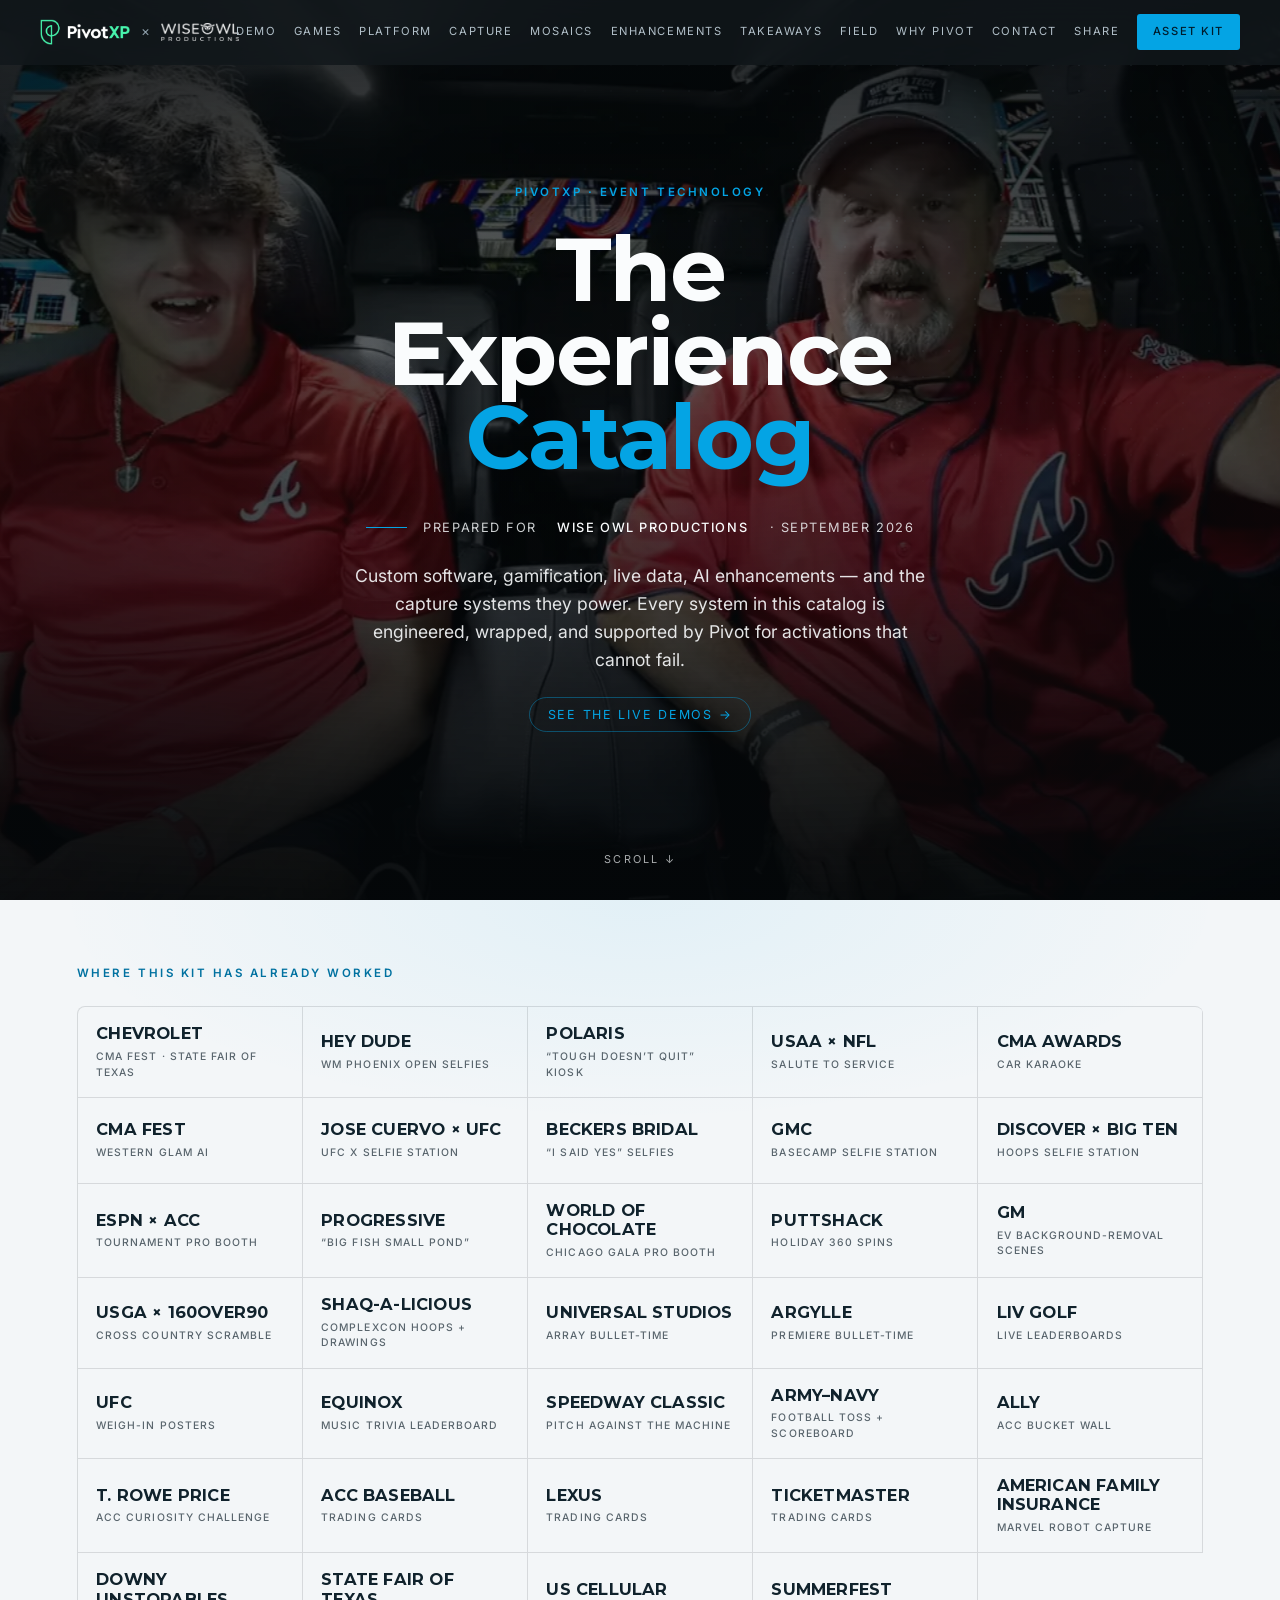
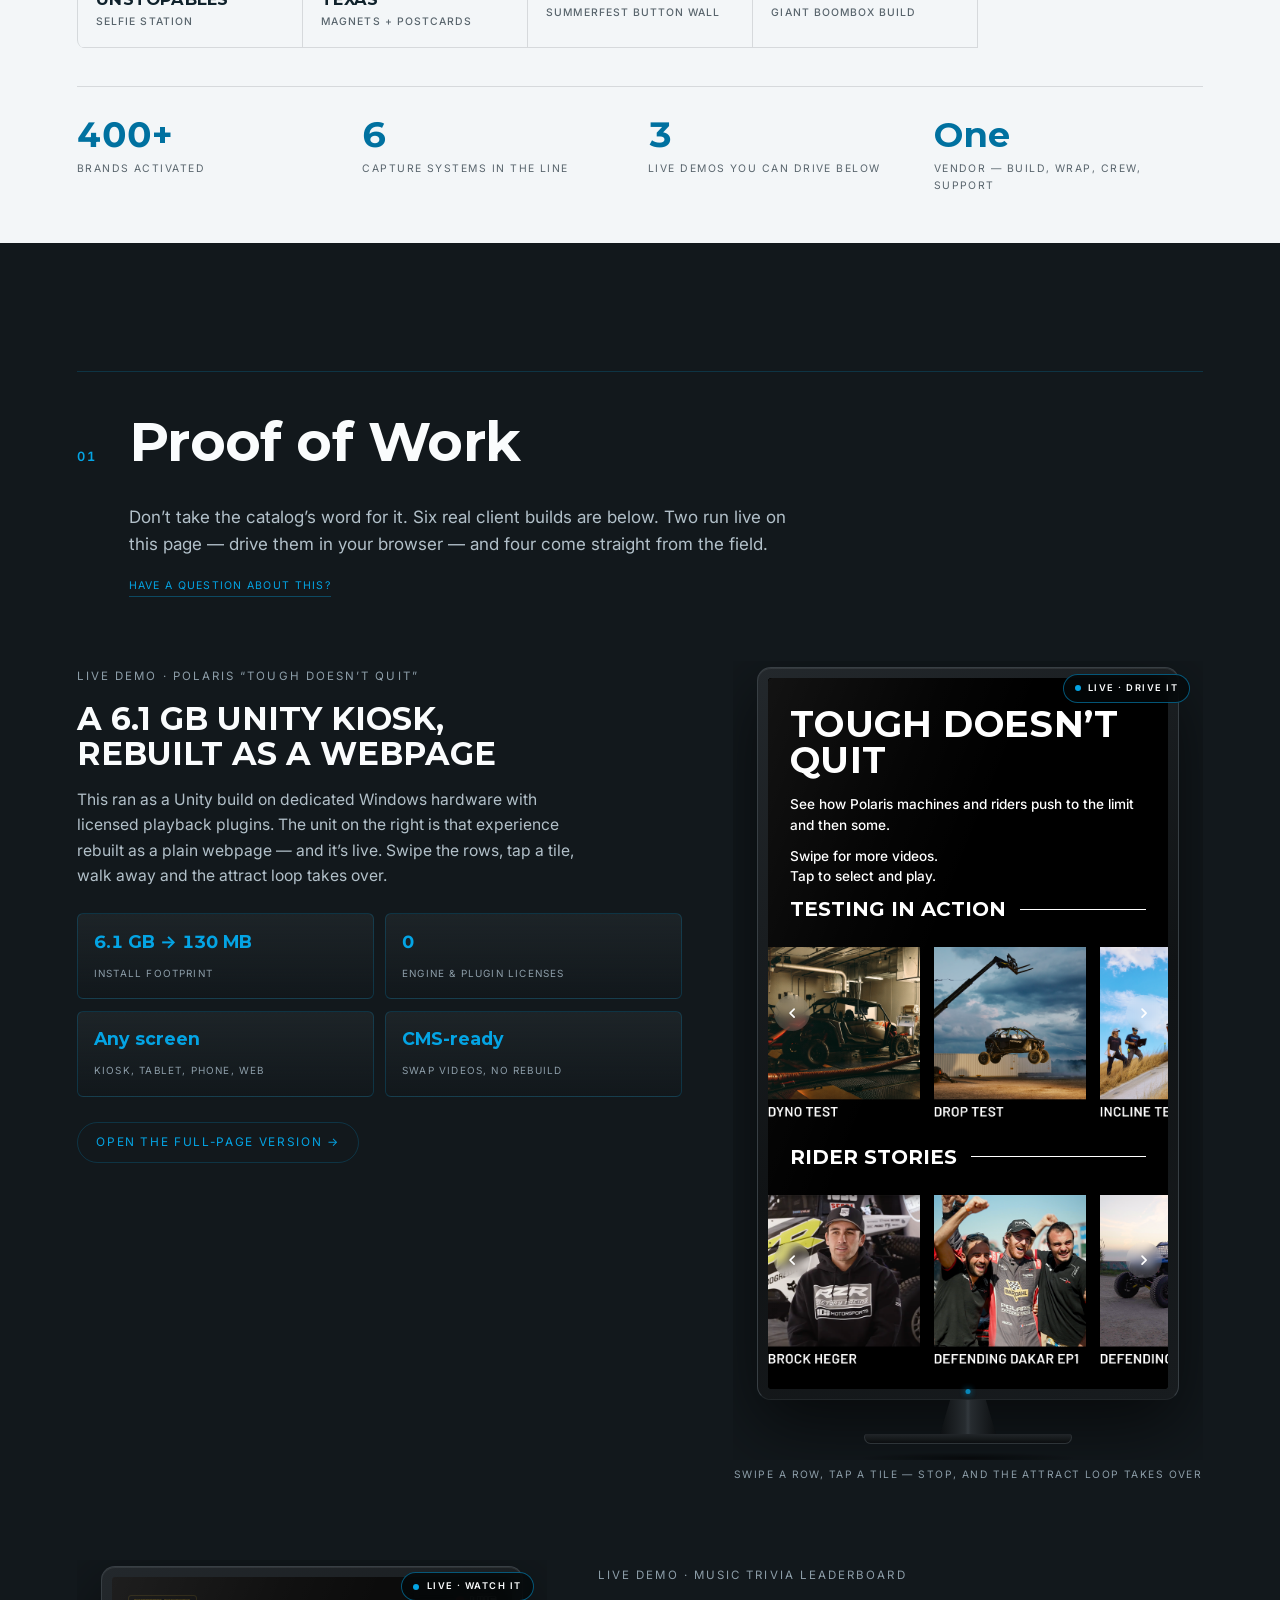
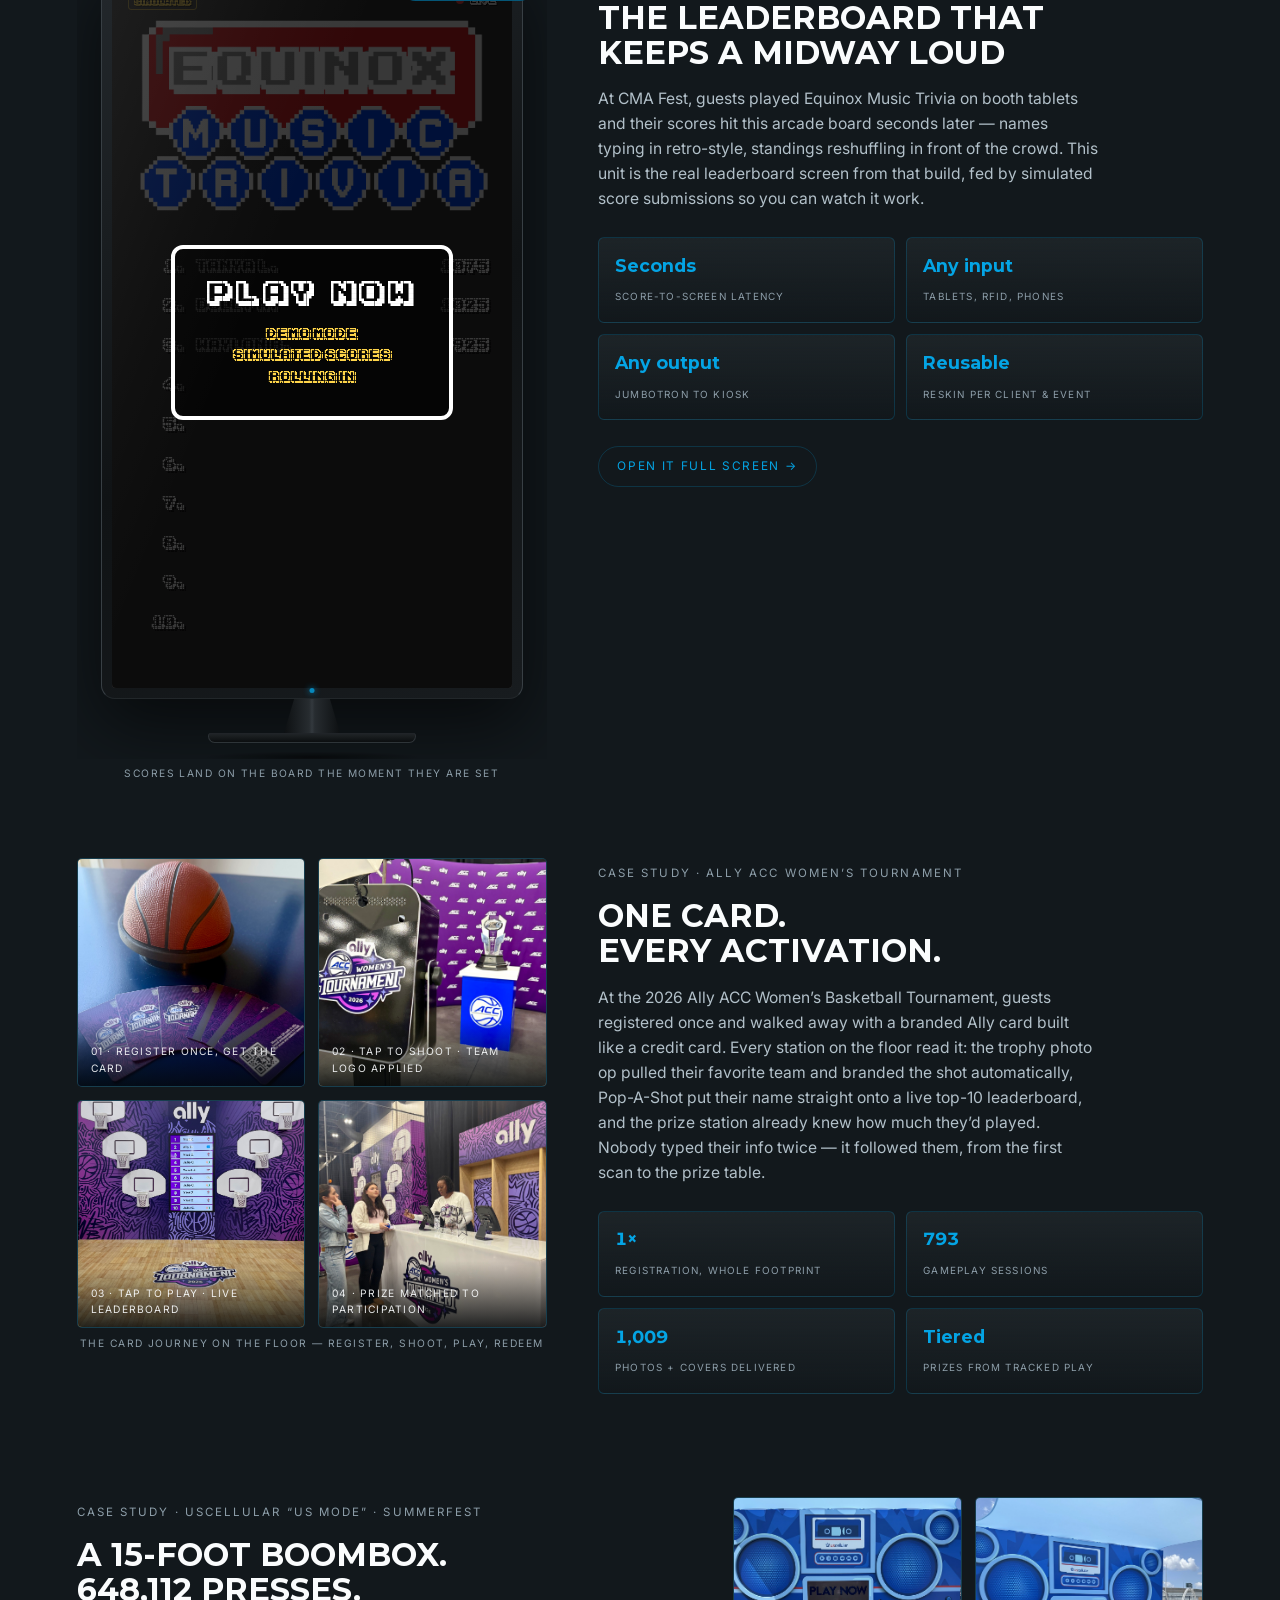
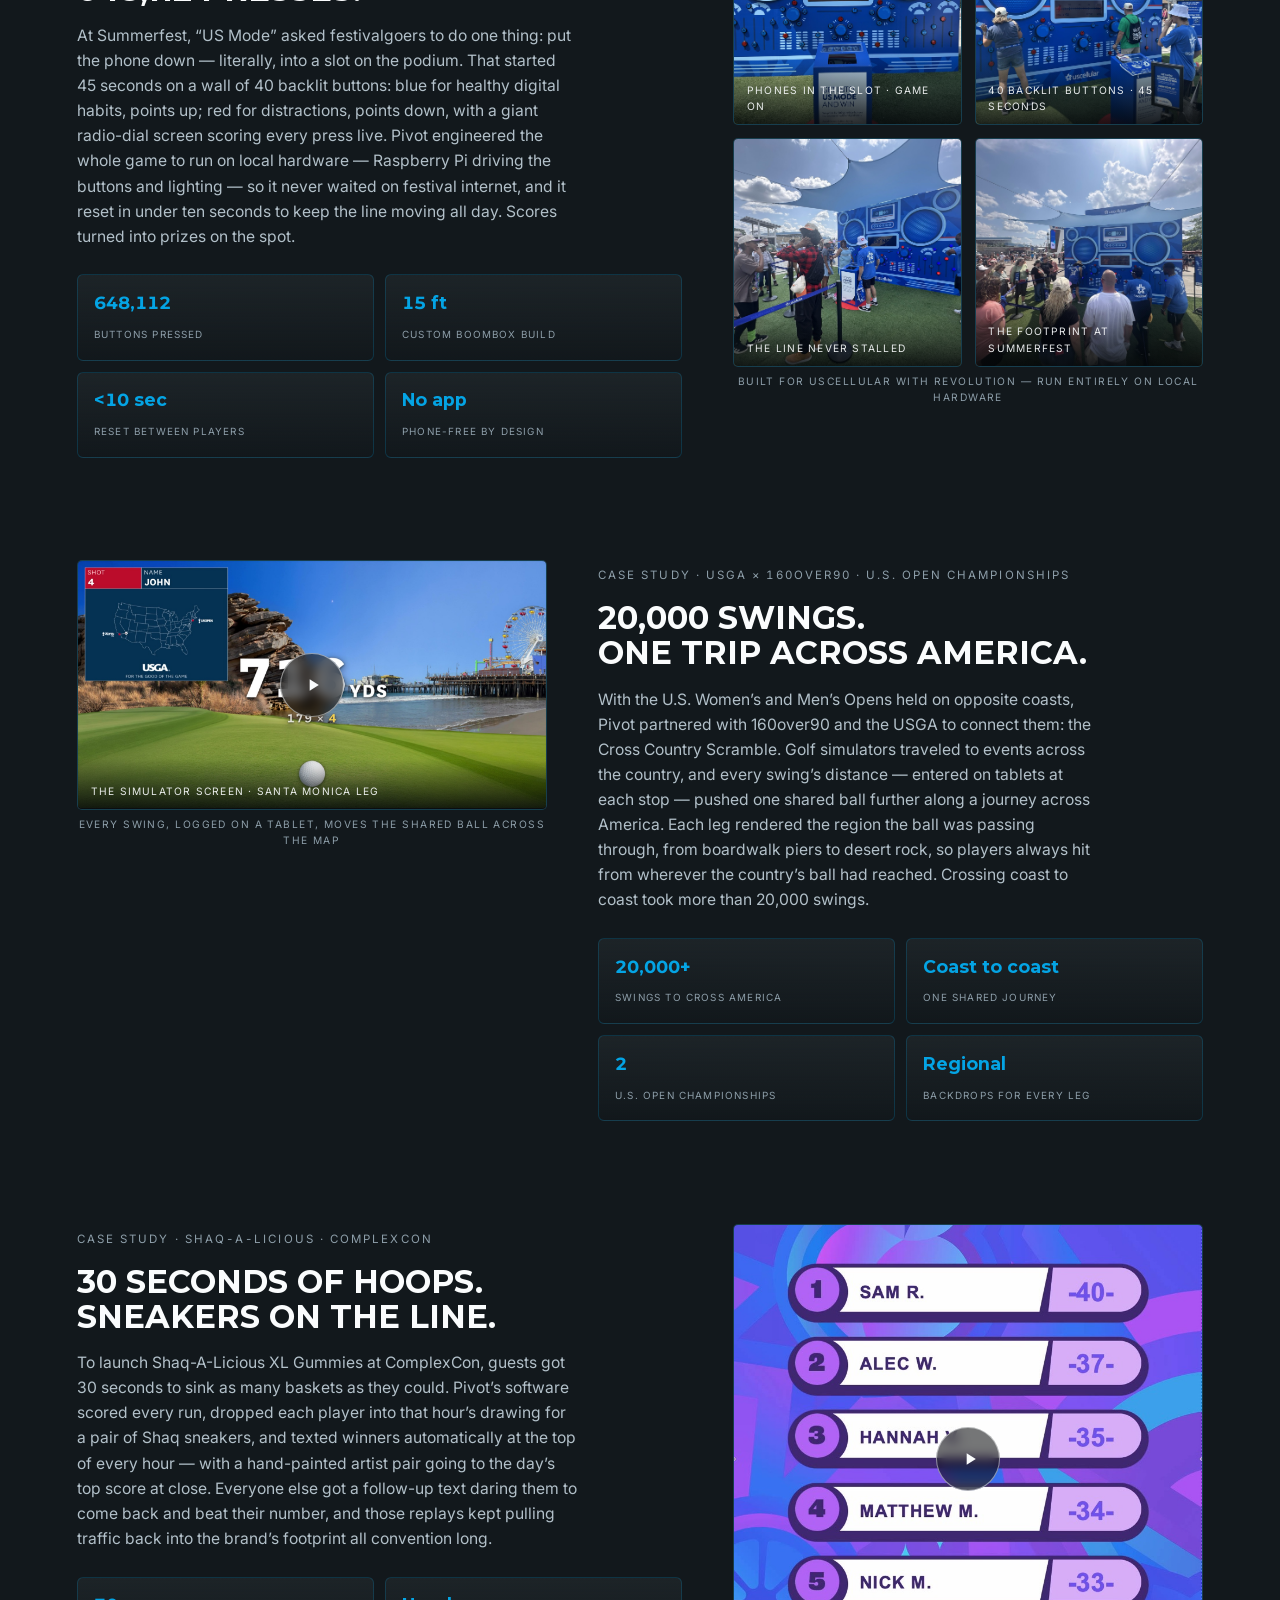
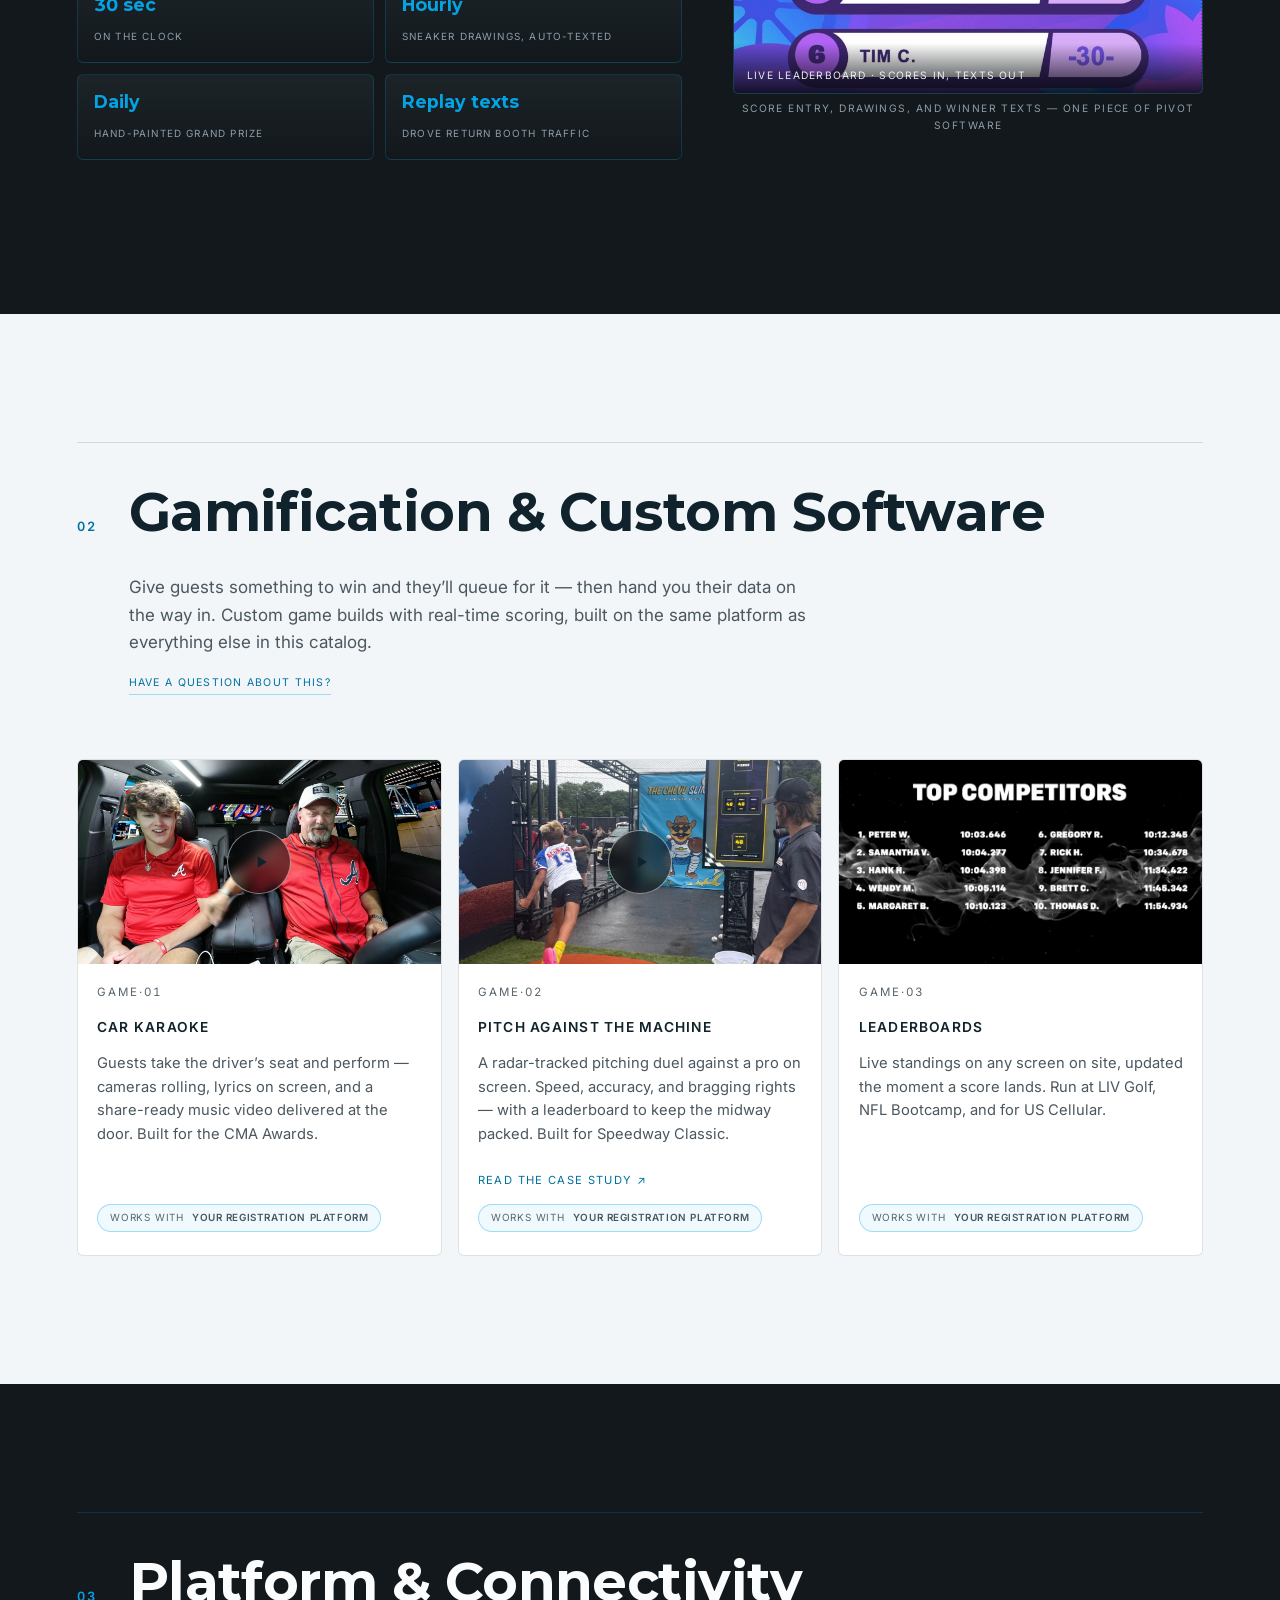
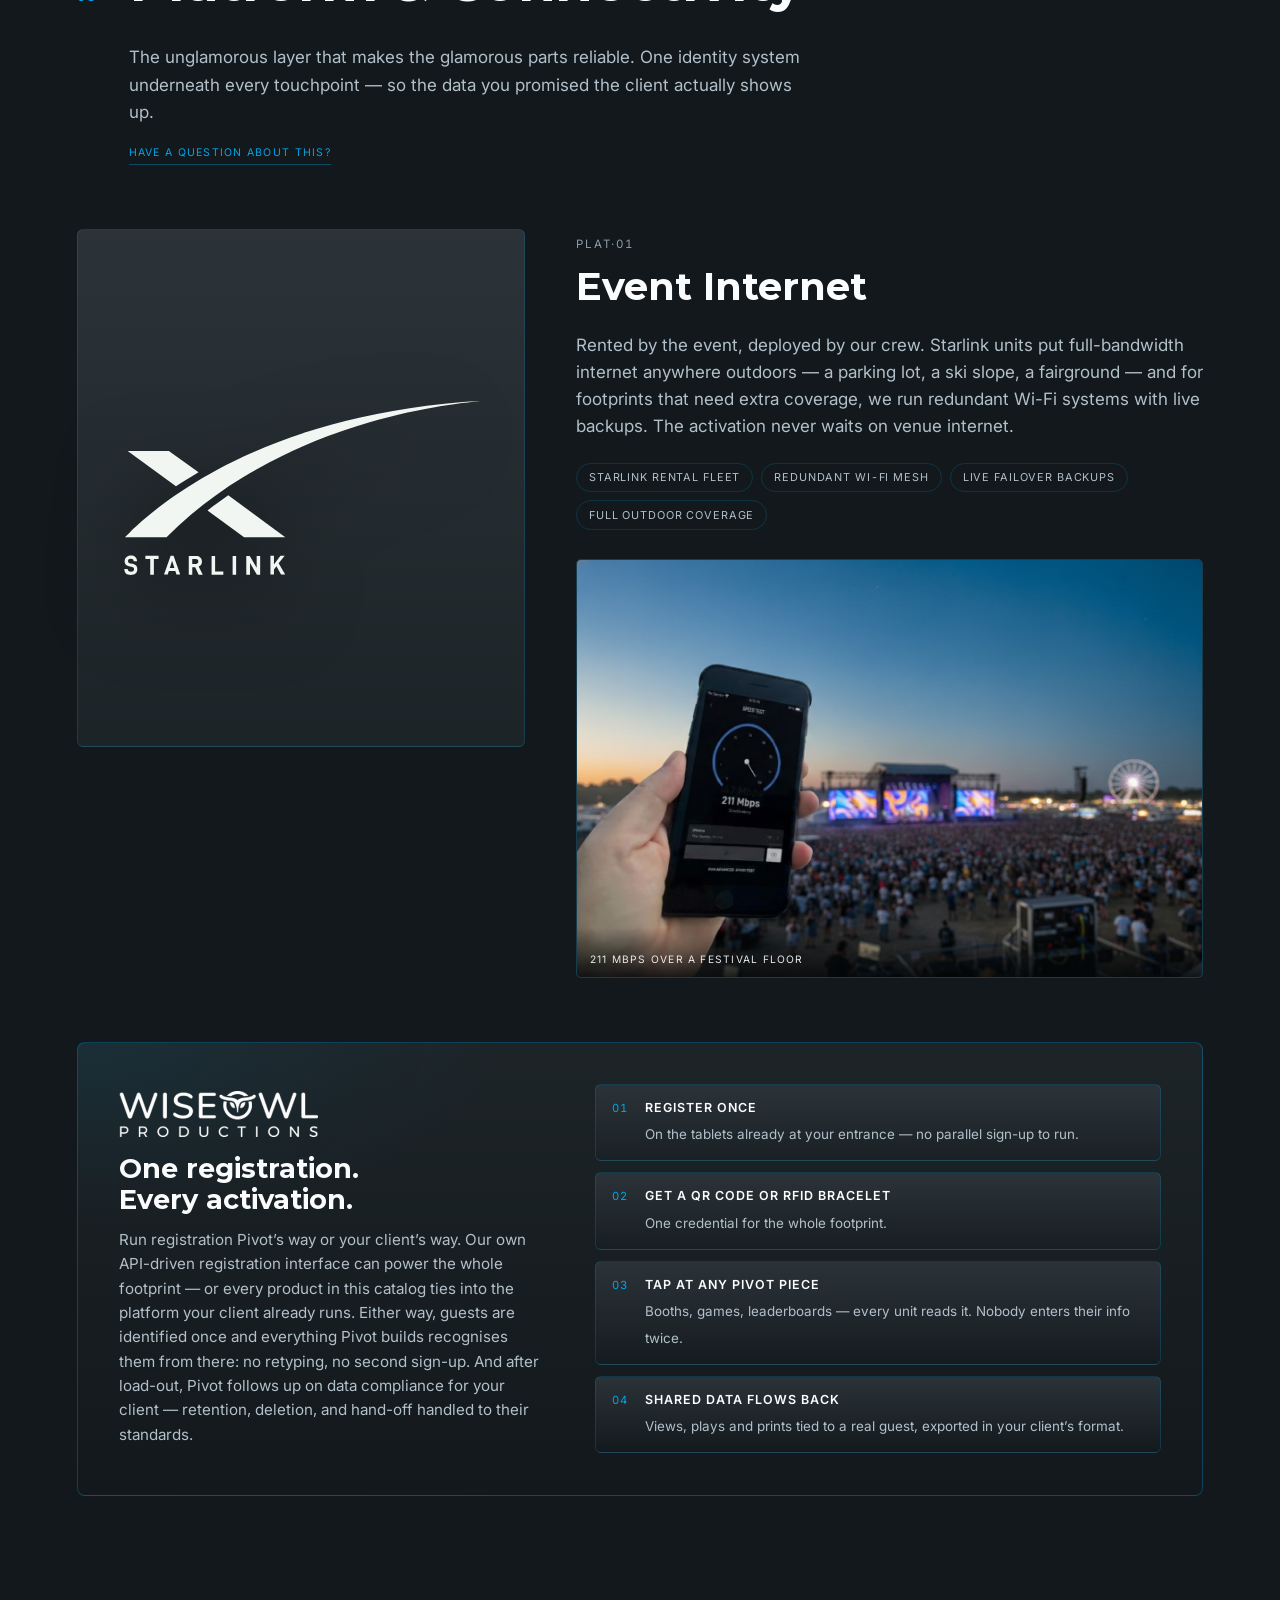
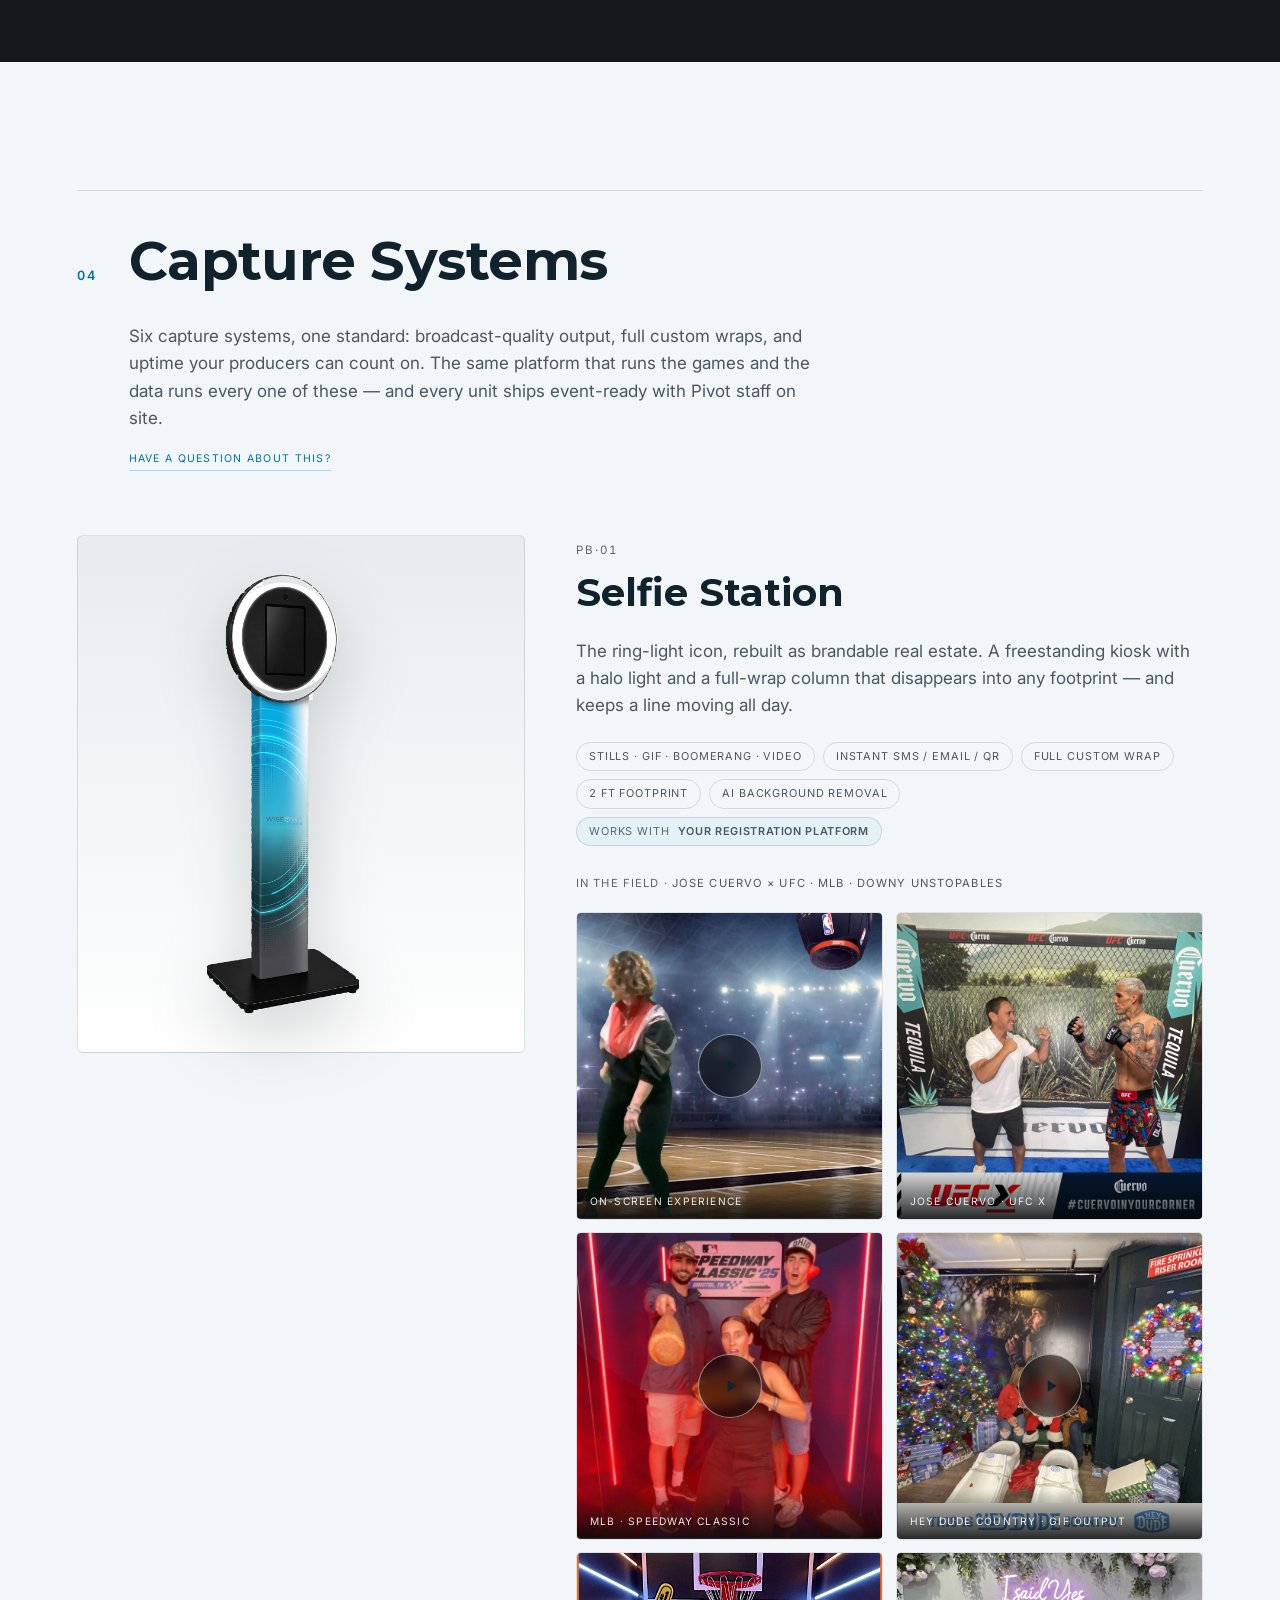
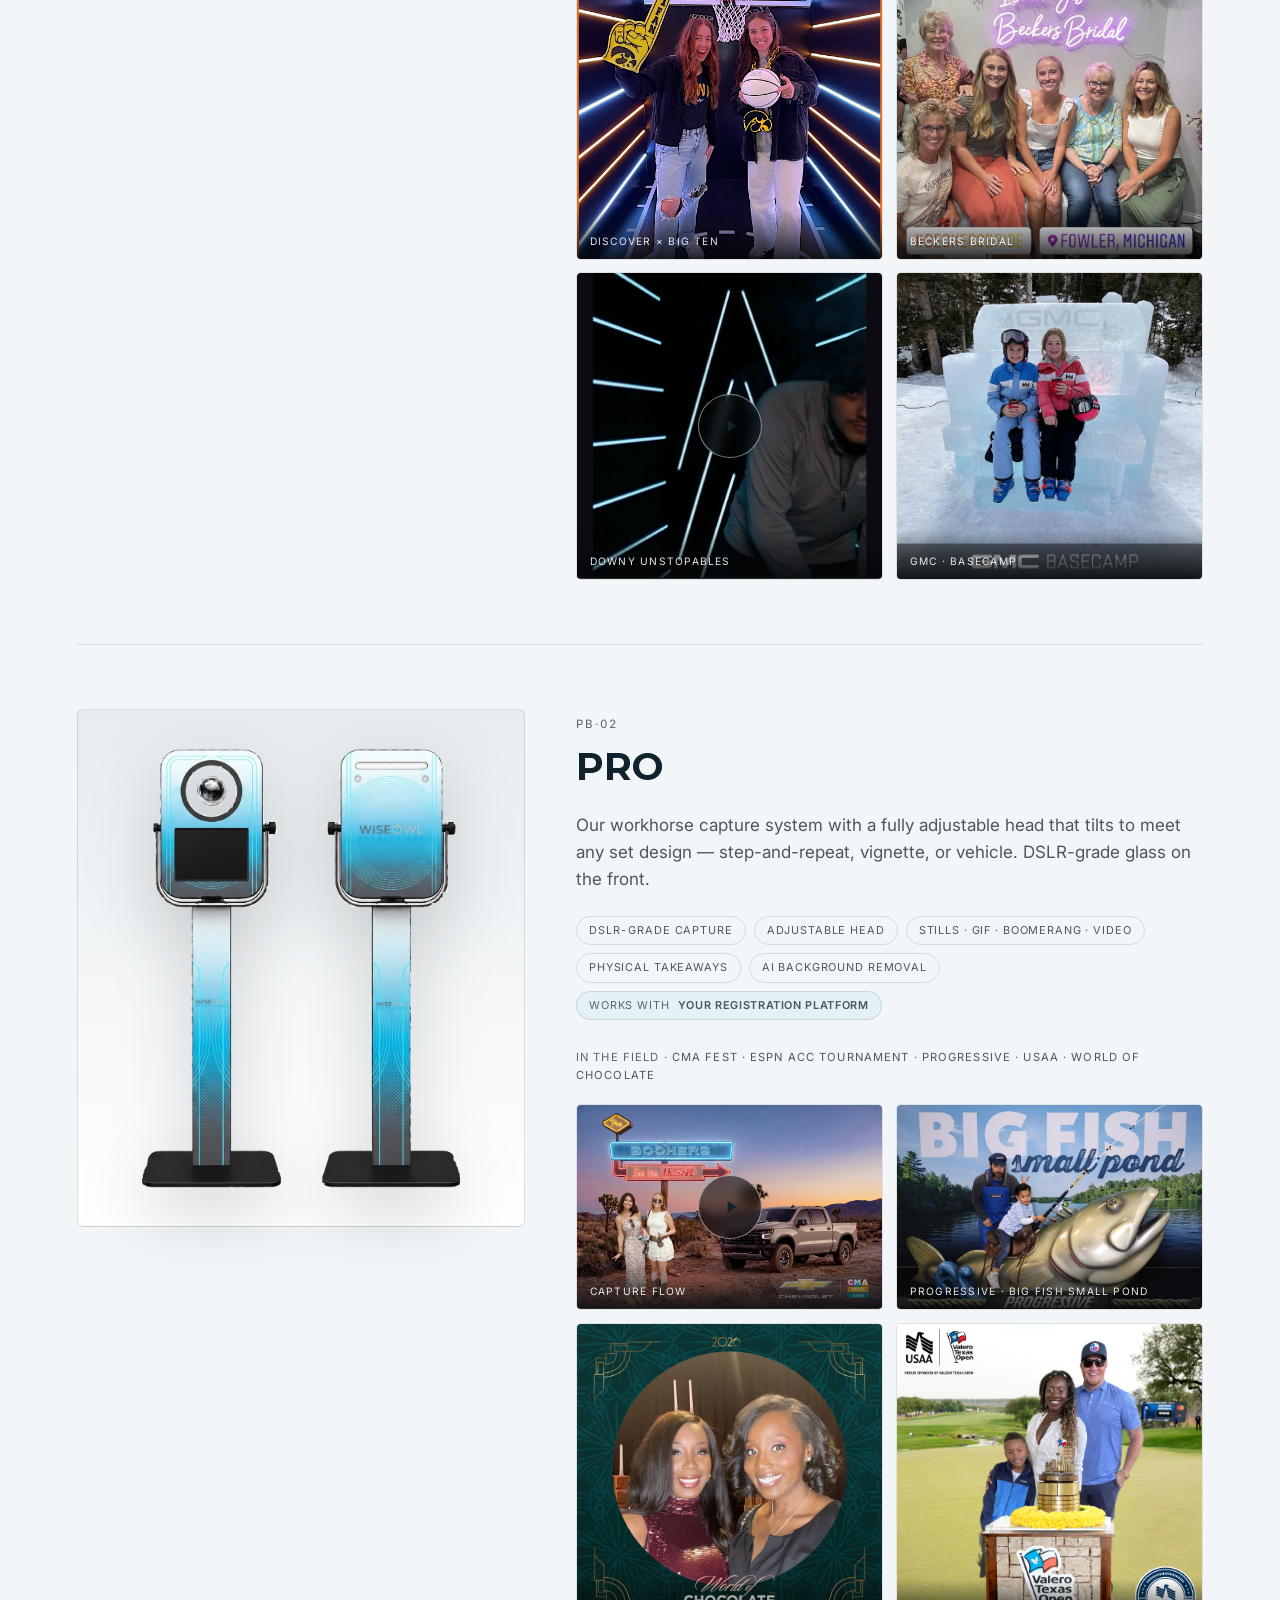
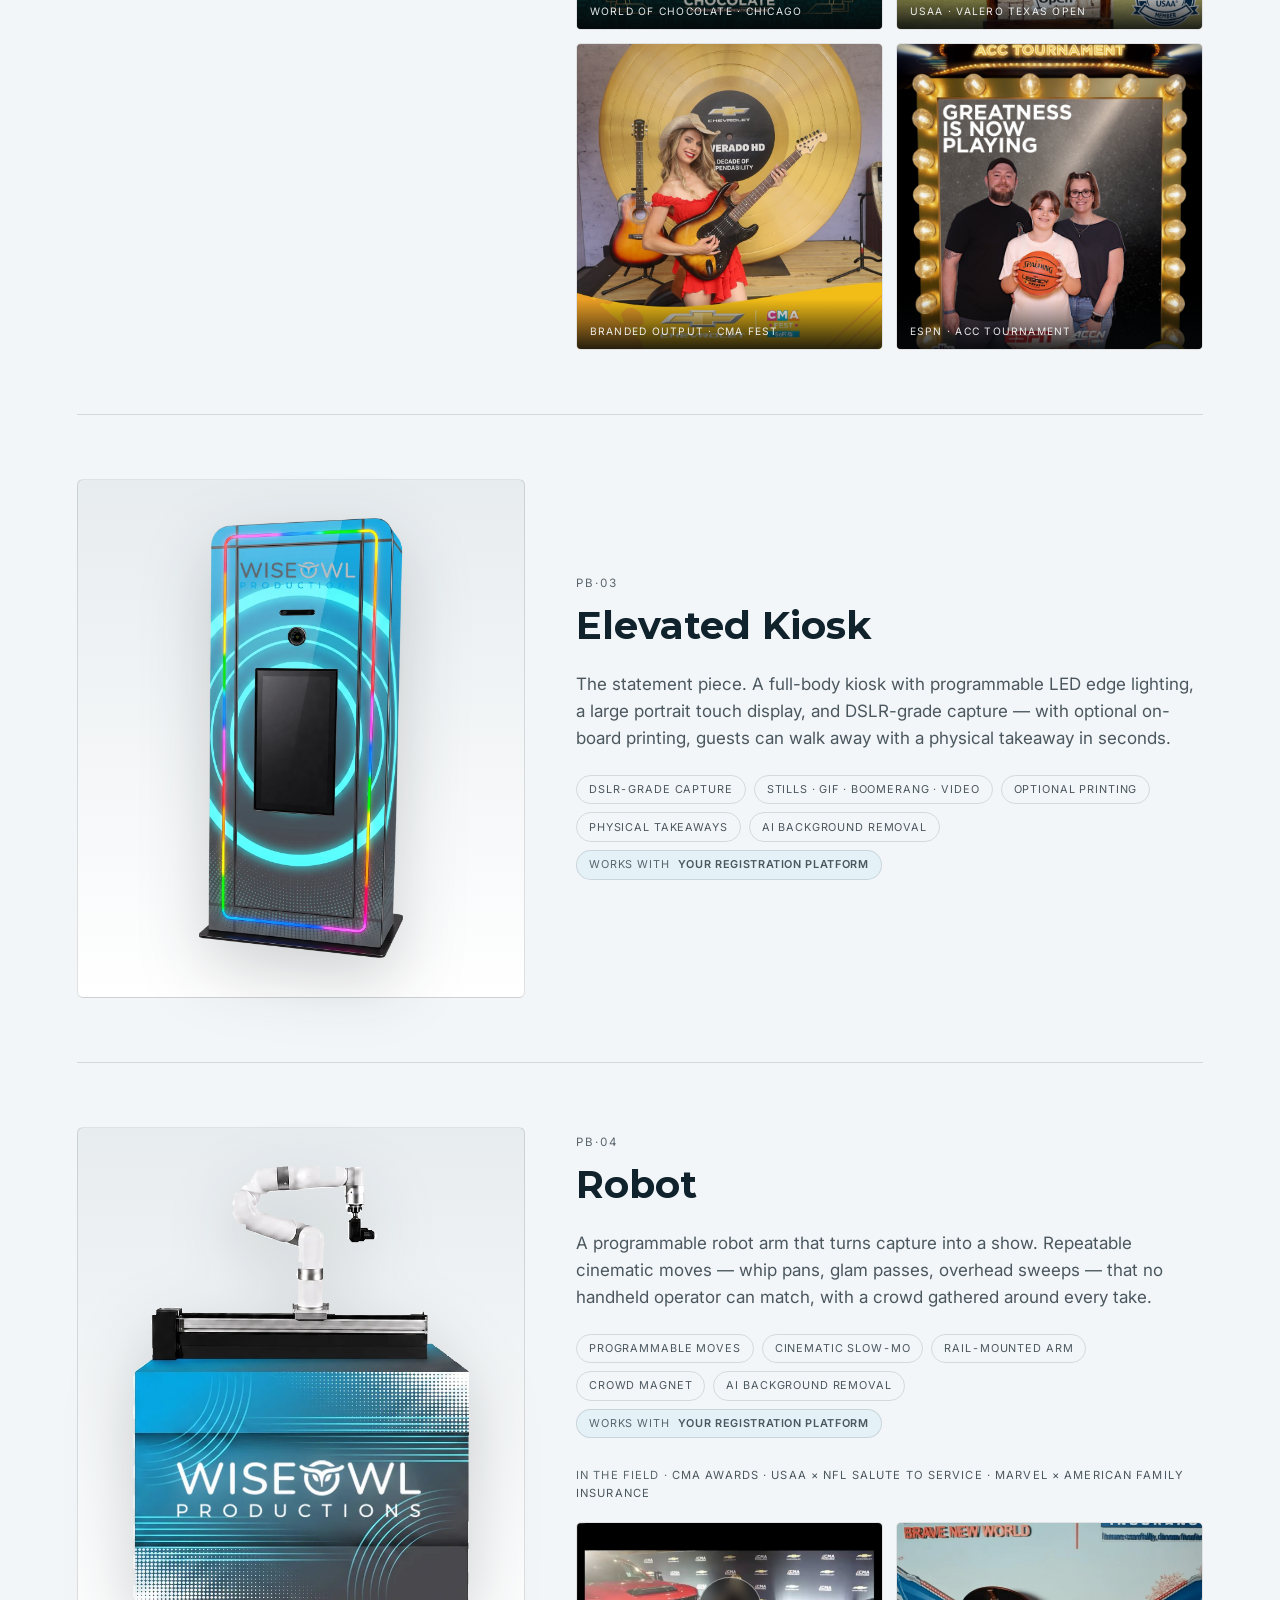
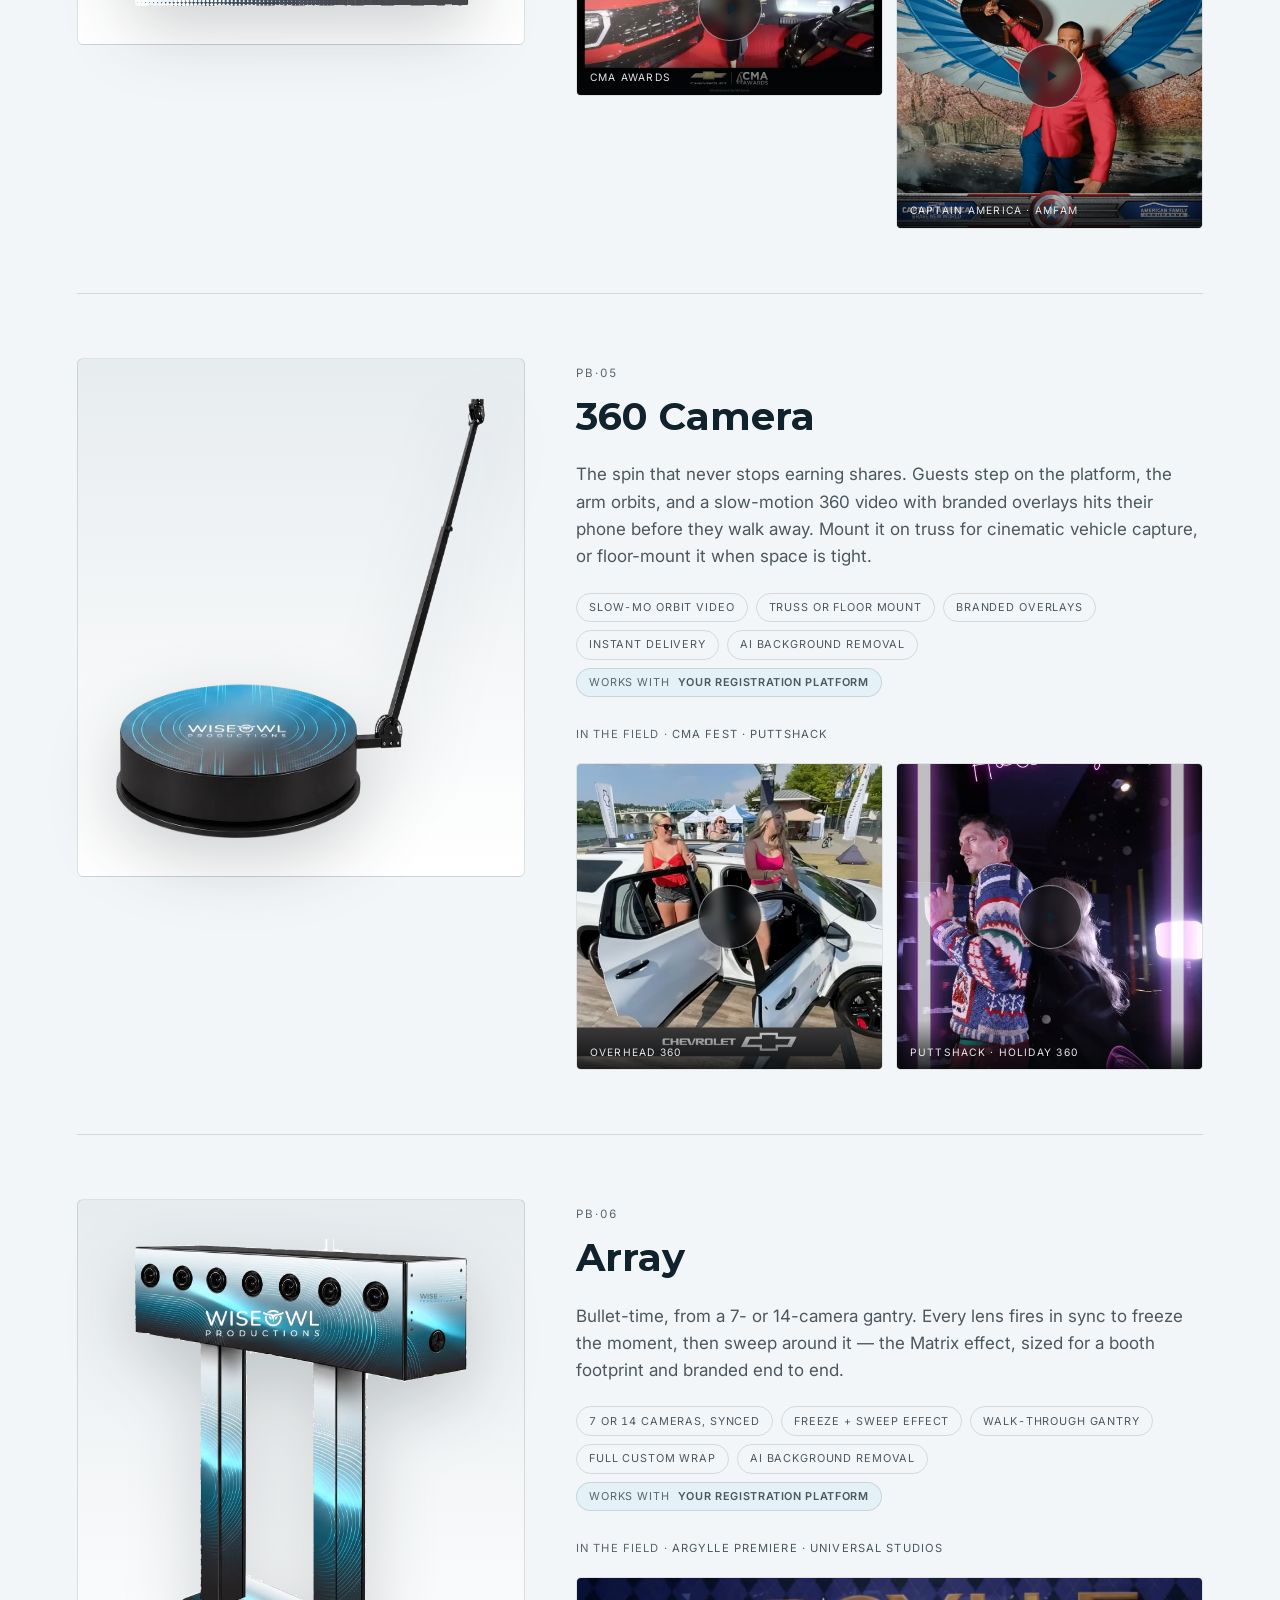
<file: index.html>
<!doctype html>
<html lang="en">
<head>
<meta charset="utf-8">
<meta name="viewport" content="width=device-width, initial-scale=1">
<meta name="robots" content="noindex, nofollow">
<title>Pivot × Wise Owl Productions — The Experience Catalog</title>
<meta name="description" content="PivotXP event technology catalog, prepared for Wise Owl Productions.">
<meta property="og:title" content="Pivot × Wise Owl Productions — The Experience Catalog">
<meta property="og:description" content="Event technology end to end — gamification, live data, AI enhancements, and capture systems, with two live demos you can drive in the browser.">
<!-- og:image must be absolute for scrapers. It points at the copy that actually holds
     the current card; the host comes from the build's base URL (brand.site.baseUrl),
     so it follows the build if it moves. -->
<meta property="og:image" content="https://wise-owl.catalogs.pivotxp.com/assets/img/og-cover.jpg?v=1">
<meta property="og:image:width" content="1200">
<meta property="og:image:height" content="630">
<meta property="og:image:alt" content="Pivot × Wise Owl Productions — The Experience Catalog">
<!-- no og:url on a private catalog, on purpose: scrapers fall back to the URL actually shared, so the
     preview card can never send someone to a different build than the link. -->
<meta property="og:type" content="website">
<meta name="twitter:card" content="summary_large_image">
<meta name="theme-color" content="#12181C">
<meta name="color-scheme" content="dark">
<link rel="preload" as="image" href="assets/img/hero-poster.webp" fetchpriority="high">
<link rel="preconnect" href="https://fonts.googleapis.com">
<link rel="preconnect" href="https://fonts.gstatic.com" crossorigin>
<link rel="stylesheet" href="https://fonts.googleapis.com/css2?family=Inter:wght@400..700&amp;display=swap">
<style>@font-face{font-family:"Montserrat";font-style:normal;font-weight:300;src:url(assets/fonts/Montserrat-300-500-700-1.woff2) format('woff2');font-display:block}
@font-face{font-family:"Montserrat";font-style:normal;font-weight:500;src:url(assets/fonts/Montserrat-300-500-700-1.woff2) format('woff2');font-display:block}
@font-face{font-family:"Montserrat";font-style:normal;font-weight:700;src:url(assets/fonts/Montserrat-300-500-700-1.woff2) format('woff2');font-display:block}
</style>
<link rel="icon" href="assets/img/brand-favicon.png" type="image/png">

<style>
:root{
  --bg:#12181C; --surface:#1D2428; --raise:#2B3338; --line:rgb(var(--mint-rgb)/.20);
  --ink:#FAFCFD; --muted:#B2C0C9; --dim:#8D9EA9;
  --mint:#04A4E4; --mint-deep:#0071A0; --mint-ink:#001D2D; --mint-lt:#5EC3FB; --mint-hi:#2CB4F5;
  --mint-rgb:4 164 228; --ground-deep-rgb:4 7 9; --ground-ink-rgb:22 29 33;
  --scrim-light-rgb:248 251 252; --dim-rgb:141 158 169; --ink-light-rgb:16 34 44;
  --accent:#04A4E4; --err:#FF7A7A;
  --shadow-art:drop-shadow(0 30px 40px rgba(0,0,0,.5));
  --disp:"Montserrat","Inter",system-ui,sans-serif; --body:"Inter",system-ui,-apple-system,"Segoe UI",Helvetica,Arial,sans-serif; --mono:"Inter",system-ui,-apple-system,"Segoe UI",Helvetica,Arial,sans-serif;
}
.band-light{
  --bg:#F3F6F8; --surface:#FFFFFF; --raise:#E7ECEF;
  --line:rgb(var(--ground-ink-rgb)/.13);
  --ink:#10222C; --muted:#4B575F; --dim:#59656D;
  --accent:#0071A0; --err:#A3231B; --mint-lt:#0071A0;
  --shadow-art:drop-shadow(0 24px 34px rgb(var(--ground-ink-rgb)/.20));
  background:var(--bg);color:var(--ink)
}
.band-dark{
  --bg:#12181C; --surface:#1D2428; --raise:#2B3338;
  --line:rgb(var(--mint-rgb)/.20);
  --ink:#FAFCFD; --muted:#B2C0C9; --dim:#8D9EA9;
  --accent:#04A4E4; --mint-lt:#5EC3FB; --err:#FF7A7A;
  --shadow-art:drop-shadow(0 30px 40px rgba(0,0,0,.5));
  background:var(--bg);color:var(--ink)
}
/* Static catalog stylesheet. The colour token blocks (:root palette, .band-light,
   .band-dark) are generated per client by h.webTokens() and inlined just above this
   file; only the layout and motion tokens that are not palette-driven live here. */
:root{
  --nav-h:66px;
  /* one motion vocabulary for the whole page: a long, decelerating curve that
     settles rather than stops, and a shorter one for direct interactions */
  --ease:cubic-bezier(.16,1,.3,1);
  --ease-soft:cubic-bezier(.4,0,.2,1);
}
*{margin:0;padding:0;box-sizing:border-box}
/* Anchor jumps used to bury the section heading under the fixed nav.
   scroll-padding clears the nav; the negative scroll-margin on <section> cancels the
   section's own decorative top padding, so a heading lands just below the bar instead
   of a screenful of empty space. Both track --nav-h, which grows when the nav wraps. */
html{scroll-behavior:smooth;scroll-padding-top:calc(var(--nav-h) + .5rem)}
section{scroll-margin-top:calc(-1 * clamp(4.5rem,10vw,9rem))}
@media(max-width:1020px){:root{--nav-h:104px}}
body{background:var(--bg);color:var(--ink);font-family:var(--body);font-size:17px;line-height:1.6;-webkit-font-smoothing:antialiased}
img,video{max-width:100%;display:block}
a{color:var(--accent);text-decoration:none}
a:focus-visible,button:focus-visible,[tabindex]:focus-visible{outline:2px solid var(--mint);outline-offset:3px}
::selection{background:var(--mint);color:var(--mint-ink)}
.skip{position:absolute;left:-9999px;top:0;z-index:200;background:var(--mint);color:var(--mint-ink);
  font-family:var(--mono);font-size:.75rem;letter-spacing:.12em;text-transform:uppercase;padding:.8rem 1.2rem;border-radius:0 0 4px 0}
.skip:focus{left:0}

/* ---------- light / dark bands ----------
   The page alternates grounds instead of committing to one. Almost every component
   already reads from tokens, so a band only has to redefine the token set and the
   cards, rules, pills and forms inside it follow. Colour comes from the artwork —
   the chrome stays close to monochrome. */
/* device bezels and the media caption scrim sit over artwork, so they stay dark on
   both grounds and are deliberately not tokenised */

/* ---------- type ---------- */
h1,h2,h3{font-family:var(--disp);text-wrap:balance}
/* lining, equal-width figures so the section numerals, stat values and unit codes
   sit on a consistent vertical rhythm instead of jittering per glyph */
.sec-head .num,.cred-stats b,.pg-stats .s b,.ib-flow .step i,.kicker,.cta-band a,
.specs span,.cred-stats i{font-variant-numeric:tabular-nums lining-nums}
.eyebrow{font-family:var(--mono);font-weight:600;font-size:.72rem;letter-spacing:.22em;text-transform:uppercase;color:var(--accent)}
.kicker{font-family:var(--mono);font-size:.72rem;letter-spacing:.18em;text-transform:uppercase;color:var(--dim)}

/* ---------- nav ---------- */
.nav{position:fixed;inset:0 0 auto 0;z-index:50;display:flex;align-items:center;gap:1.5rem;padding:.9rem clamp(1.2rem,4vw,2.5rem);background:color-mix(in srgb,var(--bg) 82%,transparent);backdrop-filter:blur(14px);border-bottom:1px solid transparent;transition:border-color .3s}
.nav.scrolled{border-bottom-color:var(--line)}
.nav .brand{display:flex;align-items:center;gap:.7rem}
.nav img{height:26px;width:auto}
.brand .bx{font-family:var(--mono);font-size:.85rem;color:var(--dim)}
.brand img.jm{height:18px;width:auto;opacity:.92}
.nav-links{display:flex;gap:1.1rem;margin-left:auto;align-items:center}
/* nowrap globally: a two-word label breaking onto a second line silently grows the
   bar past --nav-h, which is what every anchor offset is measured against */
.nav-links a{position:relative;white-space:nowrap;font-family:var(--mono);font-size:.7rem;letter-spacing:.14em;text-transform:uppercase;color:var(--muted);transition:color .2s}
.nav-links a:hover{color:var(--ink)}
.nav-links a:not(.btn-kit)::after{content:"";position:absolute;left:0;right:0;bottom:-.45rem;height:1px;background:var(--mint);
  transform:scaleX(0);transform-origin:left;transition:transform .25s ease}
.nav-links a.active{color:var(--ink)}
.nav-links a.active::after{transform:scaleX(1)}
@media(prefers-reduced-motion:reduce){.nav-links a:not(.btn-kit)::after{transition:none}}
.btn-kit{background:var(--mint);color:var(--mint-ink)!important;padding:.55rem 1rem;border-radius:3px;font-weight:500}
.btn-kit:hover{background:var(--mint-hi);color:var(--mint-ink)!important}
@media(max-width:1020px){
  .nav{flex-wrap:wrap;row-gap:.4rem;padding-bottom:.6rem}
  .nav-links{order:3;width:100%;margin-left:0;overflow-x:auto;scrollbar-width:none;gap:1.1rem;padding-bottom:.2rem}
  .nav-links::-webkit-scrollbar{display:none}
  .nav-links a{white-space:nowrap}
  .btn-kit{order:2;margin-left:auto}
}

/* ---------- cover ---------- */
/* centred stack: the left-aligned cover left roughly half the viewport empty on
   desktop, and a centred type stack over full-width artwork is the stronger open */
.cover{min-height:100svh;display:flex;flex-direction:column;justify-content:center;align-items:center;text-align:center;padding:clamp(5rem,10vh,8rem) clamp(1.2rem,6vw,5rem) 5rem;position:relative;overflow:hidden;background:
  radial-gradient(1200px 600px at 85% -10%,rgb(var(--mint-rgb)/.10),transparent 60%),
  radial-gradient(900px 500px at -10% 110%,rgb(var(--mint-rgb)/.06),transparent 60%),
  var(--bg)}
/* Full-bleed opening frame. The type-only cover read as a document title page;
   a real activation behind it — the build, the live board, a guest mid-throw —
   says what Pivot does before a word is read. */
.cover-media{position:absolute;inset:0;z-index:0;overflow:hidden}
.cover-media img,.cover-media video{width:100%;height:100%;object-fit:cover;object-position:50% 42%;
  transform:scale(1.06) translateY(calc(var(--drift,0) * .5));will-change:transform;
  /* the poster is the video's own first frame, so there is no flash when it starts */
  background:var(--bg)}
/* Scrim carries the contrast, so the headline never depends on what the photo is
   doing underneath it. Measured against the rendered pixels, not eyeballed. */
.cover-scrim{position:absolute;inset:0;z-index:1;pointer-events:none;background:
  linear-gradient(180deg,rgb(var(--ground-deep-rgb)/.80) 0%,rgb(var(--ground-deep-rgb)/.62) 34%,rgb(var(--ground-deep-rgb)/.72) 64%,rgb(var(--ground-deep-rgb)/.94) 100%),
  radial-gradient(120% 78% at 50% 45%,transparent 12%,rgb(var(--ground-deep-rgb)/.55) 78%)}
/* lift the hero copy above the scrim — but skip .scroll-cue, which is already
   absolutely positioned against the cover and carries its own z-index. Forcing
   position:relative on it dropped it into the flex flow, on top of the CTA. */
.cover>*:not(.cover-media):not(.cover-scrim):not(.scroll-cue){position:relative;z-index:2}
/* --drift is set from the scroll pass so the dot field trails the page slightly */
.cover::after{content:"";position:absolute;inset:0;z-index:1;background-image:radial-gradient(rgb(var(--dim-rgb)/.10) 1px,transparent 1px);background-size:26px 26px;background-position:0 var(--drift,0);mask-image:radial-gradient(700px 500px at 80% 20%,#000 20%,transparent 75%);pointer-events:none;will-change:background-position}
.cover .scroll-cue{transition:opacity .4s var(--ease-soft)}
.cover .eyebrow{margin-bottom:1.6rem}
.cover h1{font-size:clamp(2.4rem,7vw,7rem);font-weight:700;line-height:.94;letter-spacing:-.02em;max-width:13ch;margin-inline:auto}
.cover h1 em{font-style:normal;color:var(--mint)}
.cover .prep{margin-top:2.4rem;display:flex;flex-wrap:wrap;align-items:center;justify-content:center;gap:.6rem 1rem;font-family:var(--mono);font-size:.8rem;letter-spacing:.12em;text-transform:uppercase;color:rgb(var(--scrim-light-rgb)/.82)}
.cover .prep b{color:var(--ink);font-weight:500}
.cover .prep::before{content:"";width:2.6rem;height:1px;background:var(--mint)}
.cover p.lede{margin-top:1.5rem;max-width:52ch;margin-inline:auto;color:rgb(var(--scrim-light-rgb)/.90);font-size:1.1rem}
.cover .demo-cue{margin-top:1.6rem}
.cover .demo-cue a{font-family:var(--mono);font-size:.78rem;letter-spacing:.14em;text-transform:uppercase;border:1px solid rgb(var(--mint-rgb)/.4);border-radius:99px;padding:.55rem 1.1rem;transition:background .2s,border-color .2s}
.cover .demo-cue a:hover{background:rgb(var(--mint-rgb)/.12);border-color:var(--mint)}
.cover .scroll-cue{position:absolute;z-index:2;bottom:2rem;left:0;right:0;text-align:center;font-family:var(--mono);font-size:.68rem;letter-spacing:.2em;text-transform:uppercase;color:rgb(var(--scrim-light-rgb)/.68);animation:cue 2.6s ease-in-out infinite}
@keyframes cue{50%{transform:translateY(6px);opacity:.5}}
@media(prefers-reduced-motion:reduce){.cover .scroll-cue{animation:none}}

/* ---------- section chrome ---------- */
section{padding:clamp(4.5rem,10vw,9rem) clamp(1.2rem,6vw,5rem)}
.sec-head{display:grid;grid-template-columns:auto 1fr;gap:1.2rem 2rem;align-items:baseline;border-top:1px solid var(--line);padding-top:1.6rem;margin-bottom:clamp(2.5rem,5vw,4rem)}
.sec-head .num{font-family:var(--mono);font-weight:600;font-size:.8rem;color:var(--accent);letter-spacing:.15em}
.sec-head h2{font-size:clamp(1.45rem,4.5vw,3.4rem);font-weight:700;letter-spacing:-.01em;overflow-wrap:anywhere}
.sec-head p{grid-column:2;max-width:62ch;color:var(--muted)}

/* ---------- product spreads ---------- */
.product{display:grid;grid-template-columns:minmax(0,5fr) minmax(0,7fr);gap:clamp(1.5rem,4vw,4rem);align-items:start;padding:clamp(2.5rem,5vw,4rem) 0;border-top:1px solid var(--line)}
.product:first-of-type{border-top:none;padding-top:0}
/* a spread with no field media has a short info column next to a full-height
   render; centring it beats leaving ~220px of dead space under the copy */
.product:not(:has(.media)){align-items:center}
.product .stage{background:linear-gradient(180deg,var(--raise),var(--surface));border:1px solid var(--line);border-radius:6px;padding:clamp(1.5rem,3vw,2.6rem);display:flex;align-items:center;justify-content:center;position:sticky;top:5.2rem}
.product .stage img{max-height:440px;width:auto;max-width:100%;filter:var(--shadow-art)}
.product .info .kicker{margin-bottom:.5rem}
.product h3{font-size:clamp(1.6rem,3.2vw,2.4rem);font-weight:700;margin-bottom:.9rem}
.product .desc{color:var(--muted);max-width:60ch;margin-bottom:1.4rem}
.specs{display:flex;flex-wrap:wrap;gap:.5rem;margin-bottom:1.8rem}
.specs span{font-family:var(--mono);font-size:.68rem;letter-spacing:.08em;text-transform:uppercase;color:var(--muted);border:1px solid var(--line);border-radius:99px;padding:.32rem .75rem}
.seen{font-family:var(--mono);font-size:.7rem;letter-spacing:.1em;text-transform:uppercase;color:var(--dim);margin-bottom:1.2rem}
.seen b{color:var(--muted);font-weight:400}
@media(max-width:960px){.product{grid-template-columns:1fr}.product .stage{position:static}.product .stage img{max-height:320px}}

/* ---------- media grids ---------- */
.media{display:grid;gap:.8rem;grid-template-columns:repeat(auto-fit,minmax(230px,1fr));align-items:start}
.media figure{position:relative;border-radius:5px;overflow:hidden;background:var(--surface);border:1px solid var(--line);cursor:zoom-in}
.media img,.media video{width:100%;height:auto}
/* tile shapes: .sq crops a portrait tile to match its square neighbors;
   .wide spans the full row so an odd tile count never strands dead space */
.media figure.sq img,.media figure.sq video{aspect-ratio:1/1;object-fit:cover}
.media figure.wide{grid-column:1/-1}
.media figure.wide img,.media figure.wide video{aspect-ratio:2.05/1;object-fit:cover}
@media(max-width:520px){.media figure.wide img,.media figure.wide video{aspect-ratio:4/3}}
/* posters load on approach, so give the video box a branded fill rather than
   letting an empty frame flash black against the page */
video{background:var(--raise)}

.media figcaption{position:absolute;inset:auto 0 0 0;padding:1.5rem .8rem .6rem;font-family:var(--mono);font-size:.64rem;letter-spacing:.12em;text-transform:uppercase;color:rgb(var(--scrim-light-rgb)/.92);background:linear-gradient(transparent,rgb(var(--ground-deep-rgb)/.85));pointer-events:none}
.vwrap{position:relative;cursor:pointer}
.vwrap .playbtn{position:absolute;inset:0;margin:auto;width:64px;height:64px;border-radius:50%;border:1px solid rgb(var(--scrim-light-rgb)/.5);background:rgb(var(--ground-deep-rgb)/.55);backdrop-filter:blur(6px);display:flex;align-items:center;justify-content:center;transition:transform .2s,background .2s;pointer-events:none}
.vwrap:hover .playbtn{transform:scale(1.08);background:rgb(var(--mint-rgb)/.25)}

/* ---------- mosaics ---------- */
.tight-bottom{padding-bottom:clamp(1.5rem,3vw,2.5rem)}
.tight-top{padding-top:clamp(2rem,4.5vw,4rem)}
.mosaic-demo{max-width:1100px;margin:0 auto;padding:0 1.2rem}
.mosaic-frame{position:relative;border-radius:6px;overflow:hidden;border:1px solid var(--line);background:rgb(var(--ground-deep-rgb));cursor:pointer}
.mosaic-frame canvas{display:block;width:100%;height:auto}
.mosaic-cap{margin:.7rem 0 0;font-family:var(--mono);font-size:.66rem;letter-spacing:.12em;text-transform:uppercase;color:var(--muted);text-align:center}
.mosaic-points{display:grid;gap:.8rem;grid-template-columns:repeat(auto-fit,minmax(210px,1fr));margin-top:1.6rem}
.mosaic-points div{border:1px solid var(--line);border-radius:5px;padding:.9rem 1rem;background:var(--surface)}
.mosaic-points b{display:block;font-size:.85rem;margin-bottom:.25rem}
.mosaic-points span{font-size:.8rem;color:var(--muted);line-height:1.45}
.playbtn svg{width:20px;height:20px;fill:var(--ink);margin-left:3px}

/* ---------- enhancement / takeaway cards ---------- */
.cards{display:grid;gap:1rem;grid-template-columns:repeat(auto-fit,minmax(260px,1fr));align-items:stretch}
.card{background:var(--surface);border:1px solid var(--line);border-radius:6px;overflow:hidden;display:flex;flex-direction:column}
.card .art{aspect-ratio:4/3;overflow:hidden;position:relative;background:var(--raise);cursor:zoom-in}
#gamification-cards .card .art{aspect-ratio:16/9}
/* Enhancement source art runs square, 2:3 portrait and 3:2 landscape. A single square
   crop keeps the grid even; object-position biases up so faces survive. Full frame is
   one click away in the lightbox. */
#enhancements .card .art{aspect-ratio:1/1}
/* six cards: hold them to three across so they read as 3×2 rather than 4+2,
   and the artwork gets the extra width it deserves */
@media(min-width:1080px){#enhancements .cards{grid-template-columns:repeat(3,1fr)}}
.card .art img,.card .art video{width:100%;height:100%;object-fit:cover}
#enhancements .card .art img,#enhancements .card .art video{object-position:center 30%}
.card .txt{padding:1.2rem 1.2rem 1.4rem}
/* Montserrat is the display face — it earns its keep at h1/h2/h3 sizes and gets muddy
   at ~1rem uppercase. Small headings run in the UI grotesk with real tracking. */
.card h3{font-family:var(--body);font-weight:600;text-transform:uppercase;font-size:.86rem;letter-spacing:.09em;margin-bottom:.55rem;color:var(--ink)}
.card p{color:var(--muted);font-size:.92rem}
.card .kicker{display:block;margin-bottom:.5rem}
.card a.case{display:inline-block;margin-top:.7rem;font-family:var(--mono);font-size:.7rem;letter-spacing:.12em;text-transform:uppercase}
.card a.case::after{content:" ↗"}

/* ---------- platform ---------- */
.plat{display:grid;gap:1rem;grid-template-columns:repeat(auto-fit,minmax(240px,1fr))}
.plat .p{border:1px solid var(--line);border-radius:6px;padding:1.5rem;background:linear-gradient(180deg,var(--surface),transparent)}
.plat .p svg{width:26px;height:26px;stroke:var(--accent);fill:none;stroke-width:1.5;margin-bottom:1rem}
.plat h3{font-family:var(--body);font-weight:600;text-transform:uppercase;font-size:.84rem;letter-spacing:.09em;margin-bottom:.6rem}
.plat p{color:var(--muted);font-size:.9rem}

/* ---------- asset kit band ---------- */
.kit{margin:0 clamp(1.2rem,6vw,5rem);border:1px solid var(--mint-deep);border-radius:8px;background:
  radial-gradient(600px 300px at 90% 0%,rgb(var(--mint-rgb)/.14),transparent 60%),var(--surface);
  padding:clamp(2rem,5vw,3.5rem);display:grid;grid-template-columns:1fr auto;gap:2rem;align-items:center}
.kit h2{font-size:clamp(1.5rem,3.4vw,2.4rem);font-weight:700;text-transform:uppercase;margin-bottom:.7rem}
.kit p{color:var(--muted);max-width:52ch}
.kit .actions{display:flex;flex-direction:column;gap:.7rem}
.kit .actions a{font-family:var(--mono);font-size:.78rem;letter-spacing:.1em;text-transform:uppercase;text-align:center;padding:.9rem 1.6rem;border-radius:4px}
.kit .actions .primary{background:var(--mint);color:var(--mint-ink);font-weight:500}
.kit .actions .primary:hover{background:var(--mint-hi)}
.kit .actions .ghost{border:1px solid var(--line);color:var(--muted)}
.kit .actions .ghost:hover{color:var(--ink);border-color:var(--muted)}
@media(max-width:800px){.kit{grid-template-columns:1fr}}

/* ---------- credibility band ---------- */
/* no bottom rule: the following .sec-head already draws one, and at this spacing
   the pair reads as a stray double line */
.cred{padding:clamp(2.6rem,5vw,4.2rem) clamp(1.2rem,6vw,5rem) clamp(2rem,4vw,3rem);
  background:radial-gradient(900px 340px at 50% 0%,rgb(var(--mint-rgb)/.07),transparent 65%)}
.cred .eyebrow{margin-bottom:1.5rem}
/* client wall: a hairline grid reads as evidence, where an inline list of names
   read as a list. Borders live on the cells (right+bottom) with the container
   supplying top+left, rather than a gap over a coloured container — that trick
   paints the container colour through any empty cells in a short last row. */
.cred-wall{display:grid;grid-template-columns:repeat(auto-fit,minmax(200px,1fr));
  border-top:1px solid var(--line);border-left:1px solid var(--line);
  border-radius:8px;overflow:hidden;margin-bottom:2.4rem}
/* 25 entries divide evenly only by five, so pin five across once there is room */
@media(min-width:1180px){.cred-wall{grid-template-columns:repeat(5,1fr)}}
.cred-wall>div{border-right:1px solid var(--line);border-bottom:1px solid var(--line);
  padding:1.05rem 1.15rem;display:flex;flex-direction:column;justify-content:center;
  min-height:5.4rem;transition:background .4s var(--ease-soft)}
.cred-wall>div:hover{background:var(--surface)}
.cred-wall b{font-family:var(--disp);font-weight:700;text-transform:uppercase;
  font-size:1.02rem;letter-spacing:.012em;line-height:1.18;color:var(--ink)}
.cred-wall span{margin-top:.34rem;font-family:var(--body);font-size:.65rem;font-weight:500;
  letter-spacing:.1em;text-transform:uppercase;color:var(--dim);line-height:1.5}
@media(max-width:560px){.cred-wall>div{min-height:0;padding:.9rem 1rem}}
.cred-stats{display:grid;grid-template-columns:repeat(auto-fit,minmax(170px,1fr));gap:1.4rem 1rem;
  border-top:1px solid var(--line);padding-top:1.9rem}
.cred-stats b{display:block;font-family:var(--disp);font-weight:700;font-size:clamp(1.5rem,2.8vw,2.2rem);
  color:var(--accent);line-height:1}
.cred-stats i{display:block;margin-top:.45rem;font-style:normal;font-family:var(--mono);font-size:.65rem;
  letter-spacing:.14em;text-transform:uppercase;color:var(--dim);line-height:1.7}

/* ---------- mid-page call to action ---------- */
/* the band sits between two sections, so their padding would otherwise stack into
   a ~200px dead gap; #why gives up its bottom padding to the band instead */
.before-cta{padding-bottom:clamp(1.5rem,3vw,2.5rem)}
.cta-band{margin:0 clamp(1.2rem,6vw,5rem);padding:clamp(1.6rem,3.5vw,2.4rem) clamp(1.5rem,4vw,2.8rem);
  border:1px solid var(--mint-deep);border-radius:8px;display:flex;flex-wrap:wrap;gap:1.2rem 2rem;
  align-items:center;justify-content:space-between;background:linear-gradient(100deg,rgb(var(--mint-rgb)/.10),transparent 70%),var(--surface)}
.cta-band p{font-family:var(--disp);font-weight:700;text-transform:uppercase;font-size:clamp(1.05rem,2vw,1.5rem);line-height:1.2}
.cta-band span{display:block;font-family:var(--body);font-weight:400;text-transform:none;font-size:.93rem;color:var(--muted);margin-top:.4rem;max-width:52ch}
.cta-band a{flex:none;font-family:var(--mono);font-size:.76rem;letter-spacing:.12em;text-transform:uppercase;
  background:var(--mint);color:var(--mint-ink);padding:.85rem 1.5rem;border-radius:4px;font-weight:500}
.cta-band a:hover{background:var(--mint-hi)}

.stage-logo{background:radial-gradient(420px 220px at 50% 42%,rgb(var(--mint-rgb)/.10),transparent 70%),linear-gradient(180deg,var(--raise),var(--surface));min-height:300px}
.stage-logo img{width:min(340px,70%);max-height:none;filter:drop-shadow(0 0 34px rgb(var(--scrim-light-rgb)/.18))}

/* ---------- live demo affordance ----------
   The units render as device mock-ups, so a reader scrolling past reasonably
   assumes they are screenshots. A pulsing tag anchored to each one says the
   opposite before the caption gets a chance to. */
.pg-unit,.duo-phone,.duo-board{position:relative}
.live-tag{position:absolute;top:.8rem;right:.8rem;z-index:3;display:inline-flex;align-items:center;gap:.45rem;
  font-family:var(--mono);font-size:.58rem;font-weight:600;letter-spacing:.16em;text-transform:uppercase;
  color:#FBFDFE;background:rgb(var(--ground-deep-rgb)/.74);backdrop-filter:blur(8px);
  border:1px solid rgb(var(--mint-rgb)/.5);border-radius:99px;padding:.38rem .7rem;pointer-events:none}
.live-tag i{width:6px;height:6px;border-radius:50%;background:var(--mint);animation:livepulse 2.2s ease-out infinite}
@keyframes livepulse{
  0%{box-shadow:0 0 0 0 rgb(var(--mint-rgb)/.6)}
  70%{box-shadow:0 0 0 7px rgb(var(--mint-rgb)/0)}
  100%{box-shadow:0 0 0 0 rgb(var(--mint-rgb)/0)}}

/* the strongest proof on the page deserves more than a text link */
.pc-cta{display:inline-flex;align-items:center;gap:.5rem;border:1px solid var(--line);border-radius:99px;
  padding:.62rem 1.15rem;transition:border-color .35s var(--ease-soft),background .35s var(--ease-soft),transform .4s var(--ease)}
.pc-cta:hover{border-color:var(--mint);background:rgb(var(--mint-rgb)/.12);transform:translateY(-2px)}

@media(prefers-reduced-motion:reduce){
  .live-tag i{animation:none}
  .pc-cta:hover{transform:none}
}

/* ---------- proof of work ---------- */
.proof-grid{display:grid;grid-template-columns:minmax(300px,1fr) minmax(320px,470px);gap:clamp(2rem,4vw,4rem);align-items:start}
.pg-copy h3{font-family:var(--disp);font-weight:700;text-transform:uppercase;font-size:clamp(1.35rem,2.6vw,2rem);line-height:1.1;margin:.8rem 0 1rem}
.pg-copy>p{color:var(--muted);font-size:.98rem;max-width:50ch}
.pg-stats{display:grid;grid-template-columns:1fr 1fr;gap:.7rem;margin:1.6rem 0}
.pg-stats .s{border:1px solid var(--line);border-radius:6px;padding:.85rem 1rem;background:linear-gradient(180deg,var(--surface),transparent)}
.pg-stats .s b{display:block;font-family:var(--disp);font-weight:700;font-size:1.1rem;color:var(--accent);margin-bottom:.1rem}
.pg-stats .s span{font-family:var(--mono);font-size:.62rem;letter-spacing:.12em;text-transform:uppercase;color:var(--dim)}
.pc-cta{display:inline-block;font-family:var(--mono);font-size:.74rem;letter-spacing:.14em;text-transform:uppercase;color:var(--accent)}
/* the embeds set body{background:transparent} so they inherit the catalog's colour,
   but an iframe's own canvas still paints white underneath — which showed the Polaris
   demo as a bright rectangle on the dark page. Paint the frame itself instead. */
.pg-unit iframe{display:block;width:100%;aspect-ratio:100/170;border:none;overflow:hidden;background:var(--bg)}
/* the demos are loaded by script; with scripting off, hide the empty frames and
   offer the direct links instead of four blank boxes */
html:not(.js) .pg-unit iframe,html:not(.js) .phone,html:not(.js) .board{display:none}
.demo-fallback{padding:1.4rem;border:1px dashed var(--line);border-radius:6px;color:var(--muted);font-size:.92rem;text-align:center}
.pg-cap{margin-top:.4rem;font-family:var(--mono);font-size:.64rem;letter-spacing:.14em;text-transform:uppercase;color:var(--dim);text-align:center}
.proof-grid+.proof-grid,.duo-block+.proof-grid{margin-top:clamp(3rem,6vw,5rem)}
.pg-unit .media{grid-template-columns:1fr 1fr}
.proof-grid.flip{grid-template-columns:minmax(320px,470px) minmax(300px,1fr)}
.proof-grid.flip .pg-copy{order:2}
@media(max-width:820px){.proof-grid,.proof-grid.flip{grid-template-columns:1fr}.proof-grid.flip .pg-copy{order:0}.pg-unit{max-width:440px;margin:0 auto;width:100%}}

.field-grid img,.field-grid video{aspect-ratio:4/3;height:100%;object-fit:cover}

/* ---------- InTouch integration ---------- */
.intouch{display:inline-flex;align-items:center;gap:.5rem;font-family:var(--mono);font-size:.62rem;letter-spacing:.08em;
  text-transform:uppercase;color:var(--accent);border:1px solid rgb(var(--mint-rgb)/.35);border-radius:99px;padding:.32rem .75rem;
  background:rgb(var(--mint-rgb)/.06)}
.intouch em{font-style:normal;color:var(--dim)}
.intouch b{font-weight:600;color:var(--muted);letter-spacing:.06em}
/* txt fills the remaining card height so the "works with" badge pins to the bottom
   and lines up across a row of otherwise uneven copy */
.cards .card .txt{display:flex;flex-direction:column;align-items:flex-start;flex:1}
.cards .card .txt .intouch{margin-top:auto;align-self:flex-start}
.cards .card .txt>:has(~.intouch){margin-bottom:.9rem}
.intouch-band{border:1px solid rgb(var(--mint-rgb)/.3);border-radius:8px;margin-bottom:clamp(1.6rem,3vw,2.4rem);
  padding:clamp(1.5rem,3.5vw,2.6rem);display:grid;grid-template-columns:minmax(280px,1.05fr) 1.4fr;gap:clamp(1.5rem,4vw,3.5rem);align-items:center;
  background:radial-gradient(700px 300px at 0% 0%,rgb(var(--mint-rgb)/.08),transparent 60%),linear-gradient(180deg,var(--surface),var(--bg))}
.intouch-band .ib-logo{height:46px;width:auto;margin-bottom:1.1rem}
.intouch-band h3{font-family:var(--disp);font-weight:700;font-size:clamp(1.2rem,2.2vw,1.7rem);line-height:1.12;margin-bottom:.8rem}
.intouch-band .ib-copy p{color:var(--muted);font-size:.95rem;max-width:48ch}
.ib-flow{display:grid;gap:.7rem}
.ib-flow .step{display:flex;gap:1rem;align-items:baseline;border:1px solid var(--line);border-radius:6px;padding:.8rem 1rem;background:linear-gradient(180deg,var(--raise),transparent)}
.ib-flow .step i{font-family:var(--mono);font-style:normal;font-size:.7rem;color:var(--accent);letter-spacing:.12em}
.ib-flow .step div b{display:block;font-family:var(--body);font-weight:600;text-transform:uppercase;font-size:.78rem;letter-spacing:.08em;margin-bottom:.15rem}
.ib-flow .step div span{color:var(--muted);font-size:.84rem}
@media(max-width:820px){.intouch-band{grid-template-columns:1fr}}

/* ---------- two-screen demo (phone + board) ---------- */
.duo-block{margin-top:clamp(3rem,6vw,5rem)}
.duo-head{display:grid;grid-template-columns:minmax(300px,1fr) minmax(280px,440px);gap:clamp(2rem,4vw,4rem);align-items:center;margin-bottom:clamp(1.6rem,3vw,2.5rem)}
.duo-head h3{font-family:var(--disp);font-weight:700;text-transform:uppercase;font-size:clamp(1.35rem,2.6vw,2rem);line-height:1.1;margin:.8rem 0 1rem}
.duo-head p{color:var(--muted);font-size:.98rem;max-width:56ch}
.duo-head b{color:var(--ink);font-weight:600}
.duo-head .pg-stats{margin:0}
/* the fan app is built for a 320px-wide phone; at the old 300px shell its inner
   viewport was 280px and the header's "Live Wall" pill was clipped off the edge */
.duo{display:grid;grid-template-columns:minmax(240px,340px) 1fr;gap:clamp(1.2rem,2.5vw,2.2rem);align-items:start}
.phone{border-radius:26px;padding:9px;background:linear-gradient(150deg,#23282c,#101315 60%,#181c1f);border:1px solid #383f44;
  box-shadow:inset 0 1px 0 rgba(255,255,255,.08),0 18px 50px rgba(0,0,0,.55)}
.phone iframe{display:block;width:100%;aspect-ratio:9/17.5;border:none;border-radius:18px;background:#000}
.board{border-radius:10px;padding:clamp(8px,1.2vw,13px);background:linear-gradient(150deg,#23282c,#101315 60%,#181c1f);border:1px solid #383f44;
  box-shadow:inset 0 1px 0 rgba(255,255,255,.08),0 18px 50px rgba(0,0,0,.55)}
.board iframe{display:block;width:100%;aspect-ratio:16/9;border:none;border-radius:4px;background:#000}
@media(max-width:820px){.duo-head{grid-template-columns:1fr}.duo{grid-template-columns:1fr}.duo-phone{max-width:340px;margin:0 auto;width:100%}}

/* ---------- lightbox ---------- */
#lightbox{position:fixed;inset:0;z-index:100;display:none;align-items:center;justify-content:center;flex-direction:column;gap:.9rem;
  background:rgb(var(--ground-deep-rgb)/.9);backdrop-filter:blur(10px);padding:clamp(1rem,4vw,3rem)}
#lightbox.open{display:flex}
#lightbox .lb-media{max-width:min(1100px,94vw);max-height:82vh;display:flex;align-items:center;justify-content:center}
#lightbox img,#lightbox video{max-width:100%;max-height:82vh;width:auto;height:auto;border-radius:6px;box-shadow:0 30px 90px rgba(0,0,0,.6)}
#lightbox .lb-cap{font-family:var(--mono);font-size:.7rem;letter-spacing:.14em;text-transform:uppercase;color:var(--muted)}
#lightbox .lb-close{position:absolute;top:1rem;right:1.2rem;width:44px;height:44px;border:1px solid var(--line);border-radius:50%;
  background:rgb(var(--ground-deep-rgb)/.8);color:var(--ink);font-size:1.15rem;line-height:1;cursor:pointer;display:flex;align-items:center;justify-content:center;transition:border-color .2s}
#lightbox .lb-close:hover{border-color:var(--mint)}

/* ---------- contact form ---------- */
.contact-form{max-width:760px;display:grid;gap:1rem}
.contact-form label{display:grid;gap:.35rem;font-family:var(--mono);font-size:.68rem;letter-spacing:.14em;text-transform:uppercase;color:var(--muted)}
.contact-form input,.contact-form textarea{font-family:var(--body);font-size:1rem;color:var(--ink);background:var(--surface);
  border:1px solid var(--line);border-radius:5px;padding:.7rem .85rem;transition:border-color .2s}
.contact-form input:focus,.contact-form textarea:focus{outline:none;border-color:var(--mint)}
.contact-form textarea{resize:vertical;min-height:7rem}
.cf-row{display:grid;gap:1rem;grid-template-columns:repeat(auto-fit,minmax(200px,1fr))}
.cf-actions{display:flex;align-items:center;gap:1.2rem;flex-wrap:wrap}
.cf-submit{font-family:var(--mono);font-size:.78rem;letter-spacing:.14em;text-transform:uppercase;color:var(--mint-ink);
  background:var(--mint);border:none;border-radius:4px;padding:.85rem 1.4rem;cursor:pointer;transition:background .2s}
.cf-submit:hover{background:var(--mint-hi)}
.cf-submit[disabled]{opacity:.55;cursor:default}
.cover-note{margin:1.4rem auto 0;max-width:560px;width:100%;text-align:left;background:rgb(var(--ground-deep-rgb)/.55);border:1px solid rgb(var(--mint-rgb)/.3);border-radius:10px;padding:.9rem 1rem;backdrop-filter:blur(6px)}
.cover-note .cn-k{font-family:var(--mono);font-size:.68rem;letter-spacing:.14em;text-transform:uppercase;color:var(--accent);margin:0 0 .5rem}
.cover-note iframe{width:100%;aspect-ratio:16/9;border:0;border-radius:6px;background:#000}
.cover-note a.cn-btn{display:inline-flex;align-items:center;gap:.5rem;font-family:var(--mono);font-size:.78rem;letter-spacing:.12em;text-transform:uppercase;color:var(--mint-ink);background:var(--mint);border-radius:4px;padding:.7rem 1rem;text-decoration:none}
.cf-book{font-family:var(--mono);font-size:.78rem;letter-spacing:.14em;text-transform:uppercase;color:var(--accent);text-decoration:none;
  border:1px solid rgb(var(--mint-rgb)/.45);border-radius:4px;padding:.8rem 1.2rem;transition:border-color .2s,background .2s}
.cf-book:hover{border-color:var(--accent);background:rgb(var(--mint-rgb)/.08)}
.cf-status{font-family:var(--mono);font-size:.72rem;letter-spacing:.1em;text-transform:uppercase;color:var(--muted)}
.cf-status.ok{color:var(--accent)}
.cf-status.err{color:var(--err)}
/* the fallback mail link has to be obviously clickable — it is the only route the
   lead has left when the POST is blocked */
.cf-status a{color:var(--err);text-decoration:underline;text-underline-offset:3px;font-weight:600}
.cf-status a:hover{color:var(--accent)}

/* ---------- footer ---------- */
footer{padding:4rem clamp(1.2rem,6vw,5rem) 3rem;display:flex;flex-wrap:wrap;gap:2rem;align-items:center;justify-content:space-between;border-top:1px solid var(--line);margin-top:clamp(4rem,8vw,6rem)}
footer img{height:24px;width:auto}
footer .fine{font-family:var(--mono);font-size:.68rem;letter-spacing:.12em;text-transform:uppercase;color:var(--dim)}
footer .fine a{color:var(--muted)}

/* ---------- reveal ----------
   Gated behind .js so the catalog is fully readable if scripting fails or is blocked
   — without this, an IntersectionObserver hiccup leaves the whole page at opacity:0. */
.reveal{opacity:1}
.js .reveal{opacity:0;transform:translateY(28px);
  transition:opacity .9s var(--ease),transform .9s var(--ease)}
.js .reveal.in{opacity:1;transform:none}

/* Staggered containers: the box itself never fades — its children arrive in
   sequence, which reads as deliberate rather than as one block switching on.
   --i is assigned per child in script. */
.js .reveal.stagger{opacity:1;transform:none}
.js .reveal.stagger>*{opacity:0;transform:translateY(26px);
  transition:opacity .85s var(--ease),transform .85s var(--ease);
  transition-delay:calc(var(--i,0)*65ms)}
.js .reveal.stagger.in>*{opacity:1;transform:none}
/* the roster is a long single line of names — a quicker cadence suits it */
.js .cred-wall.stagger>*{transform:translateY(12px);transition-delay:calc(var(--i,0)*22ms)}

/* artwork settles out of a slight push-in as its card arrives */
.js .reveal .art img,.js .reveal .art video,
.js .reveal figure img,.js .reveal figure video{
  transform:scale(1.05);transition:transform 1.2s var(--ease)}
.js .reveal.in .art img,.js .reveal.in .art video,
.js .reveal.in figure img,.js .reveal.in figure video{transform:none}

/* scroll progress — a hairline that fills as the catalog is read */
.progress{position:fixed;top:0;left:0;right:0;height:2px;z-index:60;
  background:linear-gradient(90deg,var(--mint-deep),var(--mint));
  transform:scaleX(var(--p,0));transform-origin:0 50%;
  will-change:transform;pointer-events:none}

/* interaction: a short lift, never a bounce */
.card,.plat .p{transition:transform .5s var(--ease),border-color .35s var(--ease-soft)}
.card:hover,.plat .p:hover{transform:translateY(-4px);border-color:rgb(var(--mint-rgb)/.42)}
.cta-band a,.btn-kit,.kit .actions a{transition:transform .4s var(--ease),background .3s var(--ease-soft)}
.cta-band a:hover,.kit .actions .primary:hover{transform:translateY(-2px)}
.nav{transition:border-color .3s var(--ease-soft),box-shadow .4s var(--ease-soft)}
.nav.scrolled{box-shadow:0 12px 34px -22px rgba(0,0,0,.9)}

@media(prefers-reduced-motion:reduce){
  html{scroll-behavior:auto}
  .js .reveal,.js .reveal.stagger>*{opacity:1;transform:none;transition:none}
  .js .reveal .art img,.js .reveal .art video,
  .js .reveal figure img,.js .reveal figure video{transform:none;transition:none}
  .card:hover,.plat .p:hover,.cta-band a:hover,.kit .actions .primary:hover{transform:none}
  .progress{display:none}
}

/* ---------- send to a colleague ---------- */
.share-dlg{position:fixed;inset:0;z-index:70;display:flex;align-items:center;justify-content:center;padding:1.2rem;
  background:rgb(var(--ground-deep-rgb)/.78);backdrop-filter:blur(6px)}
.share-dlg[hidden]{display:none}
.share-card{position:relative;width:min(560px,100%);max-height:92vh;overflow:auto;background:var(--surface);
  border:1px solid var(--line);border-radius:12px;padding:clamp(1.4rem,3vw,2.2rem)}
.share-card h3{font-family:var(--disp);font-weight:700;text-transform:uppercase;font-size:clamp(1.2rem,2.4vw,1.7rem);line-height:1.1;margin:.5rem 0 .6rem}
.share-lede{color:var(--muted);font-size:.95rem;max-width:52ch;margin-bottom:1.2rem}
.share-close{position:absolute;top:.8rem;right:.9rem;width:40px;height:40px;border:1px solid var(--line);border-radius:50%;
  background:transparent;color:var(--ink);font-size:1.3rem;line-height:1;cursor:pointer}
.share-close:hover{border-color:var(--mint)}
.share-ok{font-weight:600;margin-bottom:.6rem}
.share-url{display:block;font-family:var(--mono);font-size:.78rem;color:var(--muted);word-break:break-all;background:var(--raise);
  border:1px solid var(--line);border-radius:6px;padding:.6rem .8rem;margin-bottom:1rem}
.share-fine{color:var(--dim);font-size:.8rem;margin-top:1rem}
.share-done .cf-submit{text-decoration:none;display:inline-block}
.share-copy{cursor:pointer;background:transparent}

/* "Have a question about this?" under every section heading */
.sec-ask{grid-column:2;justify-self:start;font-family:var(--mono);font-size:.66rem;letter-spacing:.12em;text-transform:uppercase;
  color:var(--accent);border-bottom:1px solid rgb(var(--mint-rgb)/.35);padding-bottom:.1rem}
.sec-ask:hover{border-color:var(--accent)}

</style>
</head>
<body class="band-light">
<script>document.documentElement.classList.add('js')</script>
<a class="skip" href="#main">Skip to catalog</a>
<div class="progress" id="progress" aria-hidden="true"></div>

<nav class="nav band-dark" id="nav" aria-label="Catalog sections">
  <a class="brand" href="#top"><img src="assets/img/pivot-logo.png" alt="PivotXP" width="2101" height="607"><span class="bx">×</span><img class="jm" src="assets/img/brand-lockup-white.png" alt="Wise Owl Productions" width="750" height="174"></a>
  <div class="nav-links">
    <a href="#proof">Demo</a>
    <a href="#gamification">Games</a>
    <a href="#platform">Platform</a>
    <a href="#booths">Capture</a>
    <a href="#mosaics">Mosaics</a>
    <a href="#enhancements">Enhancements</a>
    <a href="#takeaways">Takeaways</a>
    <a href="#installs">Field</a>
    <a href="#why">Why Pivot</a>
    <a href="#contact">Contact</a>
    <a href="#share" data-share>Share</a>
    <a class="btn-kit" href="kit.html">Asset Kit</a>
  </div>
</nav>

<main id="main">
<header class="cover band-dark" id="top">
  <div class="cover-media">
    <video id="heroVid" class="cover-vid" muted loop playsinline preload="none" aria-hidden="true"
           poster="assets/img/hero-poster.webp" width="1280" height="720"></video>
  </div>
  <div class="cover-scrim"></div>
  <p class="eyebrow">PivotXP · Event Technology</p>
  <h1>The<br>Experience<br><em>Catalog</em></h1>
  <p class="prep">Prepared for <b>&nbsp;Wise Owl Productions</b>&nbsp;· September 2026</p>
  <p class="lede">Custom software, gamification, live data, AI enhancements — and the capture systems they power. Every system in this catalog is engineered, wrapped, and supported by Pivot for activations that cannot fail.</p>
  <!-- filled by the site script when a named share link carries a personal video note -->
  <div class="cover-note" id="coverNote" hidden></div>
  <p class="demo-cue"><a href="#proof">See the live demos →</a></p>
  <span class="scroll-cue">Scroll ↓</span>
</header>

<!-- ==================== CREDIBILITY BAND ====================
     Every name below already appears in a caption further down this page —
     this band just collects them into one moment, which is what a prospect
     actually scans for. Counts are provable from the catalog contents. -->
<div class="cred band-light" id="clients">
  <p class="eyebrow">Where this kit has already worked</p>
  <div class="cred-wall reveal stagger">
    <div><b>Chevrolet</b><span>CMA Fest · State Fair of Texas</span></div>
    <div><b>Hey Dude</b><span>WM Phoenix Open selfies</span></div>
    <div><b>Polaris</b><span>“Tough Doesn’t Quit” kiosk</span></div>
    <div><b>USAA × NFL</b><span>Salute to Service</span></div>
    <div><b>CMA Awards</b><span>Car Karaoke</span></div>
    <div><b>CMA Fest</b><span>Western Glam AI</span></div>
    <div><b>Jose Cuervo × UFC</b><span>UFC X Selfie Station</span></div>
    <div><b>Beckers Bridal</b><span>“I Said Yes” selfies</span></div>
    <div><b>GMC</b><span>Basecamp Selfie Station</span></div>
    <div><b>Discover × Big Ten</b><span>Hoops Selfie Station</span></div>
    <div><b>ESPN × ACC</b><span>Tournament PRO booth</span></div>
    <div><b>Progressive</b><span>“Big Fish Small Pond”</span></div>
    <div><b>World of Chocolate</b><span>Chicago gala PRO booth</span></div>
    <div><b>Puttshack</b><span>Holiday 360 spins</span></div>
    <div><b>GM</b><span>EV background-removal scenes</span></div>
    <div><b>USGA × 160over90</b><span>Cross Country Scramble</span></div>
    <div><b>Shaq-A-Licious</b><span>ComplexCon hoops + drawings</span></div>
    <div><b>Universal Studios</b><span>Array bullet-time</span></div>
    <div><b>Argylle</b><span>Premiere bullet-time</span></div>
    <div><b>LIV Golf</b><span>Live leaderboards</span></div>
    <div><b>UFC</b><span>Weigh-in posters</span></div>
    <div><b>Equinox</b><span>Music Trivia leaderboard</span></div>
    <div><b>Speedway Classic</b><span>Pitch Against the Machine</span></div>
    <div><b>Army–Navy</b><span>Football toss + scoreboard</span></div>
    <div><b>Ally</b><span>ACC bucket wall</span></div>
    <div><b>T. Rowe Price</b><span>ACC Curiosity Challenge</span></div>
    <div><b>ACC Baseball</b><span>Trading cards</span></div>
    <div><b>Lexus</b><span>Trading cards</span></div>
    <div><b>Ticketmaster</b><span>Trading cards</span></div>
    <div><b>American Family Insurance</b><span>Marvel robot capture</span></div>
    <div><b>Downy Unstopables</b><span>Selfie Station</span></div>
    <div><b>State Fair of Texas</b><span>Magnets + postcards</span></div>
    <div><b>US Cellular</b><span>Summerfest button wall</span></div>
    <div><b>Summerfest</b><span>Giant boombox build</span></div>
  </div>
  <div class="cred-stats reveal stagger">
    <div><b>400+</b><i>Brands activated</i></div>
    <div><b>6</b><i>Capture systems in the line</i></div>
    <div><b>3</b><i>Live demos you can drive below</i></div>
    <div><b>One</b><i>Vendor — build, wrap, crew, support</i></div>
  </div>
</div>

<!-- ==================== 01 PROOF OF WORK ==================== -->
<section id="proof" class="band-dark">
  <div class="sec-head reveal">
    <span class="num">01</span>
    <h2>Proof of Work</h2>
    <p>Don’t take the catalog’s word for it. Six real client builds are below. Two run live on this page — drive them in your browser — and four come straight from the field.</p>
  </div>
  <div class="proof-grid reveal">
    <div class="pg-copy">
      <span class="kicker">Live demo · Polaris “Tough Doesn’t Quit”</span>
      <h3>A 6.1 GB Unity kiosk,<br>rebuilt as a webpage</h3>
      <p>This ran as a Unity build on dedicated Windows hardware with licensed playback plugins. The unit on the right is that experience rebuilt as a plain webpage — and it’s live. Swipe the rows, tap a tile, walk away and the attract loop takes over.</p>
      <div class="pg-stats">
        <div class="s"><b>6.1 GB → 130 MB</b><span>Install footprint</span></div>
        <div class="s"><b>0</b><span>Engine &amp; plugin licenses</span></div>
        <div class="s"><b>Any screen</b><span>Kiosk, tablet, phone, web</span></div>
        <div class="s"><b>CMS-ready</b><span>Swap videos, no rebuild</span></div>
      </div>
      <a class="pc-cta" href="polaris.html" target="_blank" rel="noopener">Open the full-page version →</a>
    </div>
    <div class="pg-unit">
      <span class="live-tag"><i></i>Live · drive it</span>
      <iframe data-src="polaris-embed.html" title="Polaris Tough Doesn't Quit — interactive kiosk demo" loading="lazy" scrolling="no"></iframe><noscript><p class="demo-fallback">This demo runs in the browser — <a href="polaris.html">open the full-page version</a>.</p></noscript>
      <p class="pg-cap">Swipe a row, tap a tile — stop, and the attract loop takes over</p>
    </div>
  </div>

  <div class="proof-grid flip reveal">
    <div class="pg-copy">
      <span class="kicker">Live demo · Music Trivia Leaderboard</span>
      <h3>The leaderboard that<br>keeps a midway loud</h3>
      <p>At CMA Fest, guests played Equinox Music Trivia on booth tablets and their scores hit this arcade board seconds later — names typing in retro-style, standings reshuffling in front of the crowd. This unit is the real leaderboard screen from that build, fed by simulated score submissions so you can watch it work.</p>
      <div class="pg-stats">
        <div class="s"><b>Seconds</b><span>Score-to-screen latency</span></div>
        <div class="s"><b>Any input</b><span>Tablets, RFID, phones</span></div>
        <div class="s"><b>Any output</b><span>Jumbotron to kiosk</span></div>
        <div class="s"><b>Reusable</b><span>Reskin per client &amp; event</span></div>
      </div>
      <a class="pc-cta" href="leaderboard-embed.html" target="_blank" rel="noopener">Open it full screen →</a>
    </div>
    <div class="pg-unit">
      <span class="live-tag"><i></i>Live · watch it</span>
      <iframe data-src="leaderboard-embed.html" title="Equinox Music Trivia — live leaderboard demo" loading="lazy" scrolling="no"></iframe><noscript><p class="demo-fallback">This demo runs in the browser — <a href="leaderboard-embed.html">open it full screen</a>.</p></noscript>
      <p class="pg-cap">Scores land on the board the moment they are set</p>
    </div>
  </div>

  <div class="proof-grid flip reveal">
    <div class="pg-copy">
      <span class="kicker">Case study · Ally ACC Women’s Tournament</span>
      <h3>One card.<br>Every activation.</h3>
      <p>At the 2026 Ally ACC Women’s Basketball Tournament, guests registered once and walked away with a branded Ally card built like a credit card. Every station on the floor read it: the trophy photo op pulled their favorite team and branded the shot automatically, Pop-A-Shot put their name straight onto a live top-10 leaderboard, and the prize station already knew how much they’d played. Nobody typed their info twice — it followed them, from the first scan to the prize table.</p>
      <div class="pg-stats">
        <div class="s"><b>1×</b><span>Registration, whole footprint</span></div>
        <div class="s"><b>793</b><span>Gameplay sessions</span></div>
        <div class="s"><b>1,009</b><span>Photos + covers delivered</span></div>
        <div class="s"><b>Tiered</b><span>Prizes from tracked play</span></div>
      </div>
    </div>
    <div class="pg-unit">
      <div class="media">
        <figure class="sq"><img src="assets/img/ally-registration.jpg" alt="Guests registering at the Ally welcome desk and receiving their credit-card-style fan pass" loading="lazy" width="1050" height="1400"><figcaption>01 · Register once, get the card</figcaption></figure>
        <figure class="sq"><img src="assets/img/ally-photo-op.jpg" alt="Guest posing with the ACC Women's trophy at the Ally branded photo experience" loading="lazy" width="1033" height="1400"><figcaption>02 · Tap to shoot · team logo applied</figcaption></figure>
        <figure class="sq"><img src="assets/img/ally-basketball-game.jpg" alt="Fans playing the sensor-scored Pop-A-Shot game at the Ally activation" loading="lazy" width="1299" height="1400"><figcaption>03 · Tap to play · live leaderboard</figcaption></figure>
        <figure class="sq"><img src="assets/img/ally-prize-redemption.jpg" alt="Guest redeeming a prize determined by their tracked participation" loading="lazy" width="1050" height="1400"><figcaption>04 · Prize matched to participation</figcaption></figure>
      </div>
      <p class="pg-cap">The card journey on the floor — register, shoot, play, redeem</p>
    </div>
  </div>

  <div class="proof-grid reveal">
    <div class="pg-copy">
      <span class="kicker">Case study · UScellular “US Mode” · Summerfest</span>
      <h3>A 15-foot boombox.<br>648,112 presses.</h3>
      <p>At Summerfest, “US Mode” asked festivalgoers to do one thing: put the phone down — literally, into a slot on the podium. That started 45 seconds on a wall of 40 backlit buttons: blue for healthy digital habits, points up; red for distractions, points down, with a giant radio-dial screen scoring every press live. Pivot engineered the whole game to run on local hardware — Raspberry Pi driving the buttons and lighting — so it never waited on festival internet, and it reset in under ten seconds to keep the line moving all day. Scores turned into prizes on the spot.</p>
      <div class="pg-stats">
        <div class="s"><b>648,112</b><span>Buttons pressed</span></div>
        <div class="s"><b>15 ft</b><span>Custom boombox build</span></div>
        <div class="s"><b>&lt;10 sec</b><span>Reset between players</span></div>
        <div class="s"><b>No app</b><span>Phone-free by design</span></div>
      </div>
    </div>
    <div class="pg-unit">
      <div class="media">
        <figure class="sq"><img src="assets/img/usmode-2.jpg" alt="The 15-foot UScellular boombox build with PLAY NOW screen and phone drop podium" loading="lazy" width="1400" height="1050"><figcaption>Phones in the slot · game on</figcaption></figure>
        <figure class="sq"><img src="assets/img/usmode-1.jpg" alt="Guests playing the backlit button wall as the score and timer run on the boombox display" loading="lazy" width="1400" height="1050"><figcaption>40 backlit buttons · 45 seconds</figcaption></figure>
        <figure class="sq"><img src="assets/img/usmode-3.jpg" alt="A queue of festivalgoers waiting behind branded stanchions as players hit the wall" loading="lazy" width="1400" height="1050"><figcaption>The line never stalled</figcaption></figure>
        <figure class="sq"><img src="assets/img/usmode-4.jpg" alt="The full US Mode footprint at Summerfest under shade sails with crowd all around" loading="lazy" width="1400" height="1050"><figcaption>The footprint at Summerfest</figcaption></figure>
      </div>
      <p class="pg-cap">Built for UScellular with rEvolution — run entirely on local hardware</p>
    </div>
  </div>

  <div class="proof-grid flip reveal">
    <div class="pg-copy">
      <span class="kicker">Case study · USGA × 160over90 · U.S. Open Championships</span>
      <h3>20,000 swings.<br>One trip across America.</h3>
      <p>With the U.S. Women’s and Men’s Opens held on opposite coasts, Pivot partnered with 160over90 and the USGA to connect them: the Cross Country Scramble. Golf simulators traveled to events across the country, and every swing’s distance — entered on tablets at each stop — pushed one shared ball further along a journey across America. Each leg rendered the region the ball was passing through, from boardwalk piers to desert rock, so players always hit from wherever the country’s ball had reached. Crossing coast to coast took more than 20,000 swings.</p>
      <div class="pg-stats">
        <div class="s"><b>20,000+</b><span>Swings to cross America</span></div>
        <div class="s"><b>Coast to coast</b><span>One shared journey</span></div>
        <div class="s"><b>2</b><span>U.S. Open championships</span></div>
        <div class="s"><b>Regional</b><span>Backdrops for every leg</span></div>
      </div>
    </div>
    <div class="pg-unit">
      <div class="media" style="grid-template-columns:1fr">
        <figure class="vwrap"><video preload="none" data-poster="assets/poster/proof-scramble.jpg" src="assets/video/proof-scramble.mp4" playsinline width="1600" height="847"></video><span class="playbtn"><svg viewBox="0 0 24 24"><path d="M8 5v14l11-7z"/></svg></span><figcaption>The simulator screen · Santa Monica leg</figcaption></figure>
      </div>
      <p class="pg-cap">Every swing, logged on a tablet, moves the shared ball across the map</p>
    </div>
  </div>

  <div class="proof-grid reveal">
    <div class="pg-copy">
      <span class="kicker">Case study · Shaq-A-Licious · ComplexCon</span>
      <h3>30 seconds of hoops.<br>Sneakers on the line.</h3>
      <p>To launch Shaq-A-Licious XL Gummies at ComplexCon, guests got 30 seconds to sink as many baskets as they could. Pivot’s software scored every run, dropped each player into that hour’s drawing for a pair of Shaq sneakers, and texted winners automatically at the top of every hour — with a hand-painted artist pair going to the day’s top score at close. Everyone else got a follow-up text daring them to come back and beat their number, and those replays kept pulling traffic back into the brand’s footprint all convention long.</p>
      <div class="pg-stats">
        <div class="s"><b>30 sec</b><span>On the clock</span></div>
        <div class="s"><b>Hourly</b><span>Sneaker drawings, auto-texted</span></div>
        <div class="s"><b>Daily</b><span>Hand-painted grand prize</span></div>
        <div class="s"><b>Replay texts</b><span>Drove return booth traffic</span></div>
      </div>
    </div>
    <div class="pg-unit">
      <div class="media" style="grid-template-columns:1fr">
        <figure class="vwrap sq"><video preload="none" data-poster="assets/poster/proof-shaq.jpg" src="assets/video/proof-shaq.mp4" playsinline width="810" height="1440"></video><span class="playbtn"><svg viewBox="0 0 24 24"><path d="M8 5v14l11-7z"/></svg></span><figcaption>Live leaderboard · scores in, texts out</figcaption></figure>
      </div>
      <p class="pg-cap">Score entry, drawings, and winner texts — one piece of Pivot software</p>
    </div>
  </div>
</section>

<!-- ==================== 02 GAMIFICATION ==================== -->
<section id="gamification" class="band-light">
  <div class="sec-head reveal">
    <span class="num">02</span>
    <h2>Gamification &amp; Custom Software</h2>
    <p>Give guests something to win and they’ll queue for it — then hand you their data on the way in. Custom game builds with real-time scoring, built on the same platform as everything else in this catalog.</p>
  </div>
  <div class="cards reveal stagger" id="gamification-cards">
    <div class="card">
      <div class="art vwrap"><video preload="none" data-poster="assets/poster/karaoke.jpg?v=3" src="assets/video/karaoke.mp4?v=3" playsinline width="1920" height="1080"></video><span class="playbtn"><svg viewBox="0 0 24 24"><path d="M8 5v14l11-7z"/></svg></span></div>
      <div class="txt"><span class="kicker">GAME·01</span><h3>Car Karaoke</h3><p>Guests take the driver’s seat and perform — cameras rolling, lyrics on screen, and a share-ready music video delivered at the door. Built for the CMA Awards.</p><span class="intouch"><em>works with</em><b>your registration platform</b></span></div>
    </div>
    <div class="card">
      <div class="art vwrap"><video preload="none" data-poster="assets/poster/pitch.jpg" src="assets/video/pitch.mp4" playsinline width="320" height="568"></video><span class="playbtn"><svg viewBox="0 0 24 24"><path d="M8 5v14l11-7z"/></svg></span></div>
      <div class="txt"><span class="kicker">GAME·02</span><h3>Pitch Against the Machine</h3><p>A radar-tracked pitching duel against a pro on screen. Speed, accuracy, and bragging rights — with a leaderboard to keep the midway packed. Built for Speedway Classic.</p>
      <a class="case" href="https://pivotxp.com/case-studies/chevy-baseball-pitch-interactive-activation-system" target="_blank" rel="noopener">Read the case study</a><span class="intouch"><em>works with</em><b>your registration platform</b></span></div>
    </div>
    <div class="card">
      <div class="art"><video autoplay muted loop playsinline preload="metadata" poster="assets/poster/leaderboards.jpg" src="assets/video/leaderboards.mp4" width="1280" height="720"></video></div>
      <div class="txt"><span class="kicker">GAME·03</span><h3>Leaderboards</h3><p>Live standings on any screen on site, updated the moment a score lands. Run at LIV Golf, NFL Bootcamp, and for US Cellular.</p><span class="intouch"><em>works with</em><b>your registration platform</b></span></div>
    </div>
  </div>
</section>

<!-- ==================== 03 PLATFORM ==================== -->
<section id="platform" class="band-dark">
  <div class="sec-head reveal">
    <span class="num">03</span>
    <h2>Platform &amp; Connectivity</h2>
    <p>The unglamorous layer that makes the glamorous parts reliable. One identity system underneath every touchpoint — so the data you promised the client actually shows up.</p>
  </div>
  <article class="product reveal" style="border-top:none;padding-top:0">
    <div class="stage stage-logo"><img src="assets/img/starlink-logo.svg" alt="Starlink" loading="lazy" width="1032" height="524"></div>
    <div class="info">
      <span class="kicker">PLAT·01</span>
      <h3>Event Internet</h3>
      <p class="desc">Rented by the event, deployed by our crew. Starlink units put full-bandwidth internet anywhere outdoors — a parking lot, a ski slope, a fairground — and for footprints that need extra coverage, we run redundant Wi-Fi systems with live backups. The activation never waits on venue internet.</p>
      <div class="specs"><span>Starlink rental fleet</span><span>Redundant Wi-Fi mesh</span><span>Live failover backups</span><span>Full outdoor coverage</span></div>
      <div class="media">
        <figure><img src="assets/img/starlink-event.jpg" alt="Speed test showing 211 Mbps over a festival crowd" loading="lazy" width="1400" height="933"><figcaption>211 Mbps over a festival floor</figcaption></figure>
      </div>
    </div>
  </article>
  <div class="intouch-band reveal">
    <div class="ib-copy">
      <img class="ib-logo" src="assets/img/brand-lockup-white.png" alt="Wise Owl Productions" width="750" height="174">
      <h3>One registration.<br>Every activation.</h3>
      <p>Run registration Pivot&rsquo;s way or your client&rsquo;s way. Our own API-driven registration interface can power the whole footprint — or every product in this catalog ties into the platform your client already runs. Either way, guests are identified once and everything Pivot builds recognises them from there: no retyping, no second sign-up. And after load-out, Pivot follows up on data compliance for your client — retention, deletion, and hand-off handled to their standards.</p>
    </div>
    <div class="ib-flow">
      <div class="step"><i>01</i><div><b>Register once</b><span>On the tablets already at your entrance — no parallel sign-up to run.</span></div></div>
      <div class="step"><i>02</i><div><b>Get a QR code or RFID bracelet</b><span>One credential for the whole footprint.</span></div></div>
      <div class="step"><i>03</i><div><b>Tap at any Pivot piece</b><span>Booths, games, leaderboards — every unit reads it. Nobody enters their info twice.</span></div></div>
      <div class="step"><i>04</i><div><b>Shared data flows back</b><span>Views, plays and prints tied to a real guest, exported in your client’s format.</span></div></div>
    </div>
  </div>
</section>

<!-- ==================== 04 CAPTURE SYSTEMS ==================== -->
<section id="booths" class="band-light tight-bottom">
  <div class="sec-head reveal">
    <span class="num">04</span>
    <h2>Capture Systems</h2>
    <p>Six capture systems, one standard: broadcast-quality output, full custom wraps, and uptime your producers can count on. The same platform that runs the games and the data runs every one of these — and every unit ships event-ready with Pivot staff on site.</p>
  </div>

  <!-- Selfie Station -->
  <article class="product reveal">
    <div class="stage"><img src="assets/img/render-lite.webp" alt="Selfie Station kiosk with halo ring light, shown in a Wise Owl Productions custom wrap" loading="lazy" width="700" height="1644"></div>
    <div class="info">
      <span class="kicker">PB·01</span>
      <h3>Selfie Station</h3>
      <p class="desc">The ring-light icon, rebuilt as brandable real estate. A freestanding kiosk with a halo light and a full-wrap column that disappears into any footprint — and keeps a line moving all day.</p>
      <div class="specs"><span>Stills · GIF · Boomerang · Video</span><span>Instant SMS / Email / QR</span><span>Full custom wrap</span><span>2 ft footprint</span><span>AI background removal</span><span class="intouch"><em>works with</em><b>your registration platform</b></span></div>
      <p class="seen">In the field&nbsp;· <b>Jose Cuervo × UFC · MLB · Downy Unstopables</b></p>
      <div class="media">
        <figure class="vwrap"><video preload="none" data-poster="assets/poster/selfie-demo.jpg" src="assets/video/selfie-demo.mp4" playsinline width="1080" height="1080"></video><span class="playbtn"><svg viewBox="0 0 24 24"><path d="M8 5v14l11-7z"/></svg></span><figcaption>On-screen experience</figcaption></figure>
        <figure><img src="assets/img/selfie-cuervo.jpg" alt="Guest posing with a UFC fighter inside a Jose Cuervo branded octagon set" loading="lazy" width="1600" height="1600"><figcaption>Jose Cuervo · UFC X</figcaption></figure>
        <figure class="vwrap"><video preload="none" data-poster="assets/poster/selfie-lite-1.jpg" src="assets/video/selfie-lite-1.mp4" playsinline width="1280" height="1280"></video><span class="playbtn"><svg viewBox="0 0 24 24"><path d="M8 5v14l11-7z"/></svg></span><figcaption>MLB · Speedway Classic</figcaption></figure>
        <figure class="vwrap"><video preload="none" data-poster="assets/poster/selfie-lite-2.jpg" src="assets/video/selfie-lite-2.mp4" playsinline width="1600" height="1600"></video><span class="playbtn"><svg viewBox="0 0 24 24"><path d="M8 5v14l11-7z"/></svg></span><figcaption>Hey Dude Country · GIF output</figcaption></figure>
        <figure class="sq"><img src="assets/img/selfie-discover.jpg" alt="Two Iowa fans posing under a Discover branded basketball hoop in a neon-lit Big Ten activation" loading="lazy" width="1080" height="1920"><figcaption>Discover × Big Ten</figcaption></figure>
        <figure><img src="assets/img/selfie-beckers.jpg" alt="Bridal party photographed under an I Said Yes neon sign at Beckers Bridal" loading="lazy" width="1600" height="1600"><figcaption>Beckers Bridal</figcaption></figure>
        <figure class="vwrap sq"><video preload="none" data-poster="assets/poster/selfie-unstopables.jpg" src="assets/video/selfie-unstopables.mp4" playsinline width="540" height="960"></video><span class="playbtn"><svg viewBox="0 0 24 24"><path d="M8 5v14l11-7z"/></svg></span><figcaption>Downy Unstopables</figcaption></figure>
        <figure><img src="assets/img/selfie-event-2.jpg" alt="Kids on a carved-ice GMC truck at a GMC Basecamp winter activation" loading="lazy" width="1400" height="1400"><figcaption>GMC · Basecamp</figcaption></figure>
      </div>
    </div>
  </article>

  <!-- PRO -->
  <article class="product reveal">
    <div class="stage"><img src="assets/img/render-pro.webp" alt="PRO booth, front and back, with adjustable tilting head unit, shown in a Wise Owl Productions custom wrap" loading="lazy" width="832" height="1153"></div>
    <div class="info">
      <span class="kicker">PB·02</span>
      <h3>PRO</h3>
      <p class="desc">Our workhorse capture system with a fully adjustable head that tilts to meet any set design — step-and-repeat, vignette, or vehicle. DSLR-grade glass on the front.</p>
      <div class="specs"><span>DSLR-grade capture</span><span>Adjustable head</span><span>Stills · GIF · Boomerang · Video</span><span>Physical takeaways</span><span>AI background removal</span><span class="intouch"><em>works with</em><b>your registration platform</b></span></div>
      <p class="seen">In the field&nbsp;· <b>CMA Fest · ESPN ACC Tournament · Progressive · USAA · World of Chocolate</b></p>
      <div class="media">
        <figure class="vwrap"><video preload="none" data-poster="assets/poster/pro-demo-1.jpg" src="assets/video/pro-demo-1.mp4" playsinline width="1920" height="1280"></video><span class="playbtn"><svg viewBox="0 0 24 24"><path d="M8 5v14l11-7z"/></svg></span><figcaption>Capture flow</figcaption></figure>
        <figure><img src="assets/img/pro-progressive.jpg" alt="Child riding a saddled giant bass sculpture at Progressive's Big Fish Small Pond activation" loading="lazy" width="1800" height="1200"><figcaption>Progressive · Big Fish Small Pond</figcaption></figure>
        <figure><img src="assets/img/pro-chocolate.jpg" alt="Guests in an art-deco branded frame at the World of Chocolate gala benefiting AIDS Foundation Chicago" loading="lazy" width="1600" height="1600"><figcaption>World of Chocolate · Chicago</figcaption></figure>
        <figure><img src="assets/img/pro-usaa-valero.jpg" alt="Family posed with the champion's trophy in a USAA branded output at the Valero Texas Open" loading="lazy" width="1600" height="1600"><figcaption>USAA · Valero Texas Open</figcaption></figure>
        <figure class="sq"><img src="assets/img/pro-output.jpg" alt="Branded Chevrolet CMA Fest photo output of a guest with guitar in front of a gold record" loading="lazy" width="1400" height="933"><figcaption>Branded output · CMA Fest</figcaption></figure>
        <figure class="sq"><img src="assets/img/pro-espn-acc.jpg" alt="Family in a marquee-light frame at the ESPN ACC Tournament photo activation in Atlanta" loading="lazy" width="1500" height="2100"><figcaption>ESPN · ACC Tournament</figcaption></figure>
      </div>
    </div>
  </article>

  <!-- Elevated Kiosk -->
  <article class="product reveal">
    <div class="stage"><img src="assets/img/render-kiosk.webp" alt="Elevated Kiosk with LED edge lighting, large touch screen, and integrated printer, shown in a Wise Owl Productions custom wrap" loading="lazy" width="689" height="1488"></div>
    <div class="info">
      <span class="kicker">PB·03</span>
      <h3>Elevated Kiosk</h3>
      <p class="desc">The statement piece. A full-body kiosk with programmable LED edge lighting, a large portrait touch display, and DSLR-grade capture — with optional on-board printing, guests can walk away with a physical takeaway in seconds.</p>
      <div class="specs"><span>DSLR-grade capture</span><span>Stills · GIF · Boomerang · Video</span><span>Optional printing</span><span>Physical takeaways</span><span>AI background removal</span><span class="intouch"><em>works with</em><b>your registration platform</b></span></div>
    </div>
  </article>

  <!-- Robot -->
  <article class="product reveal">
    <div class="stage"><img src="assets/img/render-robot.webp" alt="Robotic camera arm mounted on a rail atop a branded base cabinet, shown in a Wise Owl Productions custom wrap" loading="lazy" width="632" height="828"></div>
    <div class="info">
      <span class="kicker">PB·04</span>
      <h3>Robot</h3>
      <p class="desc">A programmable robot arm that turns capture into a show. Repeatable cinematic moves — whip pans, glam passes, overhead sweeps — that no handheld operator can match, with a crowd gathered around every take.</p>
      <div class="specs"><span>Programmable moves</span><span>Cinematic slow-mo</span><span>Rail-mounted arm</span><span>Crowd magnet</span><span>AI background removal</span><span class="intouch"><em>works with</em><b>your registration platform</b></span></div>
      <p class="seen">In the field&nbsp;· <b>CMA Awards · USAA × NFL Salute to Service · Marvel × American Family Insurance</b></p>
      <div class="media">
        <figure class="vwrap"><video preload="none" data-poster="assets/poster/robot-cma.jpg" src="assets/video/robot-cma.mp4" playsinline width="568" height="320"></video><span class="playbtn"><svg viewBox="0 0 24 24"><path d="M8 5v14l11-7z"/></svg></span><figcaption>CMA Awards</figcaption></figure>
        <figure class="vwrap"><video preload="none" data-poster="assets/poster/robot-marvel.jpg" src="assets/video/robot-marvel.mp4" playsinline width="960" height="960"></video><span class="playbtn"><svg viewBox="0 0 24 24"><path d="M8 5v14l11-7z"/></svg></span><figcaption>Captain America · AmFam</figcaption></figure>
      </div>
    </div>
  </article>

  <!-- 360 Camera -->
  <article class="product reveal">
    <div class="stage"><img src="assets/img/render-360.webp" alt="360 camera platform with rotating boom arm, shown in a Wise Owl Productions custom wrap" loading="lazy" width="1200" height="1084"></div>
    <div class="info">
      <span class="kicker">PB·05</span>
      <h3>360 Camera</h3>
      <p class="desc">The spin that never stops earning shares. Guests step on the platform, the arm orbits, and a slow-motion 360 video with branded overlays hits their phone before they walk away. Mount it on truss for cinematic vehicle capture, or floor-mount it when space is tight.</p>
      <div class="specs"><span>Slow-mo orbit video</span><span>Truss or floor mount</span><span>Branded overlays</span><span>Instant delivery</span><span>AI background removal</span><span class="intouch"><em>works with</em><b>your registration platform</b></span></div>
      <p class="seen">In the field&nbsp;· <b>CMA Fest · Puttshack</b></p>
      <div class="media">
        <figure class="vwrap"><video preload="none" data-poster="assets/poster/360-overhead.jpg" src="assets/video/360-overhead.mp4" playsinline width="1080" height="1080"></video><span class="playbtn"><svg viewBox="0 0 24 24"><path d="M8 5v14l11-7z"/></svg></span><figcaption>Overhead 360</figcaption></figure>
        <figure class="vwrap sq"><video preload="none" data-poster="assets/poster/360-event-1.jpg" src="assets/video/360-event-1.mp4" playsinline width="1080" height="1920"></video><span class="playbtn"><svg viewBox="0 0 24 24"><path d="M8 5v14l11-7z"/></svg></span><figcaption>Puttshack · Holiday 360</figcaption></figure>
      </div>
    </div>
  </article>

  <!-- Array -->
  <article class="product reveal">
    <div class="stage"><img src="assets/img/render-array.webp" alt="Array multi-camera gantry with seven camera lenses across the top beam, shown in a Wise Owl Productions custom wrap" loading="lazy" width="1059" height="1402"></div>
    <div class="info">
      <span class="kicker">PB·06</span>
      <h3>Array</h3>
      <p class="desc">Bullet-time, from a 7- or 14-camera gantry. Every lens fires in sync to freeze the moment, then sweep around it — the Matrix effect, sized for a booth footprint and branded end to end.</p>
      <div class="specs"><span>7 or 14 cameras, synced</span><span>Freeze + sweep effect</span><span>Walk-through gantry</span><span>Full custom wrap</span><span>AI background removal</span><span class="intouch"><em>works with</em><b>your registration platform</b></span></div>
      <p class="seen">In the field&nbsp;· <b>Argylle premiere · Universal Studios</b></p>
      <div class="media">
        <figure class="vwrap"><video preload="none" data-poster="assets/poster/array-demo.jpg?v=2" src="assets/video/array-demo.mp4?v=2" playsinline width="568" height="320"></video><span class="playbtn"><svg viewBox="0 0 24 24"><path d="M8 5v14l11-7z"/></svg></span><figcaption>Argylle premiere · bullet-time</figcaption></figure>
      </div>
    </div>
  </article>
</section>

<!-- ==================== 05 MOSAICS ==================== -->
<section id="mosaics" class="band-light tight-top">
  <div class="sec-head reveal">
    <span class="num">05</span>
    <h2>Mosaics</h2>
    <p>Every guest photo becomes one tile of something much bigger. Captures from every system feed a growing brand image all event long — on screens as a live reveal, or printed and placed by hand on a physical wall — and the finished piece belongs to your client when the crowd goes home.</p>
  </div>
  <div class="mosaic-demo reveal">
    <div class="mosaic-frame" id="mosaicFrame" role="img" aria-label="Live demo: hundreds of guest headshots assemble into the Wise Owl Productions logo and tagline, with the artwork blended across the photos">
      <canvas id="mosaicCanvas"></canvas>
    </div>
    <p class="mosaic-cap">Live demo · 500 guest photos, one image spanning all of them — click to rebuild</p>
    <div class="mosaic-points">
      <div><b>Fed by every booth</b><span>Each capture on site becomes a tile the moment it&rsquo;s shot — no extra step for guests.</span></div>
      <div><b>Digital or printed</b><span>Run it on screens as a growing reveal, or print tiles guests place on the wall themselves.</span></div>
      <div><b>The reveal is the show</b><span>The image only completes when the crowd participates — watching it fill is the draw.</span></div>
      <div><b>Yours to keep</b><span>The finished mosaic — every attendee in one image — ships to your client after the event.</span></div>
    </div>
  </div>
</section>

<!-- ==================== 06 ENHANCEMENTS ==================== -->
<section id="enhancements" class="band-dark">
  <div class="sec-head reveal">
    <span class="num">06</span>
    <h2>AI Enhancements</h2>
    <p>A software layer that works on every capture system in the line. Swap the world behind your guests, restyle them entirely, or set the whole frame in motion — rendered in seconds, on site.</p>
  </div>
  <div class="cards reveal stagger">
    <div class="card">
      <div class="art"><img src="assets/img/enhance-throwing.jpg" alt="AI image regeneration example" loading="lazy" width="1400" height="1400"></div>
      <div class="txt"><span class="kicker">ENH·01</span><h3>AI Image Regeneration</h3><p>A guest’s photo becomes the input to a full prompt — they’re regenerated inside a brand-built scene, like this gridiron hero moment.</p></div>
    </div>
    <div class="card">
      <div class="art"><img src="assets/img/enhance-western-glam.jpg" alt="Western Glam themed AI regeneration of a guest in a pink hat" loading="lazy" width="666" height="1000"></div>
      <div class="txt"><span class="kicker">ENH·02</span><h3>Themed Regeneration</h3><p>The same regeneration engine, art-directed to a theme. At CMA Fest, guests stepped out of the booth in full “Western Glam.”</p></div>
    </div>
    <div class="card">
      <div class="art vwrap"><video preload="none" data-poster="assets/poster/ai-suit.jpg" src="assets/video/ai-suit.mp4" playsinline width="640" height="960"></video><span class="playbtn"><svg viewBox="0 0 24 24"><path d="M8 5v14l11-7z"/></svg></span></div>
      <div class="txt"><span class="kicker">ENH·03</span><h3>AI Head Swap</h3><p>The guest’s face on a pre-approved branded body and scene — team kits, black tie, race suits — every logo, seam, and sponsor mark 100% on point.</p></div>
    </div>
    <div class="card">
      <div class="art vwrap"><video preload="none" data-poster="assets/poster/enhance-chevy-eras.jpg" src="assets/video/enhance-chevy-eras.mp4" playsinline width="720" height="1280"></video><span class="playbtn"><svg viewBox="0 0 24 24"><path d="M8 5v14l11-7z"/></svg></span></div>
      <div class="txt"><span class="kicker">ENH·04</span><h3>AI Era Video</h3><p>One photo, one guest, a ride through the decades — every era pre-built and brand-approved, so the badge, the trucks and the look stay 100% on point. No AI going off-script, ever. Built for Chevrolet.</p></div>
    </div>
    <div class="card">
      <div class="art"><img src="assets/img/enhance-1-gm.jpg" alt="Two guests cleanly cut out and placed on a sunset LA street in front of a GM electric vehicle" loading="lazy" width="933" height="1400"></div>
      <div class="txt"><span class="kicker">ENH·05</span><h3>AI Background Removal</h3><p>The subjects stay exactly as shot — lifted from the booth and placed naturally into the scene, edges and all, like this GM EV street scene.</p></div>
    </div>
    <div class="card">
      <div class="art vwrap"><video preload="none" data-poster="assets/poster/enhance-signage-2.jpg" src="assets/video/enhance-signage-2.mp4" playsinline width="1920" height="1280"></video><span class="playbtn"><svg viewBox="0 0 24 24"><path d="M8 5v14l11-7z"/></svg></span></div>
      <div class="txt"><span class="kicker">ENH·06</span><h3>Personalized Signage</h3><p>Background removal with a personal touch — guests type their name and it renders into the scene, like this family’s neon marquee at CMA Fest.</p></div>
    </div>
    <div class="card">
      <div class="art vwrap"><video preload="none" data-poster="assets/poster/enhance-walkout.jpg" src="assets/video/enhance-walkout.mp4" playsinline width="480" height="384"></video><span class="playbtn"><svg viewBox="0 0 24 24"><path d="M8 5v14l11-7z"/></svg></span></div>
      <div class="txt"><span class="kicker">ENH·07</span><h3>AI Walk-Out Video</h3><p>A guest photo and an AI prompt become a custom walk-out video — the guest striding onto the field as the hero of game day.</p></div>
    </div>
  </div>
</section>

<!-- ==================== 07 TAKEAWAYS ==================== -->
<section id="takeaways" class="band-light">
  <div class="sec-head reveal">
    <span class="num">07</span>
    <h2>Physical Takeaways</h2>
    <p>Digital delivery is table stakes. These leave the event on refrigerators, desks, and binders — and keep the brand living there long after load-out.</p>
  </div>
  <div class="cards reveal stagger">
    <div class="card">
      <div class="art"><img src="assets/img/takeaway-magnets.webp" alt="Chevrolet State Fair of Texas magnets on a refrigerator" loading="lazy" width="828" height="552"></div>
      <div class="txt"><span class="kicker">TA·01</span><h3>Magnets</h3><p>Pressed on site, minutes after capture — square, round, or postcard-sized. Shown from the State Fair of Texas.</p></div>
    </div>
    <div class="card">
      <div class="art"><img src="assets/img/takeaway-postcard.jpg" alt="Chevrolet State Fair of Texas postcard, front and back with QR code" loading="lazy" width="1119" height="1400"></div>
      <div class="txt"><span class="kicker">TA·02</span><h3>Postcards</h3><p>Front: the guest. Back: a stamped, art-directed mailer with a QR straight to the brand. Shown from the State Fair of Texas.</p></div>
    </div>
    <div class="card">
      <div class="art"><img src="assets/img/takeaway-cards-2.jpg" alt="Fan at the track holding his sleeved personalized Chevy Racing driver trading card" loading="lazy" width="1000" height="666"></div>
      <div class="txt"><span class="kicker">TA·03</span><h3>Trading Cards</h3><p>Every guest becomes a rookie card — sleeved, collectible, and branded. Built for Chevy Racing, Lexus, Ticketmaster, and ACC Baseball.</p></div>
    </div>
    <div class="card">
      <div class="art"><img src="assets/img/takeaway-poster.webp" alt="UFC 290 personalized fight poster with mailing tube" loading="lazy" width="828" height="552"></div>
      <div class="txt"><span class="kicker">TA·04</span><h3>Posters</h3><p>Full-size prints of the money shot. At UFC weigh-ins, every fan steps on the scale and leaves with the poster to prove it.</p></div>
    </div>
  </div>
</section>

<!-- ==================== 08 INSTALLS ==================== -->
<section id="installs" class="band-light">
  <div class="sec-head reveal">
    <span class="num">08</span>
    <h2>In The Field</h2>
    <p>Beyond the booth line: full custom sets, broadcast desks, and branded builds — designed, fabricated, and run by Pivot crews.</p>
  </div>
  <div class="media reveal stagger field-grid">
    <figure class="vwrap"><video preload="none" data-poster="assets/poster/install-liv.jpg" src="assets/video/install-liv.mp4" playsinline width="960" height="540"></video><span class="playbtn"><svg viewBox="0 0 24 24"><path d="M8 5v14l11-7z"/></svg></span></figure>
    <figure><img src="assets/img/field-armynavy.webp" alt="Chevrolet football toss cage at the Army-Navy game with live scoreboard and leaderboard" loading="lazy" width="900" height="506"></figure>
    <figure><img src="assets/img/field-uscellular.webp" alt="US Cellular giant boombox button wall at Summerfest" loading="lazy" width="900" height="675"></figure>
    <figure><img src="assets/img/field-ally.jpg" alt="Ally ACC Women's Tournament basketball bucket wall with live leaderboard" loading="lazy" width="1299" height="1400"></figure>
    <figure><img src="assets/img/field-trowe.jpg" alt="T. Rowe Price Curiosity Challenge trivia podium at the ACC Men's Tournament" loading="lazy" width="1233" height="1600"></figure>
    <figure class="vwrap"><video preload="none" data-poster="assets/poster/field-experience.jpg" src="assets/video/field-experience.mp4" playsinline width="320" height="568"></video><span class="playbtn"><svg viewBox="0 0 24 24"><path d="M8 5v14l11-7z"/></svg></span></figure>
    <figure><img src="assets/img/install-photo.jpg" alt="Custom activation install" loading="lazy" width="1400" height="1050"></figure>
    <figure><img src="assets/img/selfie-heydude.jpg" alt="Guests framed in a golf-hole overlay from a Hey Dude activation at the WM Phoenix Open" loading="lazy" width="1600" height="1600"><figcaption>Hey Dude · WM Phoenix Open</figcaption></figure>
  </div>
</section>

<!-- ==================== 09 WHY PIVOT ==================== -->
<section id="why" class="band-light before-cta">
  <div class="sec-head reveal">
    <span class="num">09</span>
    <h2>Why Pivot</h2>
    <p>Most of what goes wrong on an activation happens in the gaps between vendors. We removed the gaps.</p>
  </div>
  <div class="plat reveal stagger">
    <div class="p">
      <svg viewBox="0 0 24 24"><path d="M12 3l9 5-9 5-9-5 9-5z"/><path d="M3 13l9 5 9-5"/></svg>
      <h3>One vendor, no seams</h3>
      <p>We build the hardware and write the software that runs on it. When something needs to change on site, the person who made it is standing there — nothing gets blamed on an integration.</p>
    </div>
    <div class="p">
      <svg viewBox="0 0 24 24"><path d="M5 12.5a9 9 0 0114 0"/><path d="M8.5 16a5 5 0 017 0"/><circle cx="12" cy="19.5" r="1"/><path d="M2 9a13 13 0 0120 0"/></svg>
      <h3>We bring the internet</h3>
      <p>A Starlink rental fleet and redundant Wi-Fi with live failover, deployed by our crew. Parking lot, ski slope, fairground — the activation never waits on venue IT.</p>
    </div>
    <div class="p">
      <svg viewBox="0 0 24 24"><path d="M12 3l7 3v6c0 4-3 7-7 9-4-2-7-5-7-9V6l7-3z"/><path d="M9.5 12l1.8 1.8L15 10"/></svg>
      <h3>Registration, either way</h3>
      <p>Use Pivot&rsquo;s own registration interface, or we tie straight into the platform your client already runs. Guests are identified once and everything on the floor recognises them — and we follow up on data compliance for your client, so guest data is handled to their standards from capture through deletion.</p>
    </div>
    <div class="p">
      <svg viewBox="0 0 24 24"><circle cx="9" cy="8" r="3"/><path d="M3 20a6 6 0 0112 0"/><path d="M16 5.5a3 3 0 010 5.5"/><path d="M18 14.5a6 6 0 013 5.5"/></svg>
      <h3>Support that never clocks out</h3>
      <p>Designed, fabricated, wrapped, and run by Pivot. Our techs are on site with the build — and when they&rsquo;re not, remote tech support has your back 24/7.</p>
    </div>
  </div>
</section>

<div class="cta-band reveal band-dark">
  <p>Pitching something this quarter?<span>Send us the brief and we'll come back with numbers, lead times, and a client-branded mock-up you can put in the deck.</span></p>
  <a href="#contact">Start a quote →</a>
</div>

<!-- ==================== 10 CONTACT ==================== -->
<section id="contact" class="band-light">
  <div class="sec-head reveal">
    <span class="num">10</span>
    <h2>Get a Quote</h2>
    <p>Custom wrap, client-branded comp, or a full activation plan — tell us what you’re pitching and we’ll come back with numbers and lead times.</p>
  </div>
  <form class="contact-form reveal" id="quoteForm" novalidate>
    <div class="cf-row">
      <label>Name<input type="text" name="name" required autocomplete="name" maxlength="120"></label>
      <label>Email<input type="email" name="email" required autocomplete="email" maxlength="200"></label>
      <label>Phone<input type="tel" name="phone" autocomplete="tel" maxlength="40"></label>
    </div>
    <label>Comments<textarea name="comments" rows="5" maxlength="4000" placeholder="What are you pitching? Products, dates, footprint — anything helps."></textarea></label>
    <input type="text" name="website" tabindex="-1" autocomplete="off" aria-hidden="true" style="position:absolute;left:-9999px">
    <div class="cf-actions">
      <button type="submit" class="cf-submit">Send it to the Pivot team</button>
      <span class="cf-status" id="cfStatus" role="status"></span>
    </div>
  </form>
</section>

<!-- ==================== ASSET KIT ==================== -->
<div class="kit reveal band-dark" id="assets">
  <div>
    <p class="eyebrow" style="margin-bottom:.8rem">For your pitch decks</p>
    <h2>Take these assets with you</h2>
    <p>Every photo, video, and render in this catalog — full resolution, organized by product, ready to drop into your client presentations. If you need a specific format, wrap mock-up, or client-branded comp, we’ll turn it around.</p>
  </div>
  <div class="actions">
    <a class="primary" href="kit.html">Open the Asset Kit</a>
    <a class="ghost" href="Pivot-x-Wise-Owl-Productions-Experience-Catalog.pdf?v=1" download>Download the PDF</a>
    <a class="ghost" href="#contact">Request a custom comp</a>
    <a class="ghost" href="#share" data-share>Send this to a colleague</a>
  </div>
</div>

</main>

<footer class="band-dark">
  <img src="assets/img/pivot-logo.png" alt="PivotXP" width="2101" height="607">
  <p class="fine">Built for activations that cannot fail&nbsp;·&nbsp;<a href="https://pivotxp.com" target="_blank" rel="noopener">pivotxp.com</a>&nbsp;·&nbsp;<a href="mailto:tommy@pivotxp.com">tommy@pivotxp.com</a></p>
</footer>

<div id="lightbox" role="dialog" aria-modal="true" aria-label="Enlarged view">
  <button class="lb-close" aria-label="Close">✕</button>
  <div class="lb-media"></div>
  <p class="lb-cap"></p>
</div>

<!-- "Send this to a colleague": the reader makes the colleague their own personal link, so the
     colleague's reading is theirs and the sharer's stays theirs. Opened by any [data-share]. -->
<div class="share-dlg" id="shareDlg" role="dialog" aria-modal="true" aria-labelledby="shareTitle" hidden>
  <div class="share-card">
    <button class="share-close" type="button" aria-label="Close">×</button>
    <p class="eyebrow">Pass it on</p>
    <h3 id="shareTitle">Send this catalog to a colleague</h3>
    <p class="share-lede">They get their own link to the Wise Owl Productions catalog. Nothing is sent from here, the email opens in your mail app so it comes from you.</p>
    <form id="shareForm" class="contact-form" novalidate>
      <div class="cf-row">
        <label>Their name<input type="text" name="name" required maxlength="120" autocomplete="off"></label>
        <label>Their email<input type="email" name="email" required maxlength="200" autocomplete="off"></label>
      </div>
      <label>Their role (optional)<input type="text" name="role" maxlength="120" autocomplete="off"></label>
      <div class="cf-actions">
        <button type="submit" class="cf-submit">Make their link</button>
        <span class="cf-status" id="shareStatus" role="status"></span>
      </div>
    </form>
    <div class="share-done" id="shareDone" hidden>
      <p class="share-ok"></p>
      <code class="share-url"></code>
      <div class="cf-actions">
        <a class="cf-submit share-mail" href="#" target="_blank" rel="noopener">Email it to them</a>
        <button type="button" class="cf-book share-copy">Copy link</button>
      </div>
      <p class="share-fine">Their link greets them by name and keeps their reading separate from yours.</p>
    </div>
  </div>
</div>

<script>
(function(){
  var COLS = 33, ROWS = 15, SPR_COLS = 20, SPR_N = 200, SPR_T = 72;
  // The client lockup's intrinsic size (the normalised PNG) and the tagline it sits
  // over both come from brand.json, so nothing here is hand-tuned per prospect.
  var LOCK_W = 750, LOCK_H = 174;
  var TAGLINE = null;
  var frame = document.getElementById('mosaicFrame');
  var cv = document.getElementById('mosaicCanvas');
  if (!frame || !cv) return;
  var ctx = cv.getContext('2d');
  var sprite = new Image(), mark = new Image(), loaded = 0, queued = false, raf = 0;
  var reduced = window.matchMedia('(prefers-reduced-motion: reduce)').matches;
  function onAsset(){ loaded++; if (queued && loaded === 2) build(); }
  sprite.onload = onAsset; mark.onload = onAsset;
  var target = null;

  // Seeded RNG so the render is reproducible: the print edition captures this canvas
  // with Puppeteer, and the web and PDF mosaics should be the same picture. mulberry32
  // seeded from a 32-bit hash of the client slug; a click bumps the seed and rebuilds,
  // so "click to rebuild" still produces a fresh layout each time.
  function hash32(str){
    var h = 2166136261;
    for (var i = 0; i < str.length; i++) { h ^= str.charCodeAt(i); h = Math.imul(h, 16777619); }
    return h >>> 0;
  }
  function mulberry32(a){
    return function(){
      a |= 0; a = a + 0x6D2B79F5 | 0;
      var t = Math.imul(a ^ a >>> 15, 1 | a);
      t = t + Math.imul(t ^ t >>> 7, 61 | t) ^ t;
      return ((t ^ t >>> 14) >>> 0) / 4294967296;
    };
  }
  var seed = hash32('wise-owl'), rand = mulberry32(seed);

  function makeTarget(W, H){
    var c = document.createElement('canvas'); c.width = W; c.height = H;
    var x = c.getContext('2d');
    x.fillStyle = '#2B3338'; x.fillRect(0, 0, W, H);
    var F = function(s){ return '900 ' + s + 'px "Arial Black",Arial,sans-serif'; };
    // keep the lockup inside 78% of the width, at its own aspect ratio
    var lockW = Math.min(W * 0.78, H * 0.52 * LOCK_W / LOCK_H), lockH = lockW * LOCK_H / LOCK_W;
    // with no tagline the lockup takes the middle of the frame on its own
    var yMid = TAGLINE ? H * 0.40 : H * 0.5;
    x.drawImage(mark, (W - lockW) / 2, yMid - lockH / 2, lockW, lockH);
    if (!TAGLINE) return c;
    // the tagline splits at its middle word boundary: first half in ink, second in accent
    var words = TAGLINE.toUpperCase().split(/\s+/).filter(Boolean), mid = Math.ceil(words.length / 2);
    var s1 = words.slice(0, mid).join(' ') + (words.length > mid ? ' ' : ''), s2 = words.slice(mid).join(' ');
    var tagSize = H * 0.125;
    x.font = F(tagSize);
    while (x.measureText(s1 + s2).width > W * 0.80 && tagSize > 8) { tagSize--; x.font = F(tagSize); }
    var w1 = x.measureText(s1).width, w2 = x.measureText(s2).width;
    var tx0 = (W - (w1 + w2)) / 2, tagY = yMid + lockH / 2 + H * 0.185;
    x.textBaseline = 'alphabetic';
    x.fillStyle = '#ECF3F8'; x.fillText(s1, tx0, tagY);
    x.fillStyle = '#5EC3FB'; x.fillText(s2, tx0 + w1, tagY);
    return c;
  }

  function fit(){
    var d = Math.min(window.devicePixelRatio || 1, 2);
    var t = Math.max(8, Math.floor(frame.clientWidth / COLS));
    cv.style.width = '100%';
    cv.width = Math.round(t * COLS * d);
    cv.height = Math.round(t * ROWS * d);
    target = makeTarget(cv.width, cv.height);
    return cv.width / COLS;
  }

  function drawTile(i, t){
    var col = i % COLS, row = (i / COLS) | 0;
    var s = (rand() * SPR_N) | 0;
    var g = Math.max(1, Math.round(t * 0.03));
    var x = col * t + g / 2, y = row * t + g / 2, w = t - g;
    ctx.drawImage(sprite, (s % SPR_COLS) * SPR_T, ((s / SPR_COLS) | 0) * SPR_T, SPR_T, SPR_T, x, y, w, w);
    // the artwork spans across tiles: each photo is blended with its own
    // slice of the full-resolution lockup, so edges and color gradients
    // flow through neighbouring photos instead of tinting whole cells
    ctx.globalAlpha = .48;
    ctx.drawImage(target, x, y, w, w, x, y, w, w);
    ctx.globalCompositeOperation = 'multiply';
    ctx.globalAlpha = .58;
    ctx.drawImage(target, x, y, w, w, x, y, w, w);
    ctx.globalCompositeOperation = 'source-over';
    ctx.globalAlpha = 1;
  }

  function build(){
    if (loaded < 2) { queued = true; return; }
    cancelAnimationFrame(raf);
    // every build replays the same sequence for its seed, so a resize redraws the
    // same layout and only a click (seed++) changes it
    rand = mulberry32(seed);
    window.__mosaicReady = false;
    var t = fit();
    if (frame.clientWidth < 10) return;
    ctx.fillStyle = '#1D2428'; ctx.fillRect(0, 0, cv.width, cv.height);
    var order = []; for (var i = 0; i < COLS * ROWS; i++) order.push(i);
    for (var j = order.length - 1; j > 0; j--) { var k = (rand() * (j + 1)) | 0; var tmp = order[j]; order[j] = order[k]; order[k] = tmp; }
    if (reduced) { for (var n = 0; n < order.length; n++) drawTile(order[n], t); window.__mosaicReady = true; return; }
    var idx = 0;
    (function step(){
      for (var p = 0; p < 4 && idx < order.length; p++) drawTile(order[idx++], t);
      if (idx < order.length) raf = requestAnimationFrame(step);
      else window.__mosaicReady = true;
    })();
  }

  var seen = false;
  new IntersectionObserver(function(entries){
    if (entries[0].isIntersecting && !seen) {
      seen = true;
      sprite.src = 'assets/img/mosaic-sprite.jpg';
      mark.src = 'assets/img/brand-lockup-white.png';
      queued = true; if (loaded === 2) build();
    }
  }, {threshold: .2}).observe(frame);

  frame.addEventListener('click', function(){ seed++; build(); });
  var rs; window.addEventListener('resize', function(){ clearTimeout(rs); if (seen) rs = setTimeout(build, 200); });
})();
</script>

<script>
const reduceMotion=matchMedia('(prefers-reduced-motion:reduce)').matches;
// Hero loop. The poster is preloaded and carries the opening frame, so the video
// is fetched only once the page has settled — it must never compete with the LCP.
// Skipped entirely for reduced-motion and for anyone on a metered or slow link,
// where a 1.2 MB decorative loop is not a fair trade.
(function(){
  const v=document.getElementById('heroVid');
  if(!v)return;
  if(reduceMotion)return;                       // poster stays, which is the point
  const c=navigator.connection;
  if(c&&(c.saveData||/^(slow-)?2g$/.test(c.effectiveType||'')))return;
  const start=()=>{
    v.src='assets/video/hero-loop.mp4';
    v.play().catch(()=>{});                     // a refused autoplay just leaves the poster
  };
  if(document.readyState==='complete')requestIdleCallback?requestIdleCallback(start,{timeout:2500}):setTimeout(start,900);
  else addEventListener('load',()=>{requestIdleCallback?requestIdleCallback(start,{timeout:2500}):setTimeout(start,900)});
  // stop decoding once it scrolls away
  new IntersectionObserver(es=>es.forEach(e=>{
    if(!v.src)return;
    e.isIntersecting?v.play().catch(()=>{}):v.pause();
  }),{threshold:.05}).observe(v);
})();

// stagger index for every child of a .stagger container, so the CSS delay is
// positional rather than hand-written per grid
document.querySelectorAll('.reveal.stagger').forEach(c=>{
  [...c.children].forEach((el,i)=>el.style.setProperty('--i',i));
});

// nav state, scroll progress and the cover drift all read scroll position, so
// they share one rAF-throttled pass rather than three listeners doing layout work
const nav=document.getElementById('nav');
const progress=document.getElementById('progress');
const cover=document.querySelector('.cover');
const cue=document.querySelector('.scroll-cue');
let scrollQueued=false;
function onScroll(){
  scrollQueued=false;
  const y=scrollY;
  nav.classList.toggle('scrolled',y>40);
  const max=document.documentElement.scrollHeight-innerHeight;
  progress.style.setProperty('--p',max>0?Math.min(y/max,1):0);
  if(!reduceMotion&&cover){
    // the dot field drifts a little slower than the page, and the cue retires
    const vh=innerHeight;
    if(y<vh){
      cover.style.setProperty('--drift',(y*0.18).toFixed(1)+'px');
      if(cue)cue.style.opacity=String(Math.max(0,1-y/260));
    }
  }
  updateSpy();
}
addEventListener('scroll',()=>{if(!scrollQueued){scrollQueued=true;requestAnimationFrame(onScroll)}},{passive:true});
addEventListener('resize',()=>{if(!scrollQueued){scrollQueued=true;requestAnimationFrame(onScroll)}},{passive:true});

// stat values count up the first time the band is read
function countUp(el){
  const raw=el.textContent.trim();
  const m=raw.match(/^(\d+)(\D*)$/);
  if(!m||reduceMotion)return;
  const target=+m[1],suffix=m[2],dur=900,t0=performance.now();
  el.textContent='0'+suffix;
  (function step(t){
    const k=Math.min((t-t0)/dur,1);
    // same decelerating feel as the CSS easing
    el.textContent=Math.round(target*(1-Math.pow(1-k,3)))+suffix;
    if(k<1)requestAnimationFrame(step);
  })(t0);
}
const countIO=new IntersectionObserver(es=>es.forEach(e=>{
  if(!e.isIntersecting)return;
  countIO.unobserve(e.target);
  countUp(e.target);
}),{threshold:.6});
document.querySelectorAll('.cred-stats b').forEach(b=>countIO.observe(b));

// contact form -> supabase edge function -> sendgrid
// Posts to the shared catalog-contact function: every prospect catalog built from
// this template sends to the same endpoint, and the lead is routed by `slug`, so
// the function knows which catalog it came from without a per-client deploy.
// CORS echoes any allowlisted origin, and the function reads its SendGrid key from
// the SENDGRID_KEY edge-function secret (project: Pivot Leads). The mailto fallback
// below still catches any network failure so a quote request is never dropped.
const CONTACT={to:'tommy@pivotxp.com',slug:'wise-owl',endpoint:'https://jlgvaejxydcteciqzgub.supabase.co/functions/v1/catalog-contact'};

// Visit alert: tell the catalog-visit function this catalog was opened so the owner
// gets an email (throttled server-side). Sends only the catalog slug, the page path and
// the referrer. Skipped on localhost previews; Pivot staff open the site once with
// ?staff and their browser is excluded from then on.
(function(){
  try{
    const q=new URLSearchParams(location.search);
    if(q.has('staff'))localStorage.setItem('pxp_staff','1');
    // never from previews: the builder embeds the site in frames (overview, analytics heat map)
    if(top!==window||navigator.webdriver||localStorage.getItem('pxp_staff')||/^(localhost|127\.0\.0\.1)$/.test(location.hostname))return;
    // a named share link (?r=token) identifies the person it was sent to; remember it for
    // later visits and drop it from the address bar so copied links stay clean
    const rKey='pxp_r:'+CONTACT.slug;
    if(q.get('r')){localStorage.setItem(rKey,q.get('r'));q.delete('r');history.replaceState(null,'',location.pathname+(q.size?'?'+q:'')+location.hash)}
    const r=localStorage.getItem(rKey)||'';
    const payload=JSON.stringify({slug:CONTACT.slug,path:location.pathname.replace(/^\/[^/]+-catalog/,'')||'/',ref:document.referrer||'',r});
    const url=CONTACT.endpoint.replace(/catalog-contact$/,'catalog-visit');
    // the reply carries the visit id; the engagement reporter below attaches to it
    fetch(url,{method:'POST',headers:{'Content-Type':'text/plain'},body:payload,keepalive:true})
      .then(r=>r.json()).then(j=>{
        if(j&&j.visit)PXP.attach(url,j.visit);
        // a named share link: greet the person on the cover and pre-fill the quote form
        if(j&&j.name){
          const b=document.querySelector('.cover .prep b');
          if(b)b.textContent=' '+j.name+' · '+b.textContent.trim();
          const f=document.getElementById('quoteForm');
          if(f){const n=f.querySelector('[name=name]'),e=f.querySelector('[name=email]');if(n&&!n.value)n.value=j.name;if(e&&!e.value&&j.email)e.value=j.email}
          // a personal video note from the rep: Loom / YouTube embed inline, anything else as a button
          const note=document.getElementById('coverNote');
          if(note&&j.video){
            let embed=null,m;
            if((m=j.video.match(/loom\.com\/(?:share|embed)\/([a-f0-9]{16,})/i)))embed='https://www.loom.com/embed/'+m[1]+'?hide_owner=true&hideEmbedTopBar=true';
            else if((m=j.video.match(/(?:youtu\.be\/|youtube\.com\/(?:watch\?v=|shorts\/|embed\/))([\w-]{6,})/i)))embed='https://www.youtube.com/embed/'+m[1]+'?rel=0';
            else if((m=j.video.match(/drive\.google\.com\/file\/d\/([\w-]+)/i)))embed='https://drive.google.com/file/d/'+m[1]+'/preview';
            const first=j.name.split(' ')[0];
            note.textContent='';
            const k=document.createElement('p');k.className='cn-k';k.textContent='A note for '+first+(j.rep?' from '+j.rep:'');note.appendChild(k);
            if(embed){const fr=document.createElement('iframe');fr.src=embed;fr.allow='autoplay; fullscreen';fr.allowFullscreen=true;fr.title='Video note';note.appendChild(fr)}
            else{const a=document.createElement('a');a.className='cn-btn';a.target='_blank';a.rel='noopener';a.href=j.video;a.textContent='\u25B6 Watch the 60-second note';note.appendChild(a)}
            note.hidden=false;
          }
        }
      }).catch(()=>{});
  }catch(_){}
})();

// Engagement reporter: while the tab is open, keep the visit row current — active time,
// time per section, demos played, downloads, scroll depth and where people click — so the
// owner's "hot visit" email and the builder's analytics show what a prospect cared about.
const PXP=(function(){
  const S={url:null,visit:null,t:0,sections:{},demos:[],pdf:false,kit:false,shared:false,depth:0,clicks:[],dirty:false,lastInput:Date.now()};
  const visible={};
  const secOf=el=>{const s=el&&el.closest&&el.closest('section[id]');return s?s.id:null};
  ['pointerdown','keydown','scroll','touchstart'].forEach(ev=>addEventListener(ev,()=>{S.lastInput=Date.now()},{passive:true}));
  new IntersectionObserver(es=>es.forEach(e=>{visible[e.target.id]=e.isIntersecting}),{threshold:.5}).observe&&document.querySelectorAll('section[id]').forEach(s=>{
    new IntersectionObserver(es=>es.forEach(e=>{visible[e.target.id]=e.isIntersecting}),{threshold:.5}).observe(s)});
  setInterval(()=>{
    if(document.visibilityState!=='visible'||Date.now()-S.lastInput>30000)return;
    S.t++;S.dirty=true;
    for(const id in visible)if(visible[id])S.sections[id]=(S.sections[id]||0)+1;
    const max=document.documentElement.scrollHeight-innerHeight;
    if(max>0)S.depth=Math.max(S.depth,Math.min(1,(scrollY+innerHeight)/document.documentElement.scrollHeight));
  },1000);
  addEventListener('click',e=>{
    const a=e.target.closest&&e.target.closest('a');
    if(a){if(a.hasAttribute('download'))S.pdf=true;if(/kit\.html/.test(a.getAttribute('href')||''))S.kit=true}
    const sec=e.target.closest&&e.target.closest('section[id]');
    if(sec&&S.clicks.length<150){const b=sec.getBoundingClientRect();if(b.width&&b.height)S.clicks.push({s:sec.id,x:+((e.clientX-b.left)/b.width).toFixed(3),y:+((e.clientY-b.top)/b.height).toFixed(3)})}
    S.dirty=true;
  },{passive:true,capture:true});
  function flush(){
    if(!S.url||!S.visit||!S.dirty)return;
    S.dirty=false;
    const body=JSON.stringify({op:'update',slug:CONTACT.slug,visit:S.visit,t:S.t,sections:S.sections,demos:S.demos,pdf:S.pdf,kit:S.kit,shared:S.shared,depth:S.depth,clicks:S.clicks.splice(0)});
    if(!(navigator.sendBeacon&&navigator.sendBeacon(S.url,new Blob([body],{type:'text/plain'}))))
      fetch(S.url,{method:'POST',headers:{'Content-Type':'text/plain'},body,keepalive:true}).catch(()=>{});
  }
  setInterval(flush,30000);
  addEventListener('pagehide',flush);
  addEventListener('visibilitychange',()=>{if(document.visibilityState==='hidden')flush()});
  return {
    attach(url,visit){S.url=url;S.visit=visit;S.dirty=true},
    demo(f){const n=(f.title||secOf(f)||'demo').slice(0,80);if(S.demos.indexOf(n)<0){S.demos.push(n);S.dirty=true}},
    shared(){S.shared=true;S.dirty=true;flush()}
  };
})();

// "Send this to a colleague": the reader makes the colleague their own link, so the colleague's
// reading is theirs and the sharer's stays theirs. The function also puts the colleague into Pivot
// Leads and tells the rep. Nothing is emailed from here; the mail link opens the reader's own mail app.
(function(){
  const dlg=document.getElementById('shareDlg'),form=document.getElementById('shareForm');
  if(!dlg||!form)return;
  const S={"subject":"Wise Owl Productions + PivotXP Catalog","body":"Hi {first},\n\nPassing along the PivotXP catalog they built for us. The live demos are worth two minutes.\n\n{url}","done":"Here is {first}'s link."};
  const st=document.getElementById('shareStatus'),done=document.getElementById('shareDone'),btn=form.querySelector('.cf-submit');
  let prev=null;
  const open=()=>{prev=document.activeElement;dlg.hidden=false;document.body.style.overflow='hidden';form.querySelector('[name=name]').focus()};
  const close=()=>{dlg.hidden=true;document.body.style.overflow='';if(prev&&prev.focus)prev.focus()};
  document.querySelectorAll('[data-share]').forEach(b=>b.addEventListener('click',e=>{e.preventDefault();open()}));
  dlg.querySelector('.share-close').addEventListener('click',close);
  dlg.addEventListener('click',e=>{if(e.target===dlg)close()});
  document.addEventListener('keydown',e=>{if(!dlg.hidden&&e.key==='Escape')close()});
  form.addEventListener('submit',async e=>{
    e.preventDefault();
    const d=Object.fromEntries(new FormData(form).entries());
    const name=String(d.name||'').trim(),email=String(d.email||'').trim();
    if(!name||!/^[^@\s]+@[^@\s]+\.[^@\s]+$/.test(email)){st.textContent='Name and a valid email, please';st.className='cf-status err';return}
    btn.disabled=true;st.textContent='Making their link…';st.className='cf-status';
    try{
      const r=localStorage.getItem('pxp_r:'+CONTACT.slug)||'';
      const res=await fetch(CONTACT.endpoint.replace(/catalog-contact$/,'catalog-visit'),{method:'POST',headers:{'Content-Type':'text/plain'},body:JSON.stringify({op:'share',slug:CONTACT.slug,r,name,email,role:String(d.role||'').trim()})});
      const j=await res.json().catch(()=>({}));
      if(!res.ok||!j.url)throw new Error(j.error||'HTTP '+res.status);
      const first=name.split(/\s+/)[0];
      const body=S.body.replace(/\{first\}/g,first).replace(/\{url\}/g,j.url);
      done.querySelector('.share-ok').textContent=S.done.replace(/\{first\}/g,first);
      done.querySelector('.share-url').textContent=j.url.replace(/^https?:\/\//,'');
      done.querySelector('.share-mail').href='mailto:'+encodeURIComponent(email)+'?subject='+encodeURIComponent(S.subject)+'&body='+encodeURIComponent(body);
      const cp=done.querySelector('.share-copy');
      cp.onclick=()=>{if(navigator.clipboard)navigator.clipboard.writeText(j.url).then(()=>{cp.textContent='Copied'},()=>{})};
      form.hidden=true;done.hidden=false;st.textContent='';
      try{PXP.shared()}catch(_){}
    }catch(err){st.textContent='That did not go through. '+((err&&err.message)||'');st.className='cf-status err'}
    btn.disabled=false;
  });
})();

// "Have a question about this?" under every section heading: jumps to the quote form with the
// section named, so a half-formed question becomes a lead instead of a closed tab.
(function(){
  const f=document.getElementById('quoteForm');if(!f)return;
  const ta=f.querySelector('[name=comments]');
  const label="Have a question about this?",prefix="Question about {section}: ";
  document.querySelectorAll('main section[id]').forEach(sec=>{
    if(sec.id==='contact')return;
    const head=sec.querySelector('.sec-head'),h2=head&&head.querySelector('h2');
    if(!head||!h2)return;
    const a=document.createElement('a');a.className='sec-ask';a.href='#contact';a.textContent=label;
    a.addEventListener('click',()=>{
      if(ta&&!ta.value.trim())ta.value=prefix.replace('{section}',h2.textContent.trim());
      setTimeout(()=>{if(ta){ta.focus();ta.setSelectionRange(ta.value.length,ta.value.length)}},600);
    });
    head.appendChild(a);
  });
})();
const CF_SENT="Sent — we’ll be in touch shortly";
const CF_ERR="Couldn’t reach the server — ";
const CF_ERR_LINK="send it from your mail app instead →";
const CF_SUBJECT="Quote request";
const qf=document.getElementById('quoteForm');
if(qf){
  const st=document.getElementById('cfStatus'),btn=qf.querySelector('.cf-submit');
  // If the POST can't get through, hand the visitor a pre-filled mail draft rather
  // than a dead end — a quote request is too expensive to drop on a network error.
  const mailtoFor=d=>{
    const body=[
      `Name: ${d.name}`,
      `Email: ${d.email}`,
      d.phone?`Phone: ${d.phone}`:null,
      '',
      d.comments||'(no details given)'
    ].filter(v=>v!==null).join('\n');
    return 'mailto:'+CONTACT.to
      +'?subject='+encodeURIComponent(CF_SUBJECT+' — '+d.name)
      +'&body='+encodeURIComponent(body.slice(0,1500));
  };
  qf.addEventListener('submit',async e=>{
    e.preventDefault();
    const d=Object.fromEntries(new FormData(qf).entries());
    if(!d.name.trim()||!/^[^@\s]+@[^@\s]+\.[^@\s]+$/.test(d.email)){st.textContent='Name and a valid email, please';st.className='cf-status err';return}
    if(d.website){st.textContent=CF_SENT;st.className='cf-status ok';qf.reset();return} // honeypot
    delete d.website;
    btn.disabled=true;st.textContent='Sending…';st.className='cf-status';
    try{
      const r=await fetch(CONTACT.endpoint,{
        method:'POST',headers:{'Content-Type':'application/json'},body:JSON.stringify({...d,slug:CONTACT.slug})});
      if(!r.ok)throw new Error('HTTP '+r.status);
      st.textContent=CF_SENT;st.className='cf-status ok';qf.reset();
    }catch(_){
      st.className='cf-status err';
      st.innerHTML='';
      st.append(CF_ERR);
      const a=document.createElement('a');
      a.href=mailtoFor(d);
      a.textContent=CF_ERR_LINK;
      st.append(a);
    }
    btn.disabled=false;
  });
}

// Pause live demo iframes while off-screen.
// The first observer callback fires before an iframe has registered its own message
// listener, so that opening 'pause' used to be dropped and all four demos kept
// running (and playing video) off-screen for the life of the page. Remember the last
// command per frame and replay it on load. Frames are same-origin, so address the
// real origin rather than '*'.
const frameCmd=new WeakMap();
function tellFrame(f,cmd){
  frameCmd.set(f,cmd);
  try{f.contentWindow&&f.contentWindow.postMessage({cmd},location.origin)}catch(_){}
}
const frameIO=new IntersectionObserver(es=>es.forEach(e=>{
  tellFrame(e.target,e.isIntersecting?'resume':'pause');
}),{threshold:.05});

// Hold the demo iframes back until they are actually approaching the viewport.
// loading="lazy" was not deferring these: all four fetched their own CSS, scripts and
// webfonts (~750 KB, two of them 90 KB TTFs) during first paint, and started running
// timers and video, long before anyone scrolled as far as Proof of Work.
const frameSrcIO=new IntersectionObserver(es=>es.forEach(e=>{
  if(!e.isIntersecting)return;
  const f=e.target;
  frameSrcIO.unobserve(f);
  f.src=f.dataset.src;
  f.removeAttribute('data-src');
  try{PXP.demo(f)}catch(_){}
}),{rootMargin:'500px 0px'});

// Video posters were 2.5 MB of a 3.4 MB first paint. A <video poster> is fetched
// eagerly no matter what preload or loading say, so all sixteen downloaded before
// the reader had scrolled past the cover. Same treatment as the frames.
const posterIO=new IntersectionObserver(es=>es.forEach(e=>{
  if(!e.isIntersecting)return;
  const v=e.target;
  posterIO.unobserve(v);
  v.poster=v.dataset.poster;
  v.removeAttribute('data-poster');
}),{rootMargin:'600px 0px'});
document.querySelectorAll('video[data-poster]').forEach(v=>posterIO.observe(v));

document.querySelectorAll('.pg-unit iframe,.duo iframe').forEach(f=>{
  f.addEventListener('load',()=>tellFrame(f,frameCmd.get(f)||'pause'));
  frameIO.observe(f);
  if(f.dataset.src)frameSrcIO.observe(f);
});

// gallery lightbox: images and videos open enlarged in a frame
const lb=document.getElementById('lightbox'),lbMedia=lb.querySelector('.lb-media'),
      lbCap=lb.querySelector('.lb-cap'),lbCloseBtn=lb.querySelector('.lb-close');
let lbPrevFocus=null;
function lbOpen(node,cap){
  lbPrevFocus=document.activeElement;
  lbMedia.innerHTML='';lbMedia.appendChild(node);
  lbCap.textContent=cap||'';
  lb.setAttribute('aria-label',cap?'Enlarged view: '+cap:'Enlarged view');
  lb.classList.add('open');document.body.style.overflow='hidden';
  lbCloseBtn.focus();
}
function lbClose(){
  if(!lb.classList.contains('open'))return;   // guard: Escape elsewhere must not yank focus
  const v=lbMedia.querySelector('video');if(v)v.pause();
  lbMedia.innerHTML='';lb.classList.remove('open');document.body.style.overflow='';
  lbPrevFocus?.focus?.();lbPrevFocus=null;
}
lb.addEventListener('click',e=>{if(e.target===lb||e.target.classList.contains('lb-close'))lbClose()});
document.addEventListener('keydown',e=>{
  if(!lb.classList.contains('open'))return;
  if(e.key==='Escape'){lbClose();return}
  if(e.key==='Tab'){e.preventDefault();lbCloseBtn.focus()}   // keep focus inside the dialog
});

// One zoom behaviour for every gallery figure and card thumbnail.
// Gamification cards used to play inline in a fixed 16:9 box — but two of those clips
// are shot portrait, so most of the frame was cropped away, and the wrapper's click
// handler fought the video's own controls (hitting native pause instantly replayed it).
function mediaFrom(el){
  const vid=el.querySelector('video');
  if(vid){
    const v=document.createElement('video');
    // poster may still be deferred on a card the reader opened immediately
    v.src=vid.getAttribute('src');v.poster=vid.getAttribute('poster')||vid.dataset.poster||'';
    v.controls=true;v.playsInline=true;v.autoplay=true;
    return v;
  }
  const img=el.querySelector('img');if(!img)return null;
  const big=document.createElement('img');big.src=img.currentSrc||img.src;big.alt=img.alt||'';
  return big;
}
function makeZoomable(el,capFn){
  const cap=capFn();
  el.setAttribute('role','button');el.setAttribute('tabindex','0');
  el.setAttribute('aria-label',cap?'View '+cap+' full size':'View full size');
  el.addEventListener('keydown',e=>{if(e.key==='Enter'||e.key===' '){e.preventDefault();el.click()}});
  el.addEventListener('click',()=>{const n=mediaFrom(el);if(n)lbOpen(n,capFn())});
}
document.querySelectorAll('.media figure').forEach(f=>
  makeZoomable(f,()=>f.querySelector('figcaption')?.textContent||''));
document.querySelectorAll('.cards .card .art').forEach(a=>
  makeZoomable(a,()=>a.parentElement.querySelector('.txt h3')?.textContent||''));

// nav scrollspy — eight sections is enough that readers want to know where they are
// var, not const: the shared scroll pass is registered before this line runs, and a
// let/const here would throw from the temporal dead zone instead of hitting the guard
var spy=[...document.querySelectorAll('.nav-links a[href^="#"]')]
  .filter(a=>!a.classList.contains('btn-kit')&&!a.hasAttribute('data-share')&&/^#[A-Za-z][\w-]*$/.test(a.getAttribute('href')||''))
  .map(a=>({a,el:document.querySelector(a.getAttribute('href'))}))
  .filter(o=>o.el);
// driven by the shared scroll pass above, not its own listener
function updateSpy(){
  if(!spy)return;   // scroll can fire before this block has initialised
  const line=(parseFloat(getComputedStyle(document.documentElement).getPropertyValue('--nav-h'))||66)+48;
  let active=null;
  for(const o of spy){if(o.el.getBoundingClientRect().top<=line)active=o}
  spy.forEach(o=>o.a.classList.toggle('active',o===active));
}
// re-run once the browser has applied any deep link and settled the layout
addEventListener('hashchange',updateSpy);
addEventListener('load',onScroll);
onScroll();

// scroll reveal — falls back to showing everything if the observer is unavailable
const reveals=document.querySelectorAll('.reveal');
if('IntersectionObserver'in window){
  // rootMargin rather than a percentage threshold: a block taller than ~12 screens
  // (a stacked product spread on a phone) can never reach 8% visibility, and would
  // have stayed at opacity:0 for good.
  const io=new IntersectionObserver(es=>es.forEach(e=>{if(e.isIntersecting){e.target.classList.add('in');io.unobserve(e.target)}}),{rootMargin:'0px 0px -12% 0px'});
  reveals.forEach(el=>io.observe(el));
}else{
  reveals.forEach(el=>el.classList.add('in'));
}

</script>

</body>
</html>
</file>
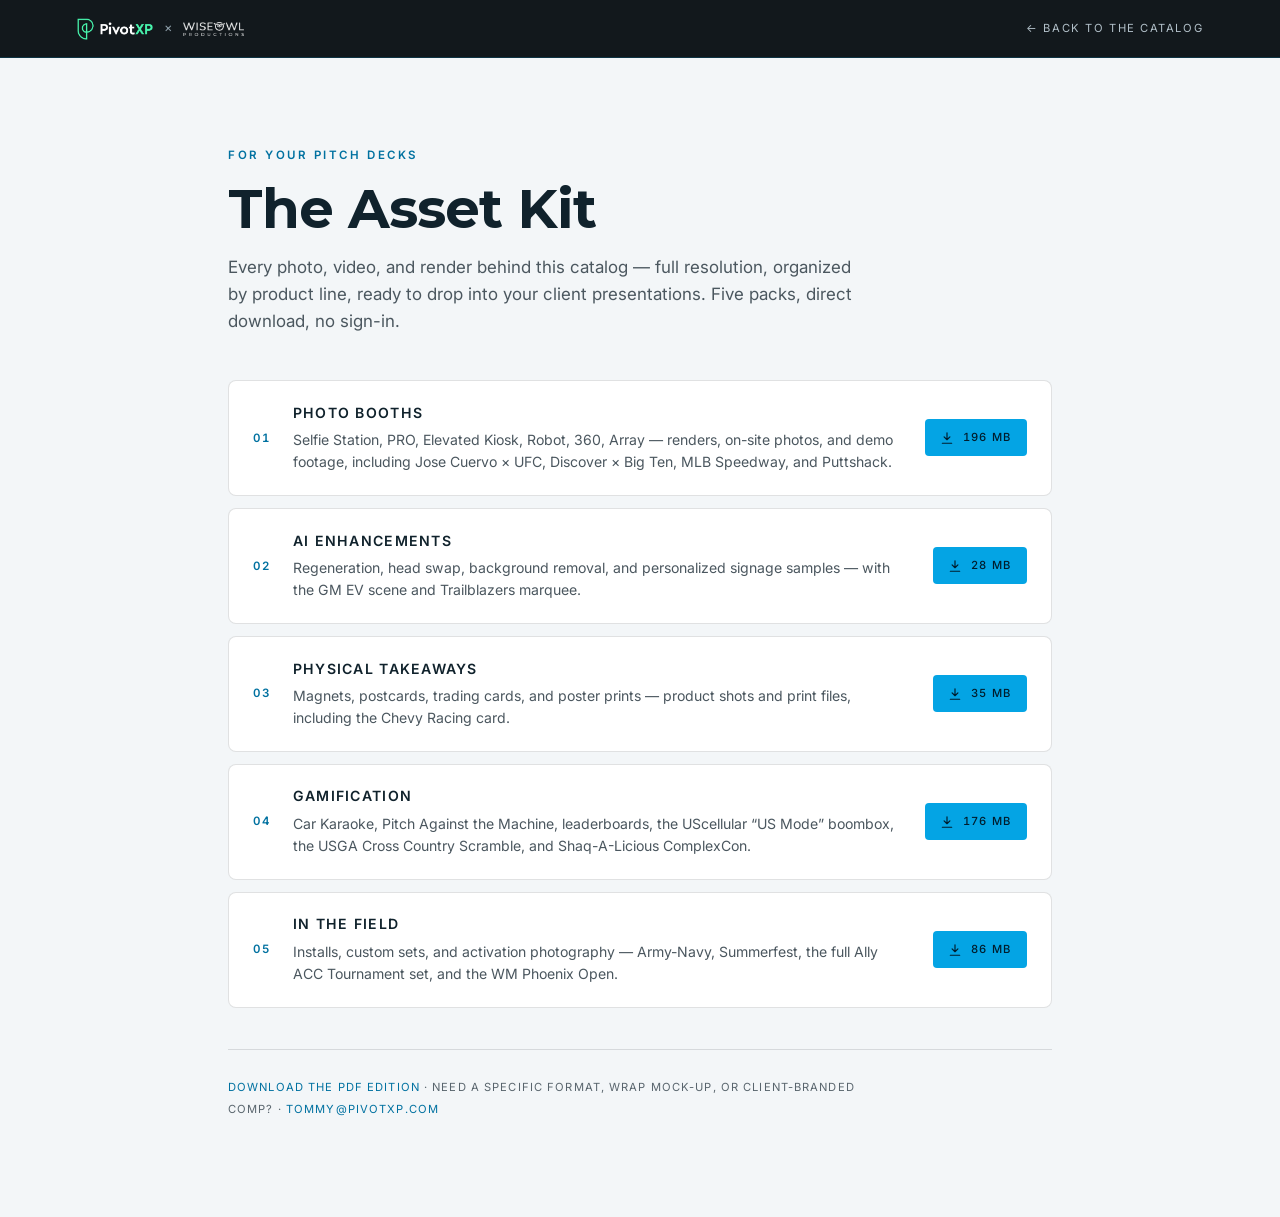
<file: kit.html>
<!doctype html>
<html lang="en">
<head>
<meta charset="utf-8">
<meta name="viewport" content="width=device-width,initial-scale=1">
<meta name="robots" content="noindex, nofollow">
<meta name="description" content="Full-resolution photos, videos and renders behind the Wise Owl Productions experience catalog — five direct-download packs.">
<title>Asset Kit · Pivot × Wise Owl Productions</title>
<link rel="preconnect" href="https://fonts.googleapis.com">
<link rel="preconnect" href="https://fonts.gstatic.com" crossorigin>
<link rel="stylesheet" href="https://fonts.googleapis.com/css2?family=Inter:wght@400..700&amp;display=swap"><style>@font-face{font-family:"Montserrat";font-style:normal;font-weight:300;src:url(assets/fonts/Montserrat-300-500-700-1.woff2) format('woff2');font-display:block}
@font-face{font-family:"Montserrat";font-style:normal;font-weight:500;src:url(assets/fonts/Montserrat-300-500-700-1.woff2) format('woff2');font-display:block}
@font-face{font-family:"Montserrat";font-style:normal;font-weight:700;src:url(assets/fonts/Montserrat-300-500-700-1.woff2) format('woff2');font-display:block}
</style>
<link rel="icon" href="assets/img/brand-favicon.png" type="image/png">
<style>
:root{
  --bg:#12181C; --surface:#1D2428; --raise:#2B3338; --line:rgb(var(--mint-rgb)/.20);
  --ink:#FAFCFD; --muted:#B2C0C9; --dim:#8D9EA9;
  --mint:#04A4E4; --mint-deep:#0071A0; --mint-ink:#001D2D; --mint-lt:#5EC3FB; --mint-hi:#2CB4F5;
  --mint-rgb:4 164 228; --ground-deep-rgb:4 7 9; --ground-ink-rgb:22 29 33;
  --scrim-light-rgb:248 251 252; --dim-rgb:141 158 169; --ink-light-rgb:16 34 44;
  --accent:#04A4E4; --err:#FF7A7A;
  --shadow-art:drop-shadow(0 30px 40px rgba(0,0,0,.5));
  --disp:"Montserrat","Inter",system-ui,sans-serif; --body:"Inter",system-ui,-apple-system,"Segoe UI",Helvetica,Arial,sans-serif; --mono:"Inter",system-ui,-apple-system,"Segoe UI",Helvetica,Arial,sans-serif;
}
.band-light{
  --bg:#F3F6F8; --surface:#FFFFFF; --raise:#E7ECEF;
  --line:rgb(var(--ground-ink-rgb)/.13);
  --ink:#10222C; --muted:#4B575F; --dim:#59656D;
  --accent:#0071A0; --err:#A3231B; --mint-lt:#0071A0;
  --shadow-art:drop-shadow(0 24px 34px rgb(var(--ground-ink-rgb)/.20));
  background:var(--bg);color:var(--ink)
}
.band-dark{
  --bg:#12181C; --surface:#1D2428; --raise:#2B3338;
  --line:rgb(var(--mint-rgb)/.20);
  --ink:#FAFCFD; --muted:#B2C0C9; --dim:#8D9EA9;
  --accent:#04A4E4; --mint-lt:#5EC3FB; --err:#FF7A7A;
  --shadow-art:drop-shadow(0 30px 40px rgba(0,0,0,.5));
  background:var(--bg);color:var(--ink)
}
:root{--ease:cubic-bezier(.16,1,.3,1); --ease-soft:cubic-bezier(.4,0,.2,1)}
/* same two grounds as the catalog: the bar stays dark because the PivotXP logo is
   light-toned and would disappear on the light one */
*{margin:0;padding:0;box-sizing:border-box}
body{font-family:var(--body);font-size:17px;line-height:1.6;-webkit-font-smoothing:antialiased;min-height:100vh}
a{color:var(--accent);text-decoration:none}
a:focus-visible{outline:2px solid var(--mint);outline-offset:3px}
.top{display:flex;align-items:center;justify-content:space-between;padding:1.1rem clamp(1.2rem,6vw,5rem);border-bottom:1px solid var(--line)}
.top img{height:22px;width:auto;display:block}
.top a.back{font-family:var(--mono);font-size:.7rem;letter-spacing:.14em;text-transform:uppercase;color:var(--muted);transition:color .2s var(--ease-soft)}
.top a.back:hover{color:var(--ink)}
main{max-width:920px;margin:0 auto;padding:clamp(3rem,7vw,5.5rem) clamp(1.2rem,6vw,3rem) clamp(4rem,8vw,6rem)}
.eyebrow{font-family:var(--mono);font-weight:600;font-size:.72rem;letter-spacing:.22em;text-transform:uppercase;color:var(--accent)}
h1{font-family:var(--disp);font-weight:700;font-size:clamp(2rem,5vw,3.4rem);line-height:1.02;letter-spacing:-.015em;margin:1rem 0 1.1rem}
.lede{color:var(--muted);max-width:58ch;margin-bottom:2.8rem;font-size:1.06rem}
.packs{display:grid;gap:.75rem}
.pack{display:flex;align-items:center;gap:1.4rem;border:1px solid var(--line);border-radius:8px;
  padding:1.3rem 1.5rem;background:var(--surface);color:var(--ink);
  transition:transform .5s var(--ease),border-color .35s var(--ease-soft),box-shadow .35s var(--ease-soft)}
.pack:hover{transform:translateY(-3px);border-color:rgb(var(--mint-rgb)/.42);box-shadow:0 14px 30px -20px rgb(var(--ground-ink-rgb)/.45)}
.pack .num{font-family:var(--mono);font-weight:600;font-size:.72rem;color:var(--accent);letter-spacing:.15em;flex:none}
.pack .info{flex:1;min-width:0}
.pack h2{font-family:var(--body);font-weight:600;text-transform:uppercase;font-size:.88rem;letter-spacing:.09em;margin-bottom:.3rem}
.pack .num,.pack .dl{font-variant-numeric:tabular-nums lining-nums}
.pack p{color:var(--muted);font-size:.88rem}
.pack .dl{flex:none;display:flex;align-items:center;gap:.55rem;font-family:var(--mono);font-weight:500;font-size:.7rem;
  letter-spacing:.12em;text-transform:uppercase;color:var(--mint-ink);
  background:var(--mint);border-radius:4px;padding:.6rem .95rem;white-space:nowrap;transition:background .3s var(--ease-soft)}
.pack:hover .dl{background:var(--mint-hi)}
.pack .dl svg{width:14px;height:14px;fill:none;stroke:currentColor;stroke-width:2;stroke-linecap:round;stroke-linejoin:round}
.fine{margin-top:2.6rem;padding-top:1.6rem;border-top:1px solid var(--line);
  font-family:var(--mono);font-size:.7rem;letter-spacing:.1em;text-transform:uppercase;color:var(--dim);line-height:2}
@media(max-width:640px){.pack{flex-wrap:wrap}.pack .dl{width:100%;justify-content:center}}
@media(prefers-reduced-motion:reduce){.pack:hover{transform:none}}
</style>
</head>
<body class="band-light">

<div class="top band-dark">
  <a href="index.html" style="display:flex;align-items:center;gap:.7rem"><img src="assets/img/pivot-logo.png" alt="PivotXP" width="142" height="34"><span style="font-family:var(--mono);font-size:.8rem;color:var(--dim)">×</span><img src="assets/img/brand-lockup-white.png" alt="Wise Owl Productions" style="height:14px;width:auto;opacity:.94"></a>
  <a class="back" href="index.html#assets">← Back to the catalog</a>
</div>

<main>
  <p class="eyebrow">For your pitch decks</p>
  <h1>The Asset Kit</h1>
  <p class="lede">Every photo, video, and render behind this catalog — full resolution, organized by product line, ready to drop into your client presentations. Five packs, direct download, no sign-in.</p>

  <div class="packs">

    <a class="pack" href="https://github.com/pivotxp/wise-owl-catalog/releases/download/asset-kit-v1/01-Photo-Booths.zip">
      <span class="num">01</span>
      <div class="info"><h2>Photo Booths</h2><p>Selfie Station, PRO, Elevated Kiosk, Robot, 360, Array — renders, on-site photos, and demo footage, including Jose Cuervo × UFC, Discover × Big Ten, MLB Speedway, and Puttshack.</p></div>
      <span class="dl"><svg viewBox="0 0 24 24"><path d="M12 3v12m0 0l-5-5m5 5l5-5M4 21h16"/></svg>196 MB</span>
    </a>

    <a class="pack" href="https://github.com/pivotxp/wise-owl-catalog/releases/download/asset-kit-v1/02-AI-Enhancements.zip">
      <span class="num">02</span>
      <div class="info"><h2>AI Enhancements</h2><p>Regeneration, head swap, background removal, and personalized signage samples — with the GM EV scene and Trailblazers marquee.</p></div>
      <span class="dl"><svg viewBox="0 0 24 24"><path d="M12 3v12m0 0l-5-5m5 5l5-5M4 21h16"/></svg>28 MB</span>
    </a>

    <a class="pack" href="https://github.com/pivotxp/wise-owl-catalog/releases/download/asset-kit-v1/03-Physical-Takeaways.zip">
      <span class="num">03</span>
      <div class="info"><h2>Physical Takeaways</h2><p>Magnets, postcards, trading cards, and poster prints — product shots and print files, including the Chevy Racing card.</p></div>
      <span class="dl"><svg viewBox="0 0 24 24"><path d="M12 3v12m0 0l-5-5m5 5l5-5M4 21h16"/></svg>35 MB</span>
    </a>

    <a class="pack" href="https://github.com/pivotxp/wise-owl-catalog/releases/download/asset-kit-v1/04-Gamification.zip">
      <span class="num">04</span>
      <div class="info"><h2>Gamification</h2><p>Car Karaoke, Pitch Against the Machine, leaderboards, the UScellular “US Mode” boombox, the USGA Cross Country Scramble, and Shaq-A-Licious ComplexCon.</p></div>
      <span class="dl"><svg viewBox="0 0 24 24"><path d="M12 3v12m0 0l-5-5m5 5l5-5M4 21h16"/></svg>176 MB</span>
    </a>

    <a class="pack" href="https://github.com/pivotxp/wise-owl-catalog/releases/download/asset-kit-v1/05-In-The-Field.zip">
      <span class="num">05</span>
      <div class="info"><h2>In The Field</h2><p>Installs, custom sets, and activation photography — Army-Navy, Summerfest, the full Ally ACC Tournament set, and the WM Phoenix Open.</p></div>
      <span class="dl"><svg viewBox="0 0 24 24"><path d="M12 3v12m0 0l-5-5m5 5l5-5M4 21h16"/></svg>86 MB</span>
    </a>

  </div>

  <p class="fine"><a href="Pivot-x-Wise-Owl-Productions-Experience-Catalog.pdf?v=1" download>Download the PDF edition</a>&nbsp;·&nbsp;Need a specific format, wrap mock-up, or client-branded comp?&nbsp;·&nbsp;<a href="mailto:tommy@pivotxp.com?subject=Wise%20Owl%20Productions%20%C3%97%20Pivot%20%E2%80%94%20Asset%20request">tommy@pivotxp.com</a></p>
</main>

</body>
</html>
</file>
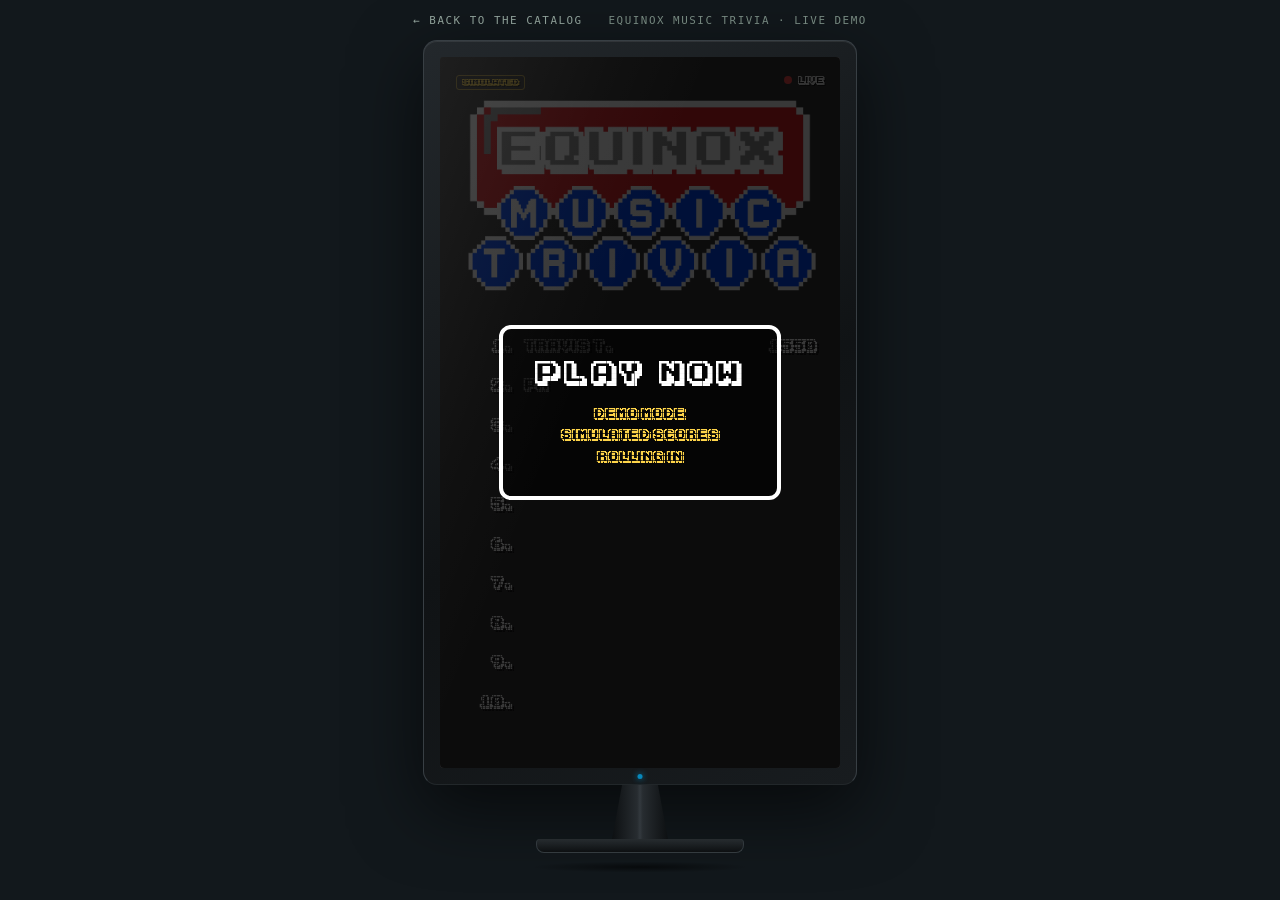
<file: leaderboard-embed.html>
<!doctype html>
<html lang="en">
<head>
<meta charset="utf-8">
<meta name="viewport" content="width=device-width,initial-scale=1">
<title>Equinox Music Trivia Leaderboard — Live Demo</title>
<meta name="robots" content="noindex">
<style>
:root{--mint:#04A4E4;--bg:#12181C}
@font-face{font-family:'Ka1';src:url('assets/ntt/ka1.ttf') format('truetype')}
*{margin:0;padding:0;box-sizing:border-box}
/* NOT transparent: an iframe paints its own white canvas under a transparent document,
   which showed as a bright slab inside the dark catalog page. */
body{background:var(--bg);display:flex;justify-content:center;padding:6px 0 0;font-family:system-ui,sans-serif}
.stage{display:flex;flex-direction:column;align-items:center}

/* ---------- touchscreen TV unit (matches Polaris demo) ---------- */
.tv{position:relative;padding:clamp(10px,1.6vw,16px);border-radius:14px;
  background:linear-gradient(150deg,#23282c 0%,#101315 55%,#181c1f 100%);
  border:1px solid #383f44;border-bottom-color:#22272a;
  box-shadow:inset 0 1px 0 rgba(255,255,255,.08),0 24px 70px rgba(0,0,0,.6)}
.tv::after{content:"";position:absolute;left:50%;bottom:5px;transform:translateX(-50%);
  width:5px;height:5px;border-radius:50%;background:var(--mint);opacity:.8;box-shadow:0 0 6px var(--mint)}
.frame{position:relative;width:min(400px,88vw);aspect-ratio:9/16;background:#333;border-radius:4px;overflow:hidden;
  box-shadow:inset 0 0 0 1px rgba(0,0,0,.9);container-type:size}
.frame::after{content:"";position:absolute;inset:0;z-index:20;pointer-events:none;border-radius:4px;
  background:linear-gradient(112deg,rgba(255,255,255,.075) 0%,rgba(255,255,255,.02) 26%,transparent 40%)}
.stand{display:flex;flex-direction:column;align-items:center;width:min(400px,88vw)}
.stand .neck{width:14%;height:clamp(34px,5vw,54px);
  background:linear-gradient(90deg,#0d1012,#272c30 45%,#33393e 50%,#272c30 55%,#0d1012);
  clip-path:polygon(18% 0,82% 0,100% 100%,0 100%)}
.stand .base{width:52%;height:clamp(10px,1.4vw,14px);border-radius:4px 4px 8px 8px;
  background:linear-gradient(180deg,#2c3236,#0e1113);border:1px solid #383f44;border-top:none}
.stand .floor{width:78%;height:16px;margin-top:6px;border-radius:50%;
  background:radial-gradient(50% 50% at 50% 50%,rgba(0,0,0,.55),transparent 70%)}

/* ---------- leaderboard screen (faithful to the booth build) ---------- */
.screen{position:absolute;inset:0;color:#fff;
  background:#333 url('assets/ntt/leaderboard_bg.png') center/cover no-repeat}
#leaderboard-container{position:absolute;top:36%;left:0;right:0;bottom:5%;
  display:flex;flex-direction:column;justify-content:space-evenly;align-items:center}
.entry{display:flex;align-items:baseline;width:88cqw;font-family:'Ka1',monospace;font-size:3.55cqw;color:#fff;
  text-shadow:2px 2px 0 rgba(0,0,0,.6);transition:filter .3s}
.entry .rank{width:12cqw;flex:none;text-align:right}
.entry .name{flex:1;padding:0 3cqw;text-align:left;white-space:nowrap;overflow:hidden}
.entry .score{width:22cqw;flex:none;text-align:right}
.entry.fresh{animation:freshglow 2.4s ease-out}
@keyframes freshglow{
  0%{filter:drop-shadow(0 0 8px #FFD54A) brightness(1.9)}
  100%{filter:none}}
.cursor::after{content:"█";animation:blink .7s steps(1) infinite;font-size:.9em}
@keyframes blink{50%{opacity:0}}

/* sim chip */
.sim{position:absolute;top:2.5%;left:4%;font-family:'Ka1',monospace;font-size:1.9cqw;color:#FFD54A;
  border:1px solid rgba(255,213,74,.6);border-radius:3px;padding:.5cqw 1.3cqw;text-shadow:1px 1px 0 rgba(0,0,0,.6)}

/* live chip */
.live{position:absolute;top:2.5%;right:4%;display:flex;align-items:center;gap:1.6cqw;
  font-family:'Ka1',monospace;font-size:2.2cqw;color:#fff;text-shadow:1px 1px 0 rgba(0,0,0,.6)}
.live i{width:2cqw;height:2cqw;border-radius:50%;background:#FF4D4D;animation:blink 1.4s steps(1) infinite}

/* PLAY NOW overlay (shown briefly, as on site) */
#game-url-overlay{position:absolute;inset:0;z-index:10;display:flex;align-items:center;justify-content:center;
  background:rgba(0,0,0,.78);transition:opacity .6s ease}
#game-url-overlay.hide{opacity:0;pointer-events:none}
.overlay-card{text-align:center;padding:7cqw 8cqw;border:1.2cqw solid #fff;border-radius:3cqw;background:rgba(0,0,0,.55);max-width:84cqw}
.overlay-title{font-family:'Ka1',monospace;font-size:6.5cqw;letter-spacing:.22em;margin-bottom:4cqw}
.overlay-sub{font-family:'Ka1',monospace;font-size:3cqw;line-height:1.8;color:#FFD54A}
</style>
  <link rel="icon" href="data:image/svg+xml,%3Csvg xmlns='http://www.w3.org/2000/svg' viewBox='0 0 100 100'%3E%3Ccircle cx='50' cy='50' r='42' fill='none' stroke='%2304A4E4' stroke-width='10'/%3E%3C/svg%3E">
</head>
<body>
<div id="topbar" style="display:none;align-items:center;justify-content:space-between;width:100%;max-width:460px;margin:0 auto .8rem;padding:0 .2rem;font-family:ui-monospace,monospace;font-size:.68rem;letter-spacing:.14em;text-transform:uppercase">
  <a href="index.html#proof" style="color:#96A8A0;text-decoration:none">← Back to the catalog</a>
  <span style="color:#7C8F86">Equinox Music Trivia · Live demo</span>
</div>
<div class="stage">
  <div class="tv">
    <div class="frame">
      <div class="screen">
        <div class="live"><i></i>LIVE</div>
        <div class="sim">SIMULATED</div>
        <div id="leaderboard-container"></div>
        <div id="game-url-overlay">
          <div class="overlay-card">
            <div class="overlay-title">PLAY NOW</div>
            <div class="overlay-sub">DEMO MODE<br>SIMULATED SCORES<br>ROLLING IN</div>
          </div>
        </div>
      </div>
    </div>
  </div>
  <div class="stand"><div class="neck"></div><div class="base"></div><div class="floor"></div></div>
</div>

<script>
/* ---- identical arcade typewriter mechanic to the booth build ---- */
const N=10, TYPE_SPEED_MS=40;
const container=document.getElementById('leaderboard-container');
for(let i=1;i<=N;i++){const d=document.createElement('div');d.className='entry';d.id='entry'+i;
  d.innerHTML='<span class="rank">'+i+'.</span> <span class="name"></span> <span class="score"></span>';
  container.appendChild(d)}
const displayed=Array(N).fill(null), typingTokens=Array(N).fill(0);

function typeRow(entryDiv,idx,rank,name,score,fresh){
  const token=++typingTokens[idx];
  entryDiv.innerHTML='<span class="rank">'+rank+'.</span> <span class="name"></span> <span class="score"></span>';
  entryDiv.classList.remove('fresh');
  if(fresh){void entryDiv.offsetWidth;entryDiv.classList.add('fresh')}
  const nameSpan=entryDiv.querySelector('.name'),scoreSpan=entryDiv.querySelector('.score');
  const nameText=String(name),scoreText=String(score);
  let ni=0,si=0;
  nameSpan.classList.add('cursor');
  (function tick(){
    if(token!==typingTokens[idx])return;
    if(ni<nameText.length){nameSpan.textContent+=nameText.charAt(ni++);setTimeout(tick,TYPE_SPEED_MS)}
    else if(si<scoreText.length){nameSpan.classList.remove('cursor');scoreSpan.classList.add('cursor');scoreSpan.textContent+=scoreText.charAt(si++);setTimeout(tick,TYPE_SPEED_MS)}
    else scoreSpan.classList.remove('cursor');
  })();
}
function render(board,freshName){
  for(let i=0;i<N;i++){
    const entryDiv=document.getElementById('entry'+(i+1));
    const incoming=board[i]||null, cur=displayed[i];
    const changed=(!cur!== !incoming)||(incoming&&cur&&(cur.name!==incoming.name||cur.score!==incoming.score));
    if(changed){
      if(incoming)typeRow(entryDiv,i,i+1,incoming.name,incoming.score,incoming.name===freshName);
      else entryDiv.innerHTML='<span class="rank">'+(i+1)+'.</span>';
      displayed[i]=incoming?{...incoming}:null;
    }
  }
}

/* ---- score-submission simulator (replaces the booth POST /api/vendor/submit feed) ---- */
const FIRST=['Konstantinos','Sadie','Marcus','June','Tyler','Reba','Dallas','Wynn','Carrie','Hank','Loretta','Garth','Shania','Colter','Lainey','Morgan','Dolly','Cash','Waylon','Tanya','Randy','Patsy','Boone','Ellie','Cody','Faith','Jolene','Travis','Maren','Sturgill'];
const LAST='ABCDEFGHJKLMNPRSTVW';
const used=new Set();
function newPlayer(){
  if(used.size>400)used.clear();
  for(let t=0;t<40;t++){
    const n=FIRST[Math.floor(Math.random()*FIRST.length)]+' '+LAST.charAt(Math.floor(Math.random()*LAST.length))+'.';
    if(!used.has(n)){used.add(n);return n}
  }
  return 'Guest '+Math.floor(Math.random()*900+100);
}
function newScore(){ /* weighted like real trivia: most mid-pack, rare monsters */
  const r=Math.random();
  const v=r<.6?400+Math.random()*700:r<.9?900+Math.random()*700:1500+Math.random()*600;
  return Math.round(v/25)*25;
}
let board=[];
function submit(name,score){
  const existing=board.find(e=>e.name===name);
  if(existing){if(score>existing.score)existing.score=score;else return}
  else board.push({name,score});
  board.sort((a,b)=>b.score-a.score);
  board=board.slice(0,N);
}

/* seed the board with a day's worth of play, staggered so rows type in one after another */
const seedCount=7;let seeded=0;
(function seedNext(){
  if(seeded>=seedCount)return;
  const nm=newPlayer();submit(nm,newScore());render(board,nm);seeded++;
  setTimeout(seedNext,900);
})();

/* then new games finish every few seconds, forever */
(function loop(){
  setTimeout(()=>{
    if(simPaused)return loop();
    const replay=board.length>4&&Math.random()<.18;
    const nm=replay?board[Math.floor(Math.random()*board.length)].name:newPlayer();
    const before=JSON.stringify(board);
    submit(nm,newScore());
    if(JSON.stringify(board)!==before)render(board,nm);
    loop();
  },3500+Math.random()*4500);
})();

/* parent catalog pauses the sim when scrolled off-screen */
let simPaused=false;
addEventListener('message',e=>{
  if(e.origin!==location.origin)return;   // only the hosting catalog drives us
  if(!e.data||!e.data.cmd)return;
  simPaused=(e.data.cmd==='pause');
});

/* PLAY NOW overlay, shown ~5s like on site */
setTimeout(()=>{
  const o=document.getElementById('game-url-overlay');
  o.classList.add('hide');setTimeout(()=>o.remove(),700);
},5000);
</script>
<script>if(window.self===window.top){const tb=document.getElementById("topbar");tb.style.display="flex";document.body.style.flexDirection="column";document.body.style.padding="14px 10px"}</script>
</body>
</html>
</file>
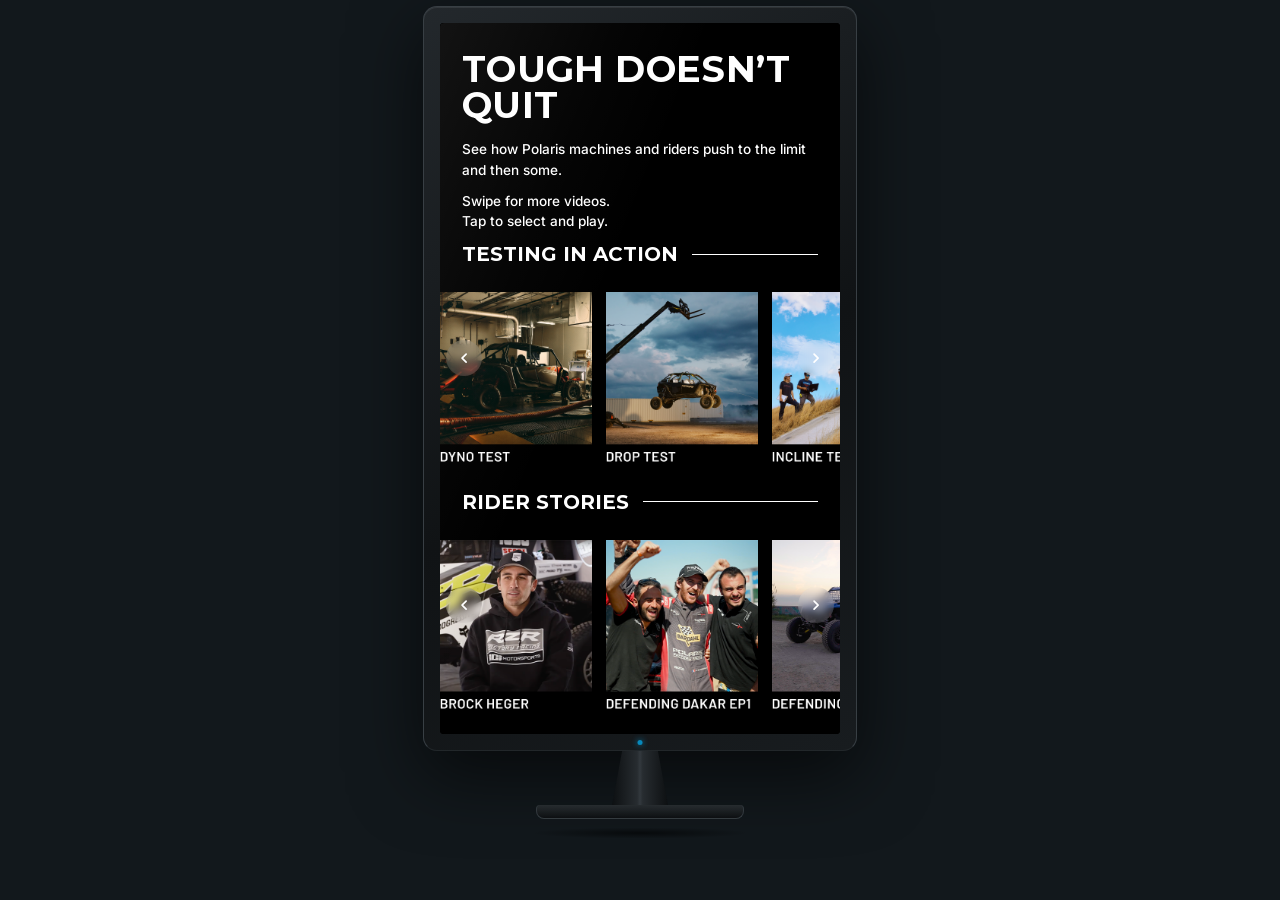
<file: polaris-embed.html>
<!doctype html>
<html lang="en">
<head>
<meta charset="utf-8">
<meta name="viewport" content="width=device-width,initial-scale=1">
<title>Polaris Kiosk — Embed</title>
<meta name="robots" content="noindex">
<link rel="preconnect" href="https://fonts.googleapis.com">
<link rel="preconnect" href="https://fonts.gstatic.com" crossorigin>
<link rel="stylesheet" href="https://fonts.googleapis.com/css2?family=Inter:wght@400..700&amp;display=swap"><style>@font-face{font-family:"Montserrat";font-style:normal;font-weight:300;src:url(assets/fonts/Montserrat-300-500-700-1.woff2) format('woff2');font-display:block}
@font-face{font-family:"Montserrat";font-style:normal;font-weight:500;src:url(assets/fonts/Montserrat-300-500-700-1.woff2) format('woff2');font-display:block}
@font-face{font-family:"Montserrat";font-style:normal;font-weight:700;src:url(assets/fonts/Montserrat-300-500-700-1.woff2) format('woff2');font-display:block}
</style>
<style>
:root{
  --bg:#12181C; --surface:#1D2428; --raise:#2B3338; --line:rgb(var(--mint-rgb)/.20);
  --ink:#FAFCFD; --muted:#B2C0C9; --dim:#8D9EA9;
  --mint:#04A4E4; --mint-deep:#0071A0; --mint-ink:#001D2D; --mint-lt:#5EC3FB; --mint-hi:#2CB4F5;
  --mint-rgb:4 164 228; --ground-deep-rgb:4 7 9; --ground-ink-rgb:22 29 33;
  --scrim-light-rgb:248 251 252; --dim-rgb:141 158 169; --ink-light-rgb:16 34 44;
  --accent:#04A4E4; --err:#FF7A7A;
  --shadow-art:drop-shadow(0 30px 40px rgba(0,0,0,.5));
  --disp:"Montserrat","Inter",system-ui,sans-serif; --body:"Inter",system-ui,-apple-system,"Segoe UI",Helvetica,Arial,sans-serif; --mono:"Inter",system-ui,-apple-system,"Segoe UI",Helvetica,Arial,sans-serif;
}
.band-light{
  --bg:#F3F6F8; --surface:#FFFFFF; --raise:#E7ECEF;
  --line:rgb(var(--ground-ink-rgb)/.13);
  --ink:#10222C; --muted:#4B575F; --dim:#59656D;
  --accent:#0071A0; --err:#A3231B; --mint-lt:#0071A0;
  --shadow-art:drop-shadow(0 24px 34px rgb(var(--ground-ink-rgb)/.20));
  background:var(--bg);color:var(--ink)
}
.band-dark{
  --bg:#12181C; --surface:#1D2428; --raise:#2B3338;
  --line:rgb(var(--mint-rgb)/.20);
  --ink:#FAFCFD; --muted:#B2C0C9; --dim:#8D9EA9;
  --accent:#04A4E4; --mint-lt:#5EC3FB; --err:#FF7A7A;
  --shadow-art:drop-shadow(0 30px 40px rgba(0,0,0,.5));
  background:var(--bg);color:var(--ink)
}
*{margin:0;padding:0;box-sizing:border-box}
body{background:var(--bg);color:var(--ink);font-family:var(--body);font-size:17px;line-height:1.6;-webkit-font-smoothing:antialiased}
a{color:inherit;text-decoration:none}

/* ---------- page chrome (lookbook language) ---------- */
.top{display:flex;align-items:center;justify-content:space-between;padding:1.1rem clamp(1.2rem,6vw,5rem);border-bottom:1px solid var(--line)}
.top img{height:22px;width:auto;display:block}
.top a.back{font-family:var(--mono);font-size:.7rem;letter-spacing:.14em;text-transform:uppercase;color:var(--muted);transition:color .2s}
.top a.back:hover{color:var(--mint)}
.wrap{display:grid;gap:clamp(2rem,5vw,4.5rem);grid-template-columns:minmax(300px,420px) 1fr;align-items:start;
  padding:clamp(2rem,5vw,4rem) clamp(1.2rem,6vw,5rem);max-width:1300px;margin:0 auto}
@media(max-width:900px){.wrap{grid-template-columns:1fr}.story{order:2}}
.eyebrow{font-family:var(--mono);font-weight:600;font-size:.72rem;letter-spacing:.22em;text-transform:uppercase;color:var(--mint-lt)}
.story h1{font-family:var(--disp);font-weight:700;font-size:clamp(1.9rem,3.4vw,2.7rem);line-height:1.06;text-transform:uppercase;margin:1rem 0 1.2rem;text-wrap:balance}
.story p{color:var(--muted);margin-bottom:1rem;max-width:46ch}
.story b{color:var(--ink);font-weight:600}
.stats{display:grid;grid-template-columns:1fr 1fr;gap:.7rem;margin:1.8rem 0}
.stats .s{border:1px solid var(--line);border-radius:6px;padding:.9rem 1rem;background:linear-gradient(180deg,var(--surface),transparent)}
.stats .s b{display:block;font-family:var(--disp);font-weight:700;font-size:1.15rem;color:var(--mint);margin-bottom:.1rem}
.stats .s span{font-family:var(--mono);font-size:.64rem;letter-spacing:.12em;text-transform:uppercase;color:var(--dim)}
.hint{font-family:var(--mono);font-size:.7rem;letter-spacing:.1em;text-transform:uppercase;color:var(--dim);border-left:2px solid var(--mint-deep);padding-left:.8rem;line-height:1.9}

/* ---------- touchscreen TV unit ---------- */
.stage{display:flex;flex-direction:column;align-items:center;gap:0}
.tv{position:relative;padding:clamp(10px,1.6vw,16px);border-radius:14px;
  background:linear-gradient(150deg,#23282c 0%,#101315 55%,#181c1f 100%);
  border:1px solid #383f44;border-bottom-color:#22272a;
  box-shadow:inset 0 1px 0 rgba(255,255,255,.08),0 24px 70px rgba(0,0,0,.6)}
.tv::after{content:"";position:absolute;left:50%;bottom:5px;transform:translateX(-50%);
  width:5px;height:5px;border-radius:50%;background:var(--mint);opacity:.8;box-shadow:0 0 6px var(--mint)}
.frame{position:relative;width:min(400px,84vw);aspect-ratio:9/16;background:#000;border-radius:4px;overflow:hidden;
  box-shadow:inset 0 0 0 1px rgba(0,0,0,.9)}
.frame::after{content:"";position:absolute;inset:0;z-index:20;pointer-events:none;border-radius:4px;
  background:linear-gradient(112deg,rgba(255,255,255,.075) 0%,rgba(255,255,255,.02) 26%,transparent 40%)}
.stand{display:flex;flex-direction:column;align-items:center;width:min(400px,84vw)}
.stand .neck{width:14%;height:clamp(34px,5vw,54px);
  background:linear-gradient(90deg,#0d1012,#272c30 45%,#33393e 50%,#272c30 55%,#0d1012);
  clip-path:polygon(18% 0,82% 0,100% 100%,0 100%)}
.stand .base{width:52%;height:clamp(10px,1.4vw,14px);border-radius:4px 4px 8px 8px;
  background:linear-gradient(180deg,#2c3236,#0e1113);border:1px solid #383f44;border-top:none}
.stand .floor{width:78%;height:16px;margin-top:6px;border-radius:50%;
  background:radial-gradient(50% 50% at 50% 50%,rgba(0,0,0,.55),transparent 70%)}
.frame-cap{margin-top:.6rem;font-family:var(--mono);font-size:.66rem;letter-spacing:.14em;text-transform:uppercase;color:var(--dim);text-align:center}

/* ---------- kiosk (faithful recreation) ---------- */
.kiosk{position:absolute;inset:0;background:#000;color:#fff;display:flex;flex-direction:column;
  font-family:var(--disp);user-select:none;-webkit-user-select:none;touch-action:pan-y;overflow:hidden;padding-bottom:2%}
.kiosk .pad{padding:0 5.5%}
.k-head{margin-top:7%}
.k-head h2{font-weight:700;text-transform:uppercase;font-size:clamp(1.6rem,9.2cqw,2.6rem);line-height:.98;letter-spacing:.01em}
.k-head .sub{margin-top:4.5%;font-family:var(--body);font-weight:500;font-size:clamp(.72rem,3.4cqw,.95rem);line-height:1.5;color:#fff}
.k-head .sub + .sub{margin-top:3%}
.frame{container-type:inline-size}
.k-row{margin-top:auto}
.k-row .k-label{display:flex;align-items:center;gap:4%;padding:0 5.5%}
.k-row .k-label h3{font-weight:700;text-transform:uppercase;font-size:clamp(.95rem,5cqw,1.4rem);white-space:nowrap}
.k-row .k-label .rule{flex:1;height:1px;background:#fff}
.k-car{position:relative;margin-top:3.5%}
.k-strip{display:flex;gap:3.5cqw;overflow-x:auto;scroll-snap-type:x mandatory;padding:2% 5.5%;scrollbar-width:none;cursor:grab}
.k-strip::-webkit-scrollbar{display:none}
.k-strip.dragging{cursor:grabbing;scroll-snap-type:none}
.k-tile{flex:0 0 38cqw;scroll-snap-align:start}
.k-tile .ph{width:100%;aspect-ratio:400/470;object-fit:contain;display:block;pointer-events:none}
.k-arrow{position:absolute;top:38%;transform:translateY(-50%);width:9cqw;height:9cqw;border:none;border-radius:50%;
  background:rgba(255,255,255,.14);backdrop-filter:blur(4px);color:#fff;display:flex;align-items:center;justify-content:center;cursor:pointer;z-index:2;transition:background .2s,opacity .3s}
.k-arrow:hover{background:rgba(255,255,255,.3)}
.k-arrow svg{width:45%;height:45%;fill:none;stroke:#fff;stroke-width:2.5;stroke-linecap:round;stroke-linejoin:round}
.k-arrow.prev{left:1.5%}.k-arrow.next{right:1.5%}
.k-arrow[disabled]{opacity:0;pointer-events:none}

/* ---------- player ---------- */
.k-player{position:absolute;inset:0;background:#000;display:none;z-index:5}
.k-player.open{display:block}
.k-player video{width:100%;height:100%;object-fit:cover;display:block}
.k-btn{position:absolute;font-family:var(--disp);font-weight:700;text-transform:uppercase;
  font-size:clamp(.6rem,3.1cqw,.85rem);letter-spacing:.04em;color:#fff;background:#1B66C9;border:none;cursor:pointer;
  display:flex;align-items:center;gap:.5em;padding:.7em 1.1em;border-radius:3px;z-index:6}
.k-btn svg{width:.9em;height:.9em;fill:#fff}
.k-btn.back{left:11.6%;bottom:20.9%;width:29.9%;height:4.4%;justify-content:center;padding:0;font-size:clamp(.5rem,2.55cqw,.72rem)}
.k-btn.replay{right:11.6%;bottom:20.9%;height:4.4%;padding:0 1.2em;background:rgba(255,255,255,.16)}
.k-note{position:absolute;left:5.5%;bottom:2.5%;font-family:var(--body);font-size:clamp(.42rem,1.8cqw,.55rem);color:#777;z-index:6}

/* ---------- attract ---------- */
.k-attract{position:absolute;inset:0;background:#000;display:none;z-index:8;cursor:pointer}
.k-attract.open{display:block}
.k-attract video{width:100%;height:100%;object-fit:cover}
.k-attract .cta{position:absolute;left:0;right:0;bottom:9%;text-align:center;font-family:var(--disp);font-weight:700;
  text-transform:uppercase;font-size:clamp(.8rem,4cqw,1.1rem);letter-spacing:.14em;color:#fff;animation:pulse 2.2s ease-in-out infinite}
@keyframes pulse{0%,100%{opacity:.35}50%{opacity:1}}

footer{padding:2.5rem clamp(1.2rem,6vw,5rem);border-top:1px solid var(--line);margin-top:2rem}
footer .fine{font-family:var(--mono);font-size:.68rem;letter-spacing:.12em;text-transform:uppercase;color:var(--dim)}
footer .fine a{color:var(--muted)}

/* embed overrides */
/* NOT transparent: an iframe paints its own white canvas under a transparent document,
   so this rendered as a bright white slab inside the dark catalog page. Match the
   catalog background instead. */
body{background:var(--bg);display:flex;justify-content:center;padding:6px 0 0}
.frame{width:min(400px,88vw)}
.stand{width:min(400px,88vw)}
.stage{gap:0}
</style>
  <link rel="icon" href="data:image/svg+xml,%3Csvg xmlns='http://www.w3.org/2000/svg' viewBox='0 0 100 100'%3E%3Ccircle cx='50' cy='50' r='42' fill='none' stroke='%2304A4E4' stroke-width='10'/%3E%3C/svg%3E">
</head>
<body>
<div class="stage">
<div class="tv">
    <div class="frame">
      <div class="kiosk" id="kiosk">
        <div class="k-head pad">
          <h2>Tough Doesn’t Quit</h2>
          <p class="sub">See how Polaris machines and riders push to the limit and then some.</p>
          <p class="sub">Swipe for more videos.<br>Tap to select and play.</p>
        </div>
        <div class="k-row">
          <div class="k-label"><h3>Testing in Action</h3><div class="rule"></div></div>
          <div class="k-car">
            <button class="k-arrow prev" aria-label="Scroll back"><svg viewBox="0 0 24 24"><path d="M15 18l-6-6 6-6"/></svg></button>
            <div class="k-strip" id="strip1"></div>
            <button class="k-arrow next" aria-label="Scroll forward"><svg viewBox="0 0 24 24"><path d="M9 6l6 6-6 6"/></svg></button>
          </div>
        </div>
        <div class="k-row">
          <div class="k-label"><h3>Rider Stories</h3><div class="rule"></div></div>
          <div class="k-car">
            <button class="k-arrow prev" aria-label="Scroll back"><svg viewBox="0 0 24 24"><path d="M15 18l-6-6 6-6"/></svg></button>
            <div class="k-strip" id="strip2"></div>
            <button class="k-arrow next" aria-label="Scroll forward"><svg viewBox="0 0 24 24"><path d="M9 6l6 6-6 6"/></svg></button>
          </div>
        </div>

        <div class="k-player" id="player">
          <video id="pvideo" playsinline preload="auto"></video>
          <button class="k-btn back" id="btnBack"><svg viewBox="0 0 24 24"><path d="M14 6l-6 6 6 6z"/></svg>Back to videos</button>
          <button class="k-btn replay" id="btnReplay"><svg viewBox="0 0 24 24"><path d="M12 5V1L7 6l5 5V7a5 5 0 1 1-5 5H5a7 7 0 1 0 7-7z"/></svg>Replay</button>
          <span class="k-note" id="pnote"></span>
        </div>

        <div class="k-attract" id="attract">
          <video src="assets/polaris/video/attract.mp4" muted loop playsinline preload="none"></video>
          <div class="cta">Tap to explore</div>
        </div>
      </div>
    </div>
    </div>
    <div class="stand"><div class="neck"></div><div class="base"></div><div class="floor"></div></div>
</div>
<script>
const C1=[
 ["Chassis_Dyno_Test","Chassis Dyno Test"],["Drop_Test","Drop Test"],["Incline_Test","Incline Test"],
 ["Mud_Test","Mud Test"],["Off_Camber_Test","Off Camber Test"],["Oval_Track_Test","Oval Track Test"],
 ["Payload_Test","Payload Test"],["Rock_Crawl_Test","Rock Crawl Test"],["Sound_Chamber_Test","Sound Chamber Test"],
 ["VDS_Machine","VDS Machine"]];
const C2=[
 ["BrockHeger","Brock_Heger","Brock Heger"],["Dakar1","Dakar1","Dakar · Part 1"],["Dakar2","Dakar2","Dakar · Part 2"],
 ["Dakar3","Dakar3","Dakar · Part 3"],["Dakar4","Dakar4","Dakar · Part 4"],["Jeremy_Twitch","Jeremy_Twitch","Jeremy “Twitch” Stenberg"],
 ["TavoVil","TavoVil","Tavo Vildósola"],["VickiGolden","VickiGolden","Vicki Golden"],["WrightFamily","WrightFamily","Wright Family"]];

const T="assets/polaris/tiles/",V="assets/polaris/video/";
function tile(img,vid,label,excerpt){
  const f=document.createElement('figure');f.className='k-tile';f.setAttribute('role','button');f.setAttribute('tabindex','0');f.setAttribute('aria-label',label);
  f.addEventListener('keydown',e=>{if(e.key==='Enter'||e.key===' '){e.preventDefault();openPlayer(vid,label,excerpt)}});
  f.innerHTML=`<img class="ph" src="${T}${img}.png" alt="${label}" loading="lazy" draggable="false">`;
  f.addEventListener('click',()=>{if(!dragMoved)openPlayer(vid,label,excerpt)});
  return f;
}
C1.forEach(([n,l])=>strip1.appendChild(tile(n,`c1_${n}`,l,false)));
C2.forEach(([img,vid,l])=>strip2.appendChild(tile(img,`c2_${vid}`,l,true)));

/* drag-to-scroll (mouse) + arrows, magnetic snap via CSS */
let dragMoved=false;
document.querySelectorAll('.k-strip').forEach(strip=>{
  let down=false,sx=0,sl=0,moved=0;
  strip.addEventListener('pointerdown',e=>{if(e.pointerType!=='mouse')return;down=true;moved=0;sx=e.clientX;sl=strip.scrollLeft;strip.classList.add('dragging')});
  window.addEventListener('pointermove',e=>{if(!down)return;const dx=e.clientX-sx;moved=Math.max(moved,Math.abs(dx));strip.scrollLeft=sl-dx});
  window.addEventListener('pointerup',()=>{if(!down)return;down=false;dragMoved=moved>6;strip.classList.remove('dragging');setTimeout(()=>dragMoved=false,50)});
  const car=strip.parentElement,prev=car.querySelector('.prev'),next=car.querySelector('.next');
  const step=()=>strip.querySelector('.k-tile').getBoundingClientRect().width*2;
  prev.addEventListener('click',()=>strip.scrollBy({left:-step(),behavior:'smooth'}));
  next.addEventListener('click',()=>strip.scrollBy({left:step(),behavior:'smooth'}));
  const upd=()=>{prev.disabled=strip.scrollLeft<10;next.disabled=strip.scrollLeft>strip.scrollWidth-strip.clientWidth-10};
  strip.addEventListener('scroll',upd,{passive:true});upd();
});

/* player */
const player=document.getElementById('player'),pv=document.getElementById('pvideo'),pnote=document.getElementById('pnote');
function openPlayer(vid,label,excerpt){
  pv.src=`${V}${vid}.mp4`;pnote.textContent=excerpt?'Excerpt — trimmed for web demo':'';
  player.classList.add('open');pv.play().catch(()=>{});
}
function closePlayer(){player.classList.remove('open');pv.pause();pv.removeAttribute('src');pv.load()}
btnBack.addEventListener('click',closePlayer);
btnReplay.addEventListener('click',()=>{pv.currentTime=0;pv.play()});
pv.addEventListener('ended',()=>setTimeout(()=>{if(player.classList.contains('open')&&pv.ended)closePlayer()},6000));

/* attract loop */
const attract=document.getElementById('attract'),av=attract.querySelector('video');
let idleT;
function armIdle(){clearTimeout(idleT);idleT=setTimeout(()=>{
  if(player.classList.contains('open')&&!pv.paused)return armIdle();
  closePlayer();attract.classList.add('open');av.play().catch(()=>{});
},60000)}
function wake(){if(attract.classList.contains('open')){attract.classList.remove('open');av.pause()}armIdle()}
['pointerdown','pointermove','touchstart','keydown'].forEach(ev=>document.getElementById('kiosk').addEventListener(ev,wake,{passive:true}));
armIdle();

/* parent catalog pauses us when scrolled off-screen */
let parked=false;
addEventListener('message',e=>{
  if(e.origin!==location.origin)return;   // only the hosting catalog drives us
  if(!e.data||!e.data.cmd)return;
  if(e.data.cmd==='pause'){parked=true;clearTimeout(idleT);pv.pause();av.pause();}
  if(e.data.cmd==='resume'&&parked){parked=false;if(attract.classList.contains('open'))av.play().catch(()=>{});armIdle();}
});
</script>
</body>
</html>
</file>
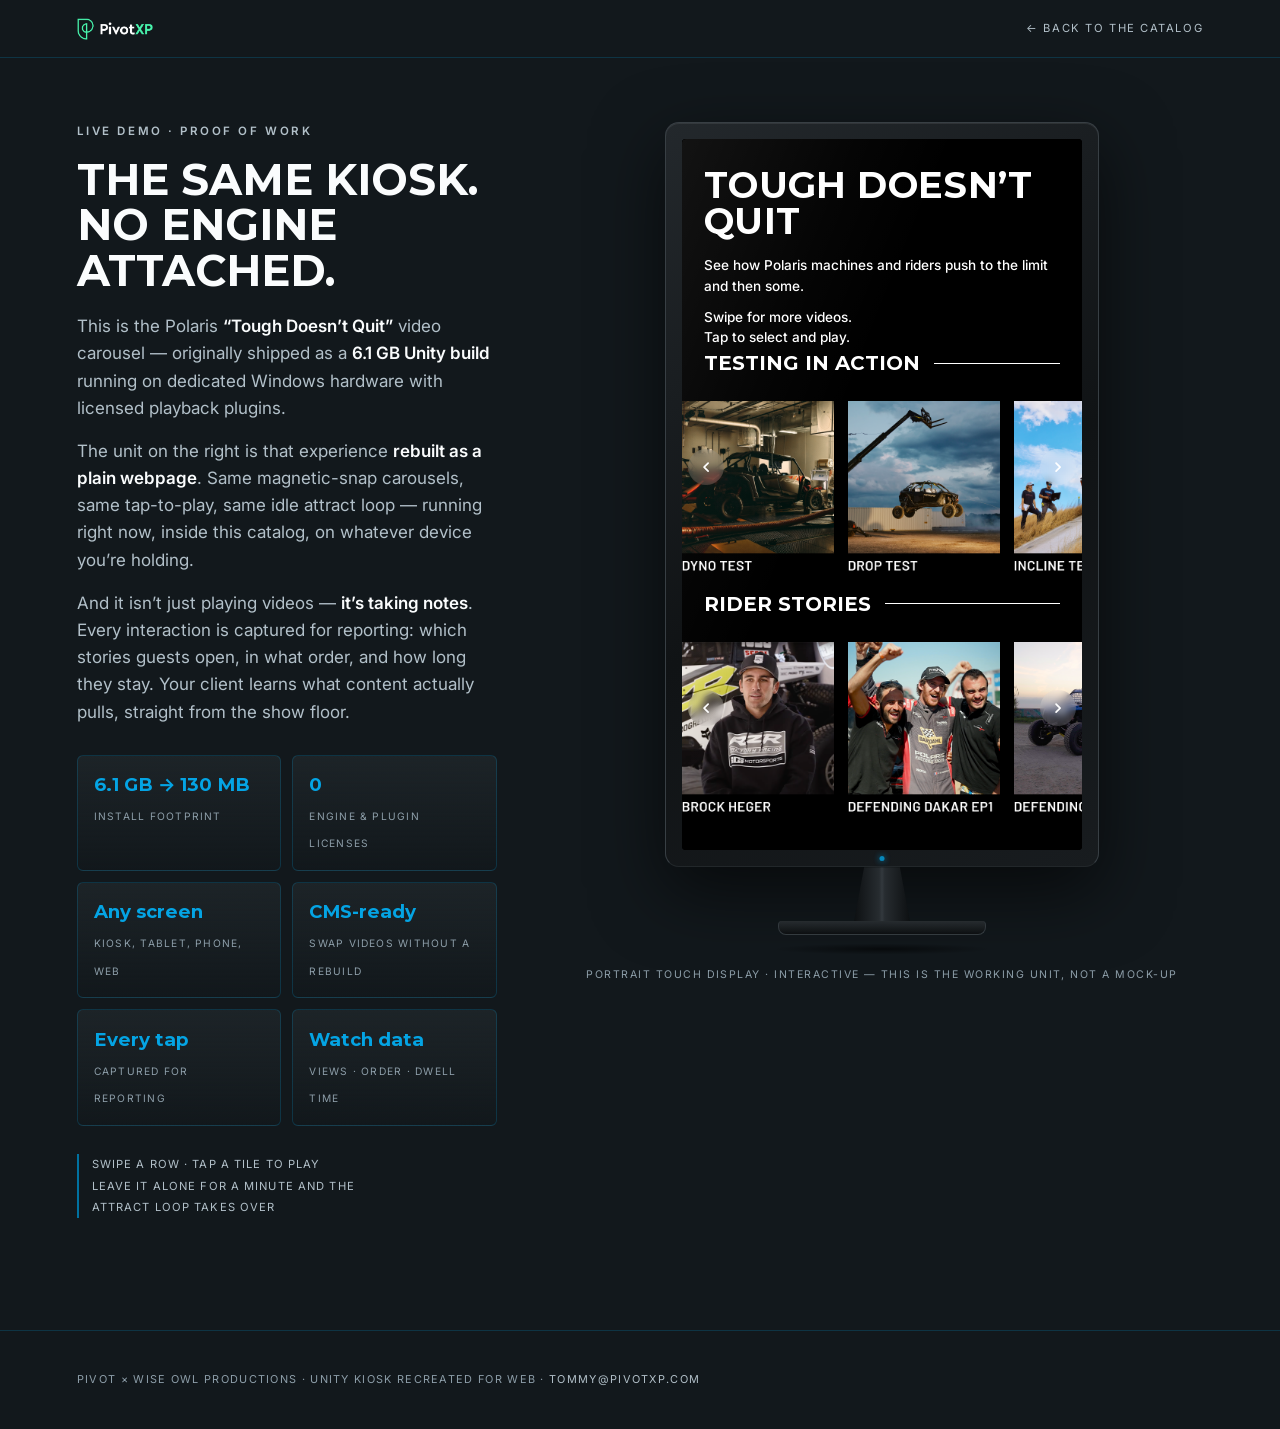
<file: polaris.html>
<!doctype html>
<html lang="en">
<head>
<meta charset="utf-8">
<meta name="viewport" content="width=device-width,initial-scale=1">
<meta name="description" content="The Polaris “Tough Doesn’t Quit” Unity kiosk, rebuilt by Pivot as a lightweight webpage you can drive in the browser.">
<title>Polaris "Tough Doesn't Quit" — Unity Kiosk, Rebuilt for Web · Pivot × Wise Owl Productions</title>
<meta name="robots" content="noindex">
<meta property="og:title" content="Polaris Kiosk — Rebuilt for Web · Pivot">
<meta property="og:description" content="A 6.1 GB Unity kiosk recreated as a webpage — live, interactive, and 130 MB.">
<meta property="og:image" content="https://wise-owl.catalogs.pivotxp.com/assets/img/og-cover.jpg">
<meta name="twitter:card" content="summary_large_image">
<link rel="preconnect" href="https://fonts.googleapis.com">
<link rel="preconnect" href="https://fonts.gstatic.com" crossorigin>
<link rel="stylesheet" href="https://fonts.googleapis.com/css2?family=Inter:wght@400..700&amp;display=swap"><style>@font-face{font-family:"Montserrat";font-style:normal;font-weight:300;src:url(assets/fonts/Montserrat-300-500-700-1.woff2) format('woff2');font-display:block}
@font-face{font-family:"Montserrat";font-style:normal;font-weight:500;src:url(assets/fonts/Montserrat-300-500-700-1.woff2) format('woff2');font-display:block}
@font-face{font-family:"Montserrat";font-style:normal;font-weight:700;src:url(assets/fonts/Montserrat-300-500-700-1.woff2) format('woff2');font-display:block}
</style>
<style>
:root{
  --bg:#12181C; --surface:#1D2428; --raise:#2B3338; --line:rgb(var(--mint-rgb)/.20);
  --ink:#FAFCFD; --muted:#B2C0C9; --dim:#8D9EA9;
  --mint:#04A4E4; --mint-deep:#0071A0; --mint-ink:#001D2D; --mint-lt:#5EC3FB; --mint-hi:#2CB4F5;
  --mint-rgb:4 164 228; --ground-deep-rgb:4 7 9; --ground-ink-rgb:22 29 33;
  --scrim-light-rgb:248 251 252; --dim-rgb:141 158 169; --ink-light-rgb:16 34 44;
  --accent:#04A4E4; --err:#FF7A7A;
  --shadow-art:drop-shadow(0 30px 40px rgba(0,0,0,.5));
  --disp:"Montserrat","Inter",system-ui,sans-serif; --body:"Inter",system-ui,-apple-system,"Segoe UI",Helvetica,Arial,sans-serif; --mono:"Inter",system-ui,-apple-system,"Segoe UI",Helvetica,Arial,sans-serif;
}
.band-light{
  --bg:#F3F6F8; --surface:#FFFFFF; --raise:#E7ECEF;
  --line:rgb(var(--ground-ink-rgb)/.13);
  --ink:#10222C; --muted:#4B575F; --dim:#59656D;
  --accent:#0071A0; --err:#A3231B; --mint-lt:#0071A0;
  --shadow-art:drop-shadow(0 24px 34px rgb(var(--ground-ink-rgb)/.20));
  background:var(--bg);color:var(--ink)
}
.band-dark{
  --bg:#12181C; --surface:#1D2428; --raise:#2B3338;
  --line:rgb(var(--mint-rgb)/.20);
  --ink:#FAFCFD; --muted:#B2C0C9; --dim:#8D9EA9;
  --accent:#04A4E4; --mint-lt:#5EC3FB; --err:#FF7A7A;
  --shadow-art:drop-shadow(0 30px 40px rgba(0,0,0,.5));
  background:var(--bg);color:var(--ink)
}
*{margin:0;padding:0;box-sizing:border-box}
body{background:var(--bg);color:var(--ink);font-family:var(--body);font-size:17px;line-height:1.6;-webkit-font-smoothing:antialiased}
a{color:inherit;text-decoration:none}

/* ---------- page chrome (lookbook language) ---------- */
.top{display:flex;align-items:center;justify-content:space-between;padding:1.1rem clamp(1.2rem,6vw,5rem);border-bottom:1px solid var(--line)}
.top img{height:22px;width:auto;display:block}
.top a.back{font-family:var(--mono);font-size:.7rem;letter-spacing:.14em;text-transform:uppercase;color:var(--muted);transition:color .2s}
.top a.back:hover{color:var(--mint)}
.wrap{display:grid;gap:clamp(2rem,5vw,4.5rem);grid-template-columns:minmax(300px,420px) 1fr;align-items:start;
  padding:clamp(2rem,5vw,4rem) clamp(1.2rem,6vw,5rem);max-width:1300px;margin:0 auto}
@media(max-width:900px){.wrap{grid-template-columns:1fr}.story{order:2}}
.eyebrow{font-family:var(--mono);font-weight:600;font-size:.72rem;letter-spacing:.22em;text-transform:uppercase;color:var(--mint-lt)}
.story h1{font-family:var(--disp);font-weight:700;font-size:clamp(1.9rem,3.4vw,2.7rem);line-height:1.06;text-transform:uppercase;margin:1rem 0 1.2rem;text-wrap:balance}
.story p{color:var(--muted);margin-bottom:1rem;max-width:46ch}
.story b{color:var(--ink);font-weight:600}
.stats{display:grid;grid-template-columns:1fr 1fr;gap:.7rem;margin:1.8rem 0}
.stats .s{border:1px solid var(--line);border-radius:6px;padding:.9rem 1rem;background:linear-gradient(180deg,var(--surface),transparent)}
.stats .s b{display:block;font-family:var(--disp);font-weight:700;font-size:1.15rem;color:var(--mint);margin-bottom:.1rem}
.stats .s span{font-family:var(--mono);font-size:.64rem;letter-spacing:.12em;text-transform:uppercase;color:var(--dim)}
.hint{font-family:var(--mono);font-size:.7rem;letter-spacing:.1em;text-transform:uppercase;color:var(--dim);border-left:2px solid var(--mint-deep);padding-left:.8rem;line-height:1.9}

/* ---------- touchscreen TV unit ---------- */
.stage{display:flex;flex-direction:column;align-items:center;gap:0}
.tv{position:relative;padding:clamp(10px,1.6vw,16px);border-radius:14px;
  background:linear-gradient(150deg,#23282c 0%,#101315 55%,#181c1f 100%);
  border:1px solid #383f44;border-bottom-color:#22272a;
  box-shadow:inset 0 1px 0 rgba(255,255,255,.08),0 24px 70px rgba(0,0,0,.6)}
.tv::after{content:"";position:absolute;left:50%;bottom:5px;transform:translateX(-50%);
  width:5px;height:5px;border-radius:50%;background:var(--mint);opacity:.8;box-shadow:0 0 6px var(--mint)}
.frame{position:relative;width:min(400px,84vw);aspect-ratio:9/16;background:#000;border-radius:4px;overflow:hidden;
  box-shadow:inset 0 0 0 1px rgba(0,0,0,.9)}
.frame::after{content:"";position:absolute;inset:0;z-index:20;pointer-events:none;border-radius:4px;
  background:linear-gradient(112deg,rgba(255,255,255,.075) 0%,rgba(255,255,255,.02) 26%,transparent 40%)}
.stand{display:flex;flex-direction:column;align-items:center;width:min(400px,84vw)}
.stand .neck{width:14%;height:clamp(34px,5vw,54px);
  background:linear-gradient(90deg,#0d1012,#272c30 45%,#33393e 50%,#272c30 55%,#0d1012);
  clip-path:polygon(18% 0,82% 0,100% 100%,0 100%)}
.stand .base{width:52%;height:clamp(10px,1.4vw,14px);border-radius:4px 4px 8px 8px;
  background:linear-gradient(180deg,#2c3236,#0e1113);border:1px solid #383f44;border-top:none}
.stand .floor{width:78%;height:16px;margin-top:6px;border-radius:50%;
  background:radial-gradient(50% 50% at 50% 50%,rgba(0,0,0,.55),transparent 70%)}
.frame-cap{margin-top:.6rem;font-family:var(--mono);font-size:.66rem;letter-spacing:.14em;text-transform:uppercase;color:var(--dim);text-align:center}

/* ---------- kiosk (faithful recreation) ---------- */
.kiosk{position:absolute;inset:0;background:#000;color:#fff;display:flex;flex-direction:column;
  font-family:var(--disp);user-select:none;-webkit-user-select:none;touch-action:pan-y;overflow:hidden;padding-bottom:8%}
.kiosk .pad{padding:0 5.5%}
.k-head{margin-top:7%}
.k-head h2{font-weight:700;text-transform:uppercase;font-size:clamp(1.6rem,9.2cqw,2.6rem);line-height:.98;letter-spacing:.01em}
.k-head .sub{margin-top:4.5%;font-family:var(--body);font-weight:500;font-size:clamp(.72rem,3.4cqw,.95rem);line-height:1.5;color:#fff}
.k-head .sub + .sub{margin-top:3%}
.frame{container-type:inline-size}
.k-row{margin-top:auto}
.k-row .k-label{display:flex;align-items:center;gap:4%;padding:0 5.5%}
.k-row .k-label h3{font-weight:700;text-transform:uppercase;font-size:clamp(.95rem,5cqw,1.4rem);white-space:nowrap}
.k-row .k-label .rule{flex:1;height:1px;background:#fff}
.k-car{position:relative;margin-top:3.5%}
.k-strip{display:flex;gap:3.5cqw;overflow-x:auto;scroll-snap-type:x mandatory;padding:2% 5.5%;scrollbar-width:none;cursor:grab}
.k-strip::-webkit-scrollbar{display:none}
.k-strip.dragging{cursor:grabbing;scroll-snap-type:none}
.k-tile{flex:0 0 38cqw;scroll-snap-align:start}
.k-tile .ph{width:100%;aspect-ratio:400/470;object-fit:contain;display:block;pointer-events:none}
.k-arrow{position:absolute;top:38%;transform:translateY(-50%);width:9cqw;height:9cqw;border:none;border-radius:50%;
  background:rgba(255,255,255,.14);backdrop-filter:blur(4px);color:#fff;display:flex;align-items:center;justify-content:center;cursor:pointer;z-index:2;transition:background .2s,opacity .3s}
.k-arrow:hover{background:rgba(255,255,255,.3)}
.k-arrow svg{width:45%;height:45%;fill:none;stroke:#fff;stroke-width:2.5;stroke-linecap:round;stroke-linejoin:round}
.k-arrow.prev{left:1.5%}.k-arrow.next{right:1.5%}
.k-arrow[disabled]{opacity:0;pointer-events:none}

/* ---------- player ---------- */
.k-player{position:absolute;inset:0;background:#000;display:none;z-index:5}
.k-player.open{display:block}
.k-player video{width:100%;height:100%;object-fit:cover;display:block}
.k-btn{position:absolute;font-family:var(--disp);font-weight:700;text-transform:uppercase;
  font-size:clamp(.6rem,3.1cqw,.85rem);letter-spacing:.04em;color:#fff;background:#1B66C9;border:none;cursor:pointer;
  display:flex;align-items:center;gap:.5em;padding:.7em 1.1em;border-radius:3px;z-index:6}
.k-btn svg{width:.9em;height:.9em;fill:#fff}
.k-btn.back{left:11.6%;bottom:20.9%;width:29.9%;height:4.4%;justify-content:center;padding:0;font-size:clamp(.5rem,2.55cqw,.72rem)}
.k-btn.replay{right:11.6%;bottom:20.9%;height:4.4%;padding:0 1.2em;background:rgba(255,255,255,.16)}
.k-note{position:absolute;left:5.5%;bottom:2.5%;font-family:var(--body);font-size:clamp(.42rem,1.8cqw,.55rem);color:#777;z-index:6}

/* ---------- attract ---------- */
.k-attract{position:absolute;inset:0;background:#000;display:none;z-index:8;cursor:pointer}
.k-attract.open{display:block}
.k-attract video{width:100%;height:100%;object-fit:cover}
.k-attract .cta{position:absolute;left:0;right:0;bottom:9%;text-align:center;font-family:var(--disp);font-weight:700;
  text-transform:uppercase;font-size:clamp(.8rem,4cqw,1.1rem);letter-spacing:.14em;color:#fff;animation:pulse 2.2s ease-in-out infinite}
@keyframes pulse{0%,100%{opacity:.35}50%{opacity:1}}

footer{padding:2.5rem clamp(1.2rem,6vw,5rem);border-top:1px solid var(--line);margin-top:2rem}
footer .fine{font-family:var(--mono);font-size:.68rem;letter-spacing:.12em;text-transform:uppercase;color:var(--dim)}
footer .fine a{color:var(--muted)}
</style>
  <link rel="icon" href="data:image/svg+xml,%3Csvg xmlns='http://www.w3.org/2000/svg' viewBox='0 0 100 100'%3E%3Ccircle cx='50' cy='50' r='42' fill='none' stroke='%2304A4E4' stroke-width='10'/%3E%3C/svg%3E">
</head>
<body>

<div class="top">
  <a href="index.html"><img src="assets/img/pivot-logo.png" alt="PivotXP" width="2101" height="607"></a>
  <a class="back" href="index.html#proof">← Back to the catalog</a>
</div>

<div class="wrap">
  <div class="story">
    <p class="eyebrow">Live demo · Proof of work</p>
    <h1>The same kiosk.<br>No engine attached.</h1>
    <p>This is the Polaris <b>“Tough Doesn’t Quit”</b> video carousel — originally shipped as a
    <b>6.1&nbsp;GB Unity build</b> running on dedicated Windows hardware with licensed playback plugins.</p>
    <p>The unit on the right is that experience <b>rebuilt as a plain webpage</b>. Same magnetic-snap
    carousels, same tap-to-play, same idle attract loop — running right now, inside this catalog,
    on whatever device you’re holding.</p>
    <p>And it isn’t just playing videos — <b>it’s taking notes</b>. Every interaction is captured for
    reporting: which stories guests open, in what order, and how long they stay. Your client learns
    what content actually pulls, straight from the show floor.</p>
    <div class="stats">
      <div class="s"><b>6.1 GB → 130 MB</b><span>Install footprint</span></div>
      <div class="s"><b>0</b><span>Engine &amp; plugin licenses</span></div>
      <div class="s"><b>Any screen</b><span>Kiosk, tablet, phone, web</span></div>
      <div class="s"><b>CMS-ready</b><span>Swap videos without a rebuild</span></div>
      <div class="s"><b>Every tap</b><span>Captured for reporting</span></div>
      <div class="s"><b>Watch data</b><span>Views · order · dwell time</span></div>
    </div>
    <p class="hint">Swipe a row · tap a tile to play<br>Leave it alone for a minute and the attract loop takes over</p>
  </div>

  <div class="stage">
    <div class="tv">
    <div class="frame">
      <div class="kiosk" id="kiosk">
        <div class="k-head pad">
          <h2>Tough Doesn’t Quit</h2>
          <p class="sub">See how Polaris machines and riders push to the limit and then some.</p>
          <p class="sub">Swipe for more videos.<br>Tap to select and play.</p>
        </div>
        <div class="k-row">
          <div class="k-label"><h3>Testing in Action</h3><div class="rule"></div></div>
          <div class="k-car">
            <button class="k-arrow prev" aria-label="Scroll back"><svg viewBox="0 0 24 24"><path d="M15 18l-6-6 6-6"/></svg></button>
            <div class="k-strip" id="strip1"></div>
            <button class="k-arrow next" aria-label="Scroll forward"><svg viewBox="0 0 24 24"><path d="M9 6l6 6-6 6"/></svg></button>
          </div>
        </div>
        <div class="k-row">
          <div class="k-label"><h3>Rider Stories</h3><div class="rule"></div></div>
          <div class="k-car">
            <button class="k-arrow prev" aria-label="Scroll back"><svg viewBox="0 0 24 24"><path d="M15 18l-6-6 6-6"/></svg></button>
            <div class="k-strip" id="strip2"></div>
            <button class="k-arrow next" aria-label="Scroll forward"><svg viewBox="0 0 24 24"><path d="M9 6l6 6-6 6"/></svg></button>
          </div>
        </div>

        <div class="k-player" id="player">
          <video id="pvideo" playsinline preload="auto"></video>
          <button class="k-btn back" id="btnBack"><svg viewBox="0 0 24 24"><path d="M14 6l-6 6 6 6z"/></svg>Back to videos</button>
          <button class="k-btn replay" id="btnReplay"><svg viewBox="0 0 24 24"><path d="M12 5V1L7 6l5 5V7a5 5 0 1 1-5 5H5a7 7 0 1 0 7-7z"/></svg>Replay</button>
          <span class="k-note" id="pnote"></span>
        </div>

        <div class="k-attract" id="attract">
          <video src="assets/polaris/video/attract.mp4" muted loop playsinline preload="none"></video>
          <div class="cta">Tap to explore</div>
        </div>
      </div>
    </div>
    </div>
    <div class="stand"><div class="neck"></div><div class="base"></div><div class="floor"></div></div>
    <p class="frame-cap">Portrait touch display · interactive — this is the working unit, not a mock-up</p>
  </div>
</div>

<footer>
  <p class="fine">Pivot × Wise Owl Productions&nbsp;·&nbsp;Unity kiosk recreated for web&nbsp;·&nbsp;<a href="mailto:tommy@pivotxp.com">tommy@pivotxp.com</a></p>
</footer>

<script>
const C1=[
 ["Chassis_Dyno_Test","Chassis Dyno Test"],["Drop_Test","Drop Test"],["Incline_Test","Incline Test"],
 ["Mud_Test","Mud Test"],["Off_Camber_Test","Off Camber Test"],["Oval_Track_Test","Oval Track Test"],
 ["Payload_Test","Payload Test"],["Rock_Crawl_Test","Rock Crawl Test"],["Sound_Chamber_Test","Sound Chamber Test"],
 ["VDS_Machine","VDS Machine"]];
const C2=[
 ["BrockHeger","Brock_Heger","Brock Heger"],["Dakar1","Dakar1","Dakar · Part 1"],["Dakar2","Dakar2","Dakar · Part 2"],
 ["Dakar3","Dakar3","Dakar · Part 3"],["Dakar4","Dakar4","Dakar · Part 4"],["Jeremy_Twitch","Jeremy_Twitch","Jeremy “Twitch” Stenberg"],
 ["TavoVil","TavoVil","Tavo Vildósola"],["VickiGolden","VickiGolden","Vicki Golden"],["WrightFamily","WrightFamily","Wright Family"]];

const T="assets/polaris/tiles/",V="assets/polaris/video/";
function tile(img,vid,label,excerpt){
  const f=document.createElement('figure');f.className='k-tile';f.setAttribute('role','button');f.setAttribute('tabindex','0');f.setAttribute('aria-label',label);
  f.addEventListener('keydown',e=>{if(e.key==='Enter'||e.key===' '){e.preventDefault();openPlayer(vid,label,excerpt)}});
  f.innerHTML=`<img class="ph" src="${T}${img}.png" alt="${label}" loading="lazy" draggable="false">`;
  f.addEventListener('click',()=>{if(!dragMoved)openPlayer(vid,label,excerpt)});
  return f;
}
C1.forEach(([n,l])=>strip1.appendChild(tile(n,`c1_${n}`,l,false)));
C2.forEach(([img,vid,l])=>strip2.appendChild(tile(img,`c2_${vid}`,l,true)));

/* drag-to-scroll (mouse) + arrows, magnetic snap via CSS */
let dragMoved=false;
document.querySelectorAll('.k-strip').forEach(strip=>{
  let down=false,sx=0,sl=0,moved=0;
  strip.addEventListener('pointerdown',e=>{if(e.pointerType!=='mouse')return;down=true;moved=0;sx=e.clientX;sl=strip.scrollLeft;strip.classList.add('dragging')});
  window.addEventListener('pointermove',e=>{if(!down)return;const dx=e.clientX-sx;moved=Math.max(moved,Math.abs(dx));strip.scrollLeft=sl-dx});
  window.addEventListener('pointerup',()=>{if(!down)return;down=false;dragMoved=moved>6;strip.classList.remove('dragging');setTimeout(()=>dragMoved=false,50)});
  const car=strip.parentElement,prev=car.querySelector('.prev'),next=car.querySelector('.next');
  const step=()=>strip.querySelector('.k-tile').getBoundingClientRect().width*2;
  prev.addEventListener('click',()=>strip.scrollBy({left:-step(),behavior:'smooth'}));
  next.addEventListener('click',()=>strip.scrollBy({left:step(),behavior:'smooth'}));
  const upd=()=>{prev.disabled=strip.scrollLeft<10;next.disabled=strip.scrollLeft>strip.scrollWidth-strip.clientWidth-10};
  strip.addEventListener('scroll',upd,{passive:true});upd();
});

/* player */
const player=document.getElementById('player'),pv=document.getElementById('pvideo'),pnote=document.getElementById('pnote');
function openPlayer(vid,label,excerpt){
  pv.src=`${V}${vid}.mp4`;pnote.textContent=excerpt?'Excerpt — trimmed for web demo':'';
  player.classList.add('open');pv.play().catch(()=>{});
}
function closePlayer(){player.classList.remove('open');pv.pause();pv.removeAttribute('src');pv.load()}
btnBack.addEventListener('click',closePlayer);
btnReplay.addEventListener('click',()=>{pv.currentTime=0;pv.play()});
pv.addEventListener('ended',()=>setTimeout(()=>{if(player.classList.contains('open')&&pv.ended)closePlayer()},6000));

/* attract loop */
const attract=document.getElementById('attract'),av=attract.querySelector('video');
let idleT;
function armIdle(){clearTimeout(idleT);idleT=setTimeout(()=>{
  if(player.classList.contains('open')&&!pv.paused)return armIdle();
  closePlayer();attract.classList.add('open');av.play().catch(()=>{});
},60000)}
function wake(){if(attract.classList.contains('open')){attract.classList.remove('open');av.pause()}armIdle()}
['pointerdown','pointermove','touchstart','keydown'].forEach(ev=>document.getElementById('kiosk').addEventListener(ev,wake,{passive:true}));
armIdle();
</script>

</body>
</html>
</file>
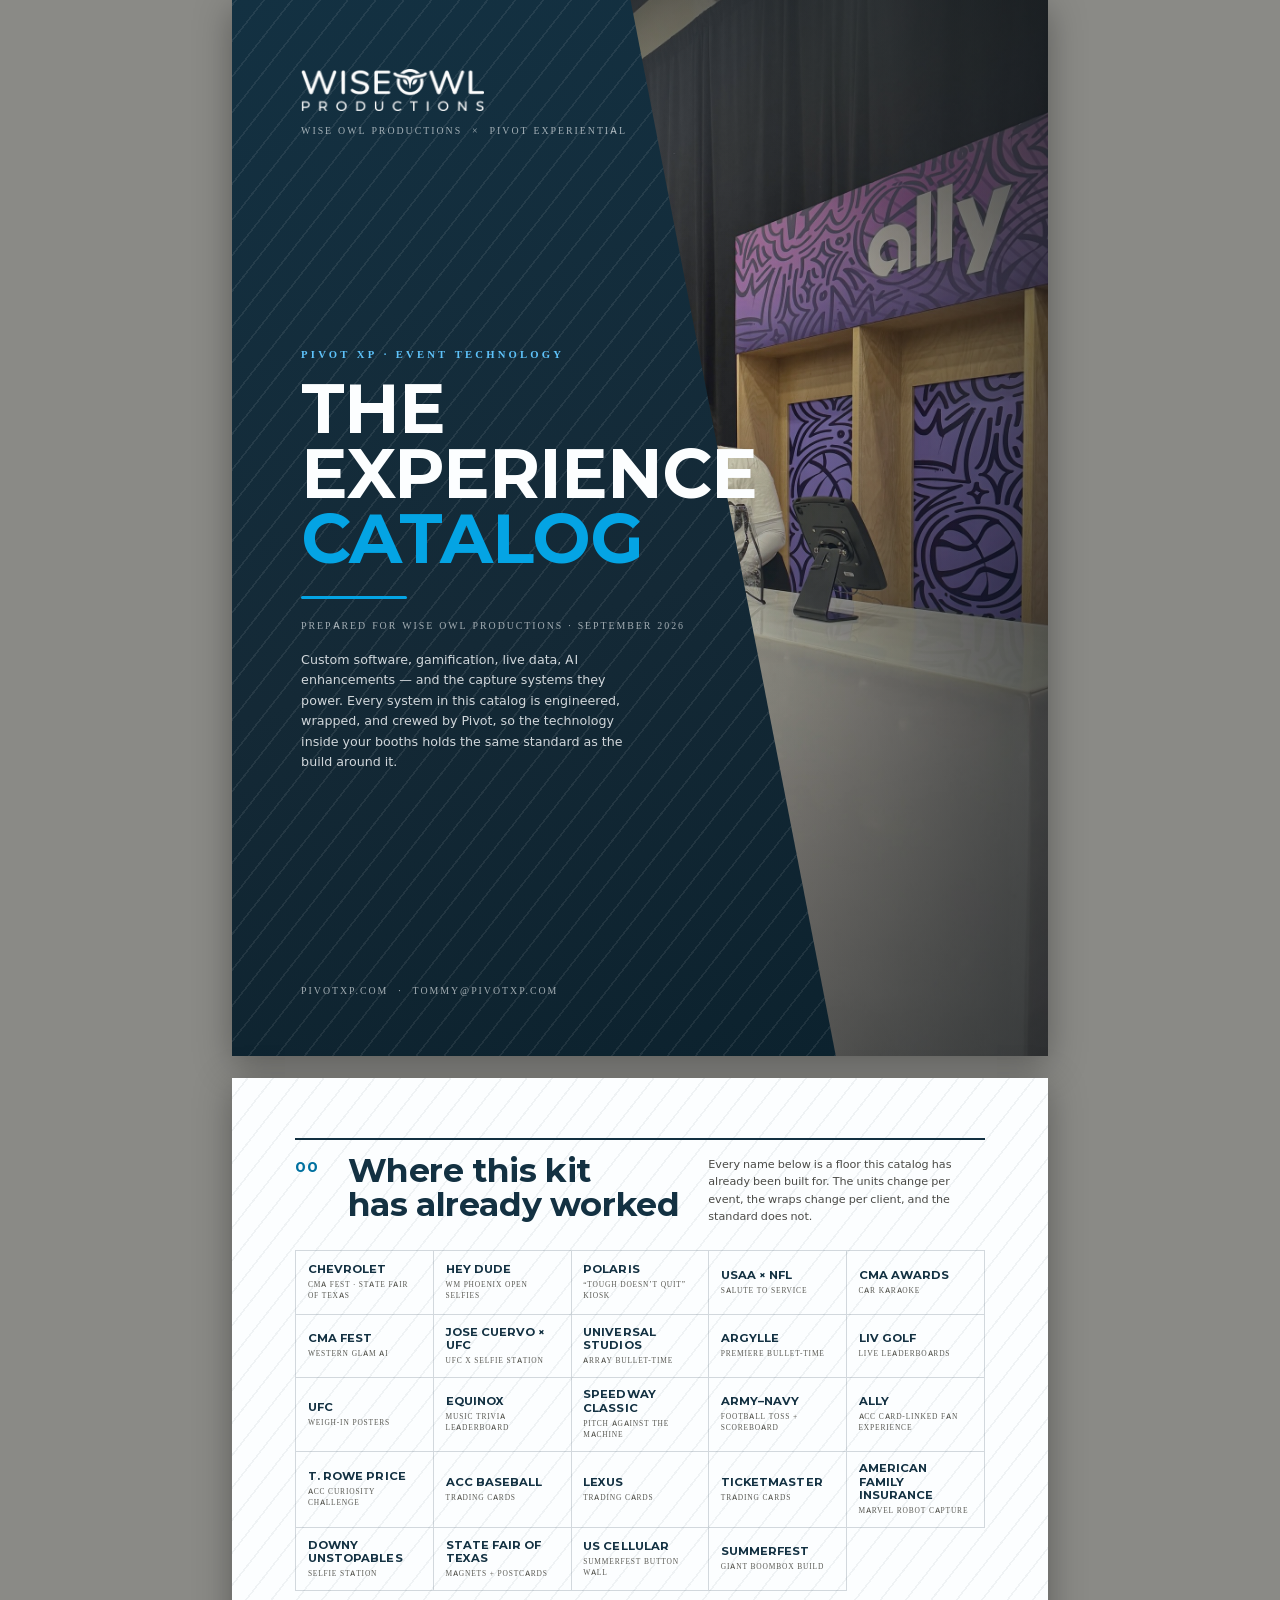
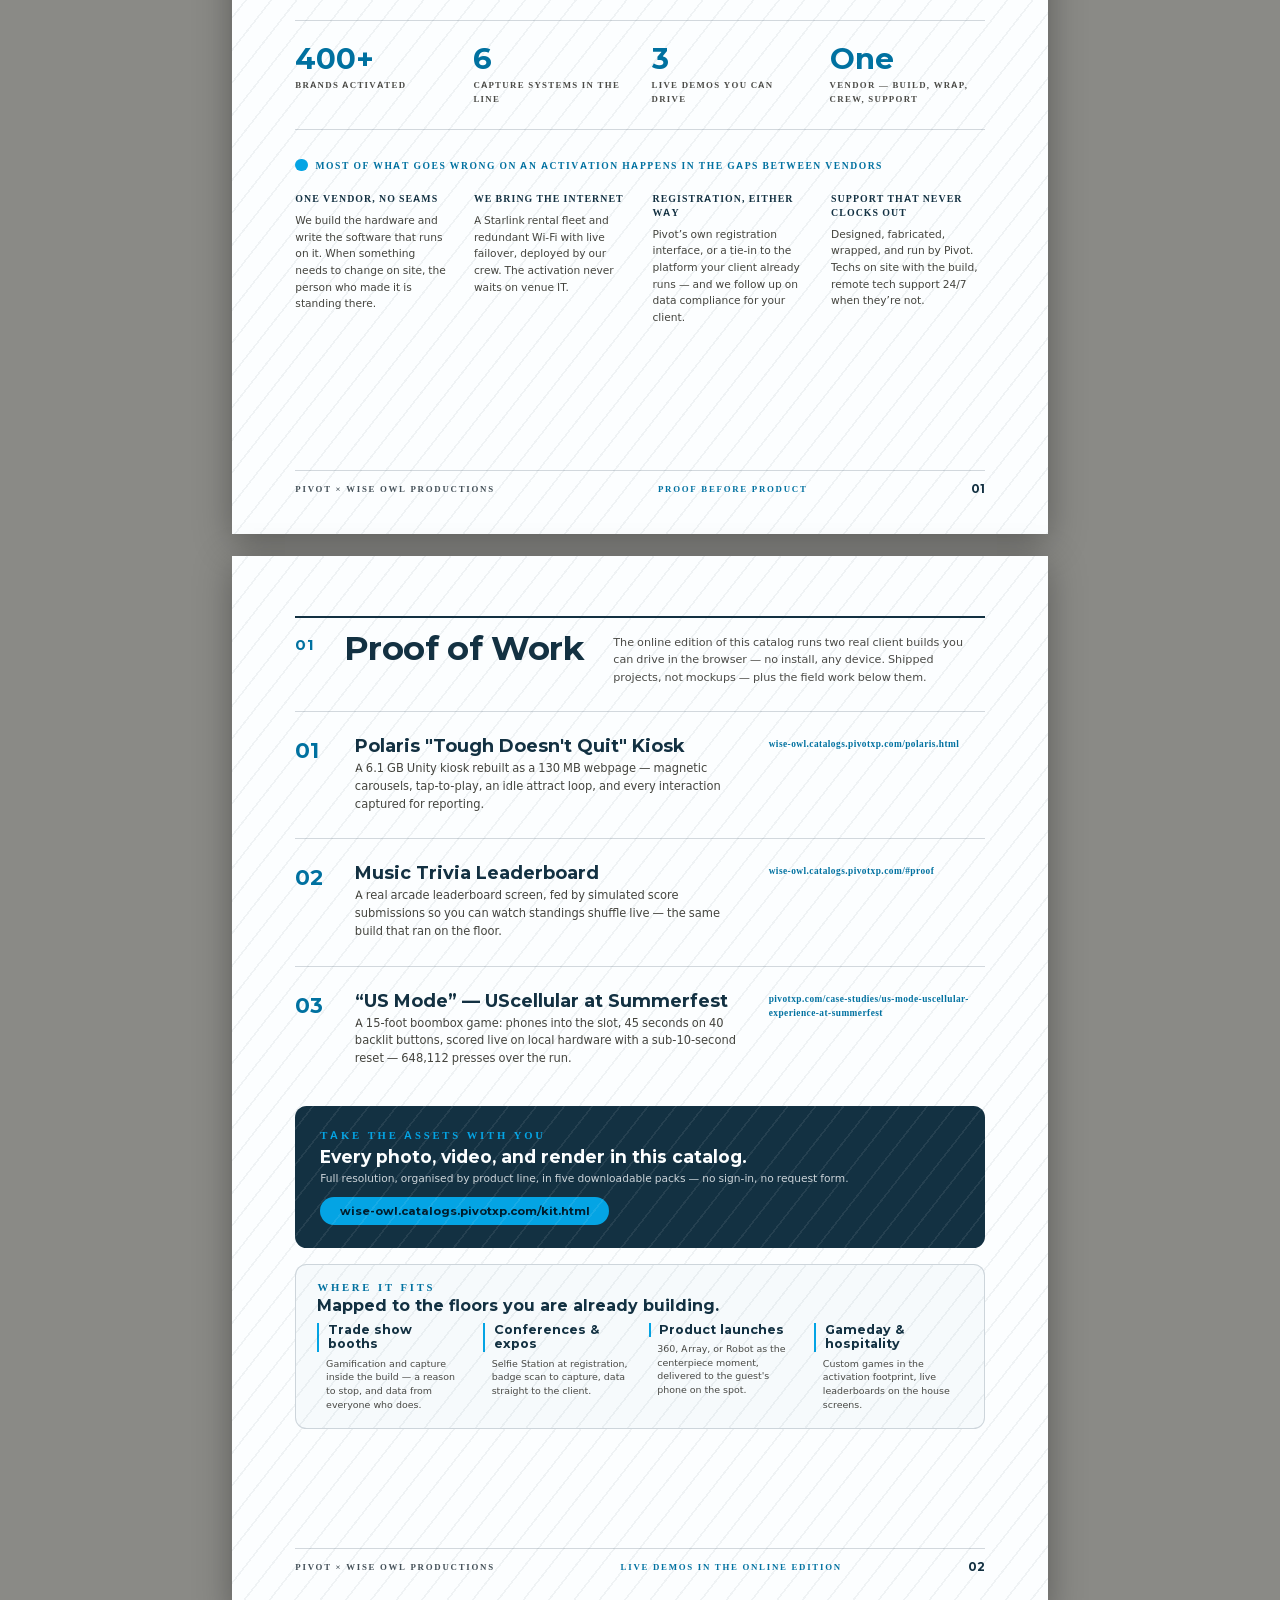
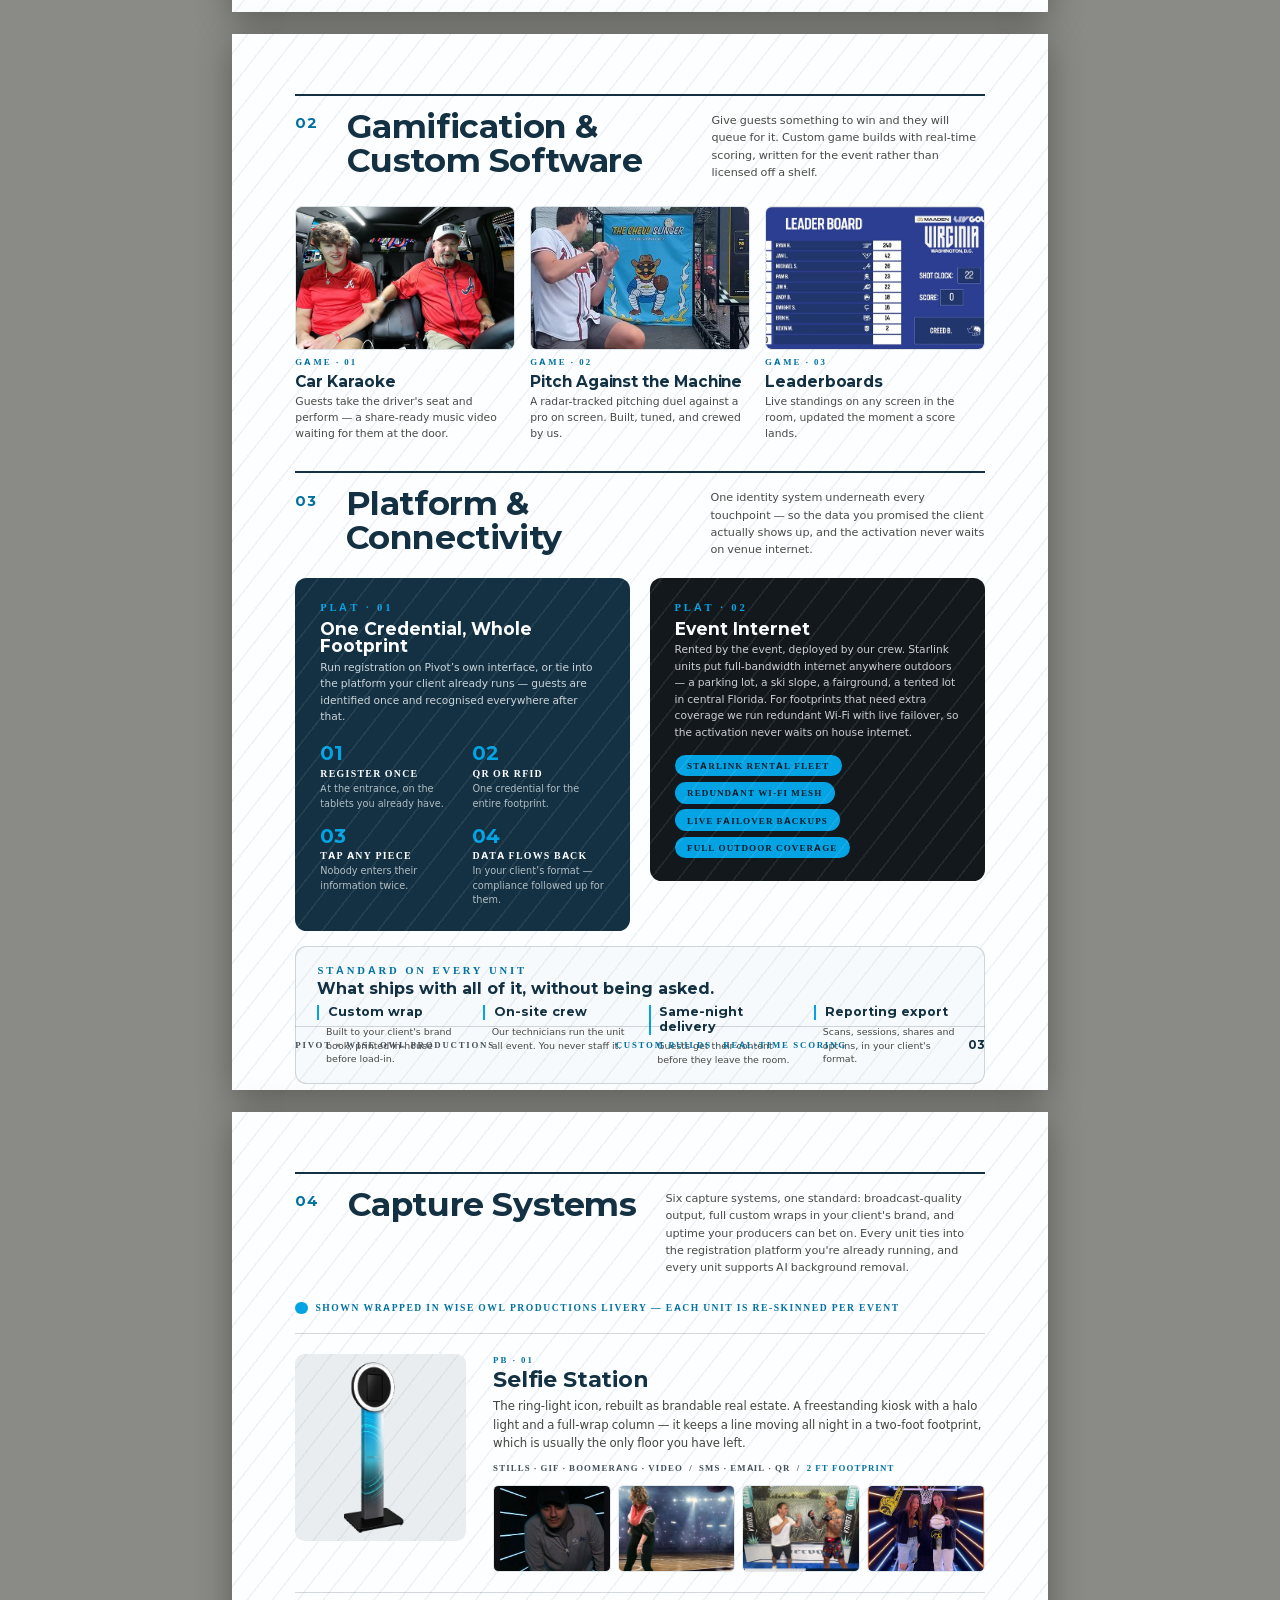
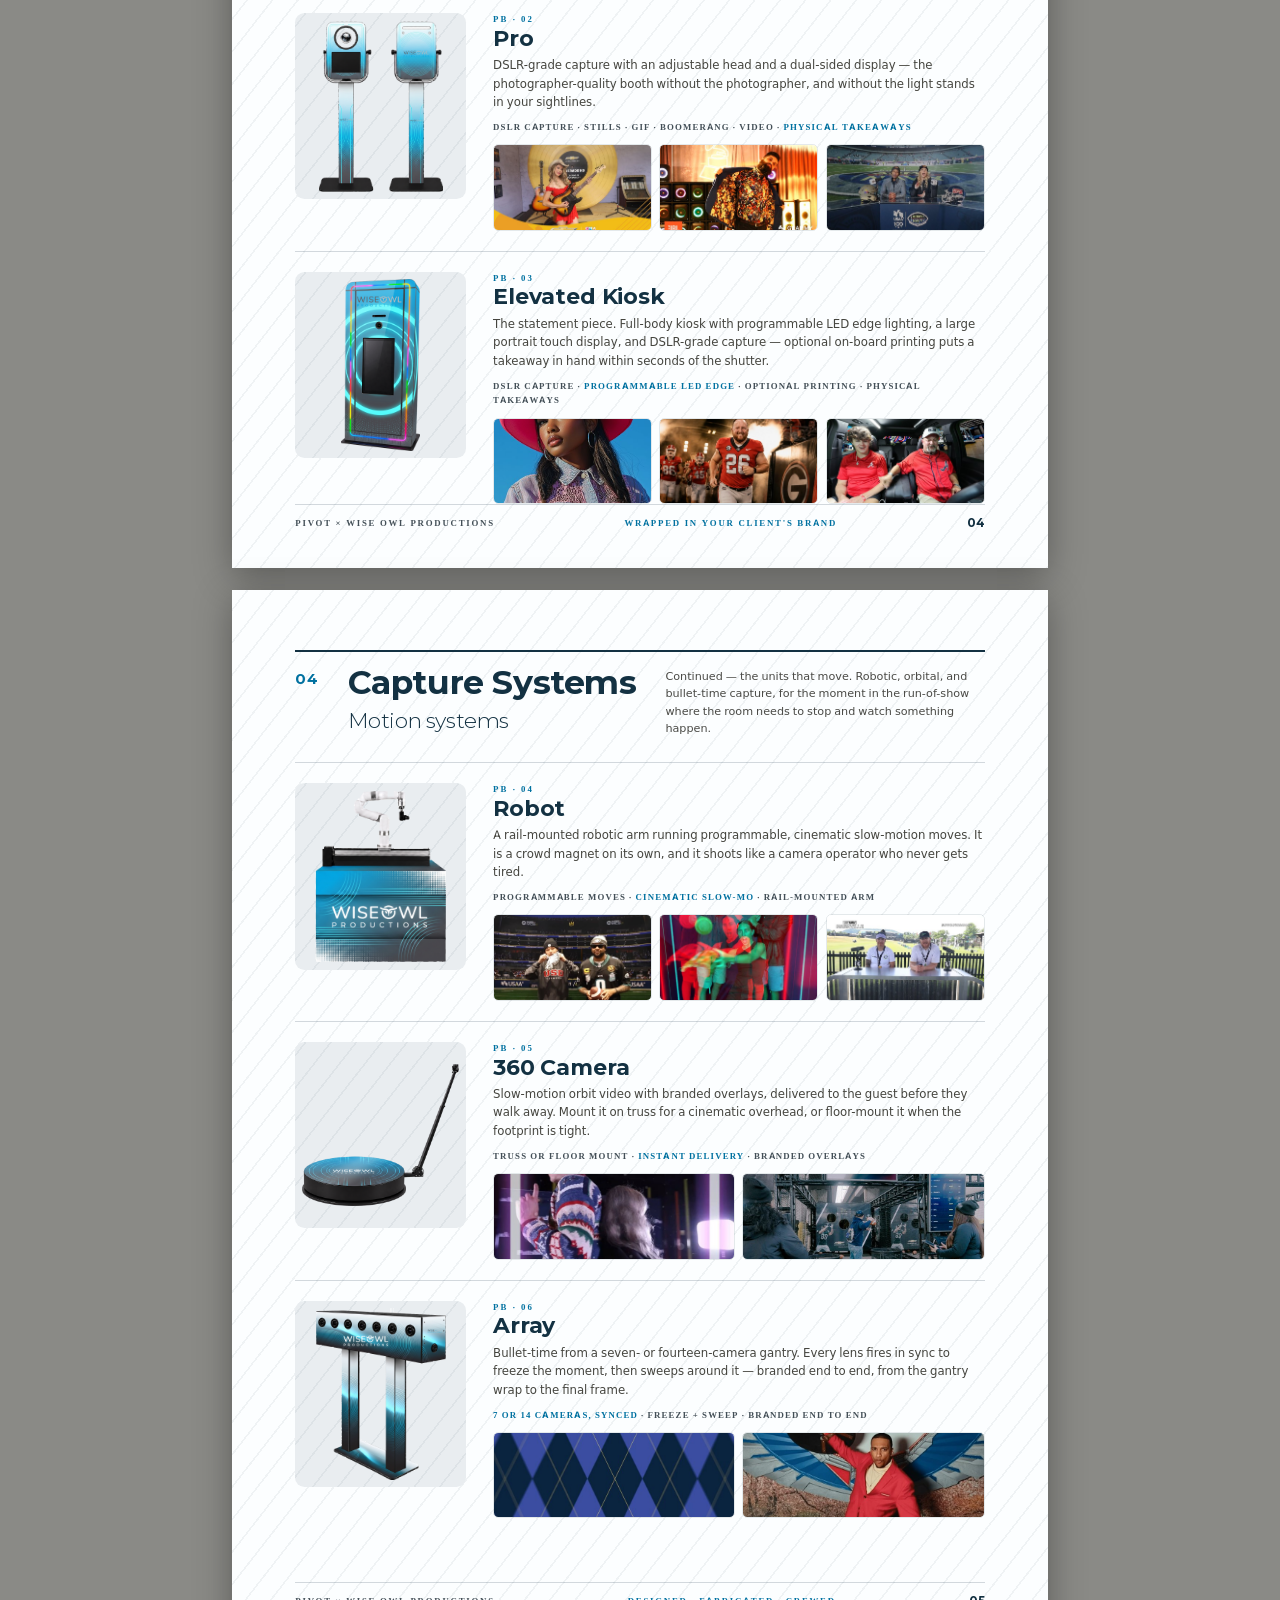
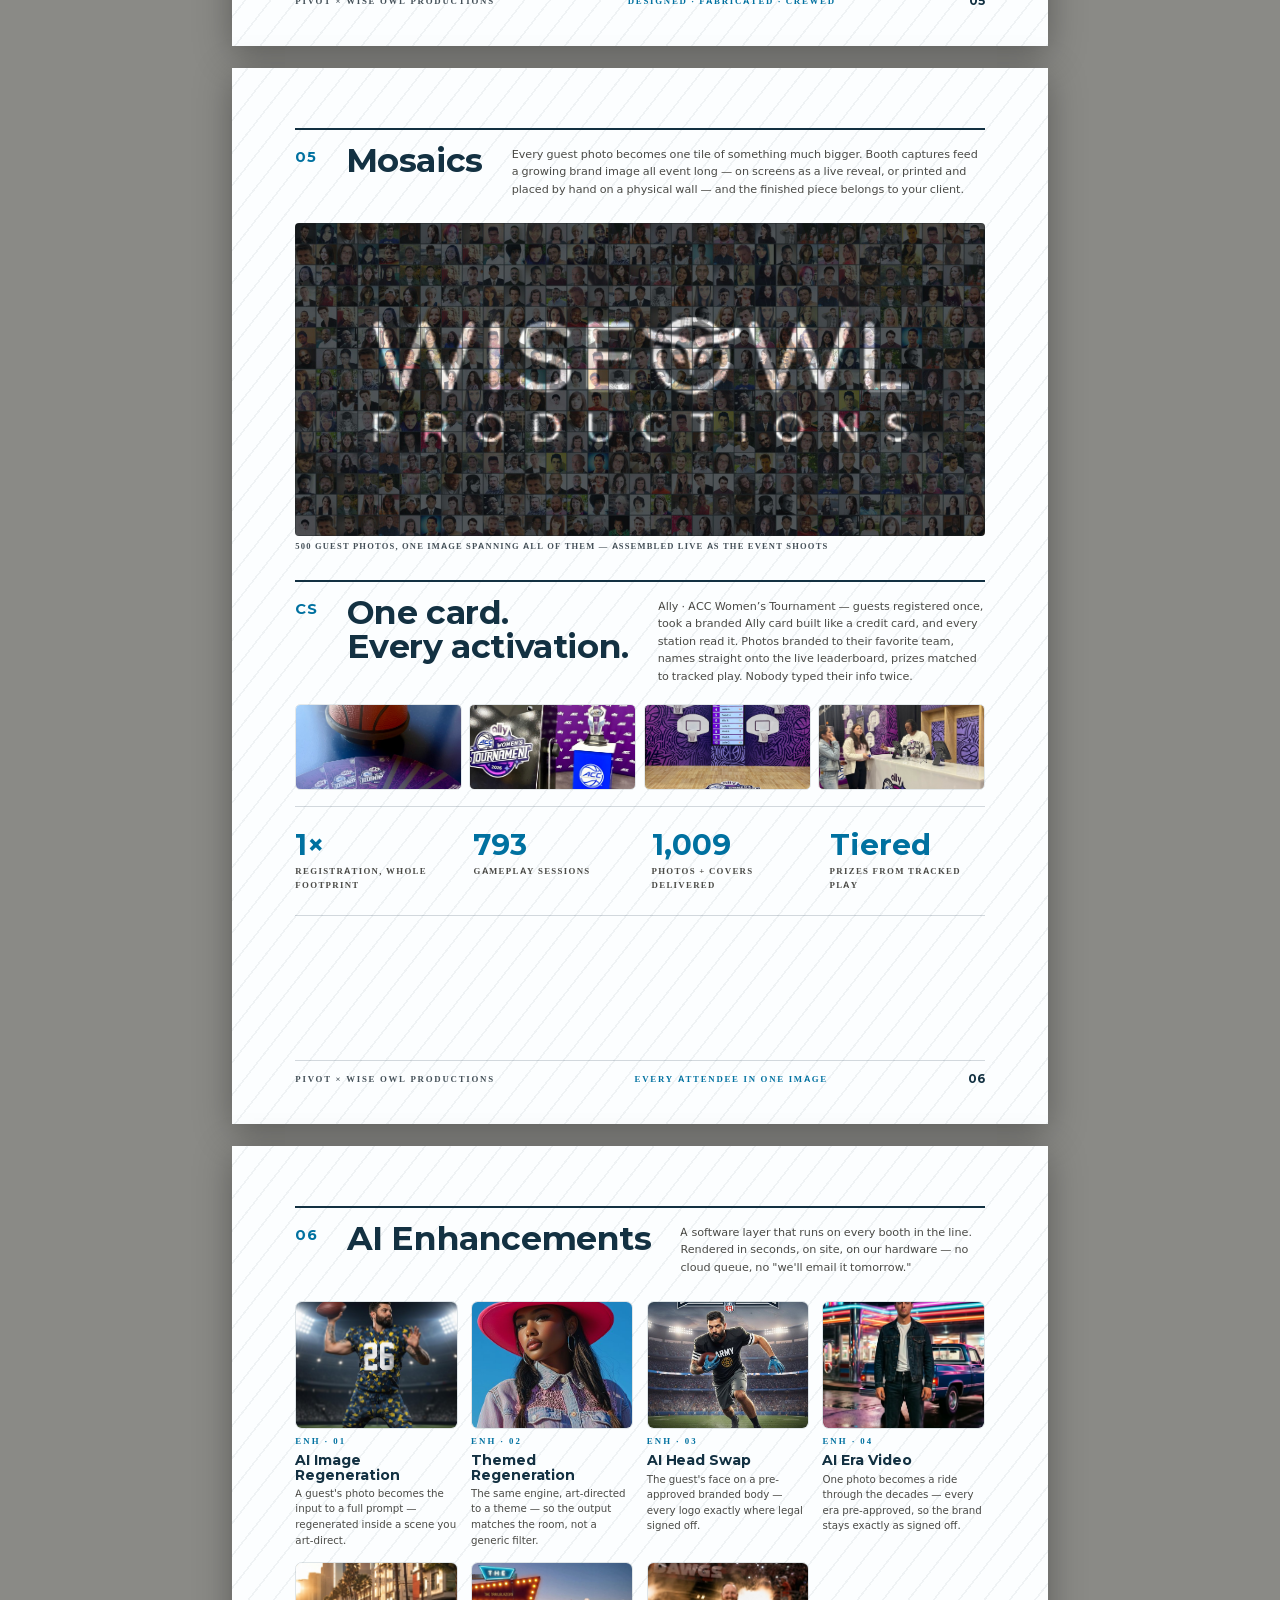
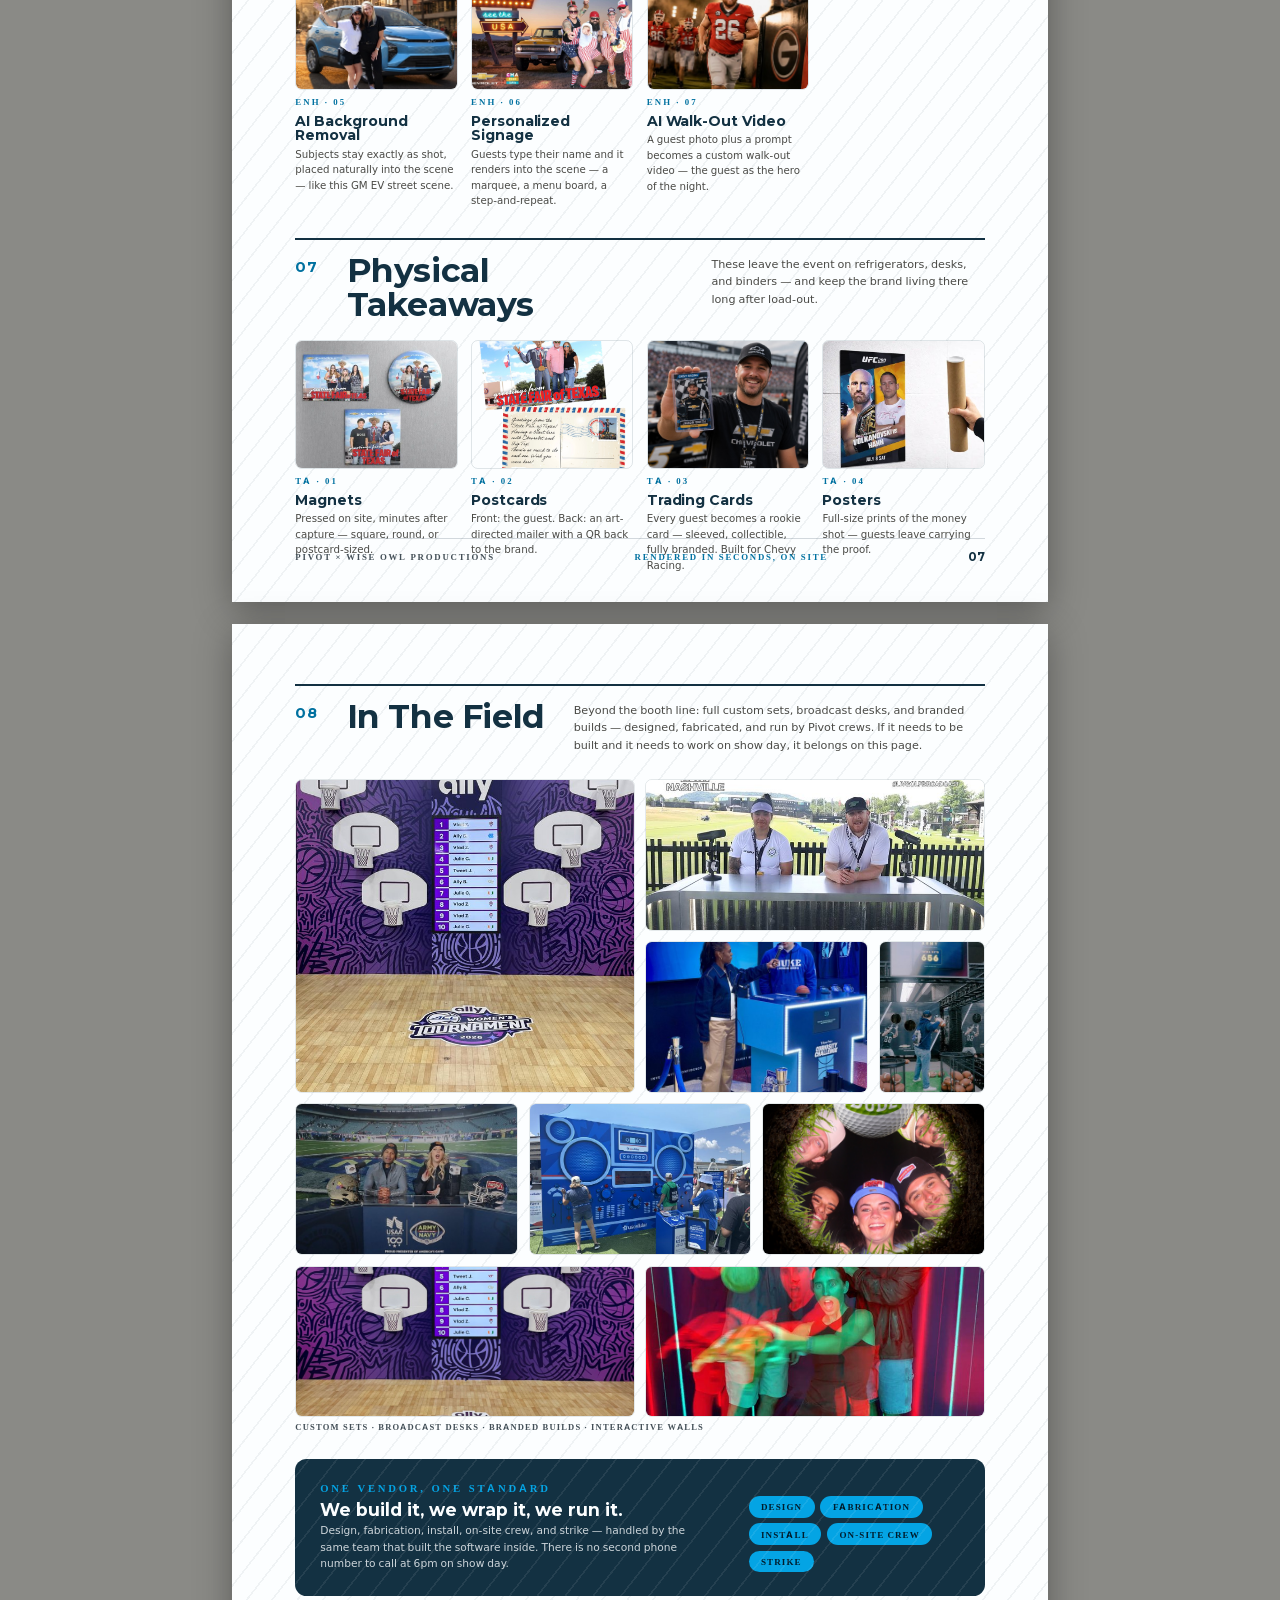
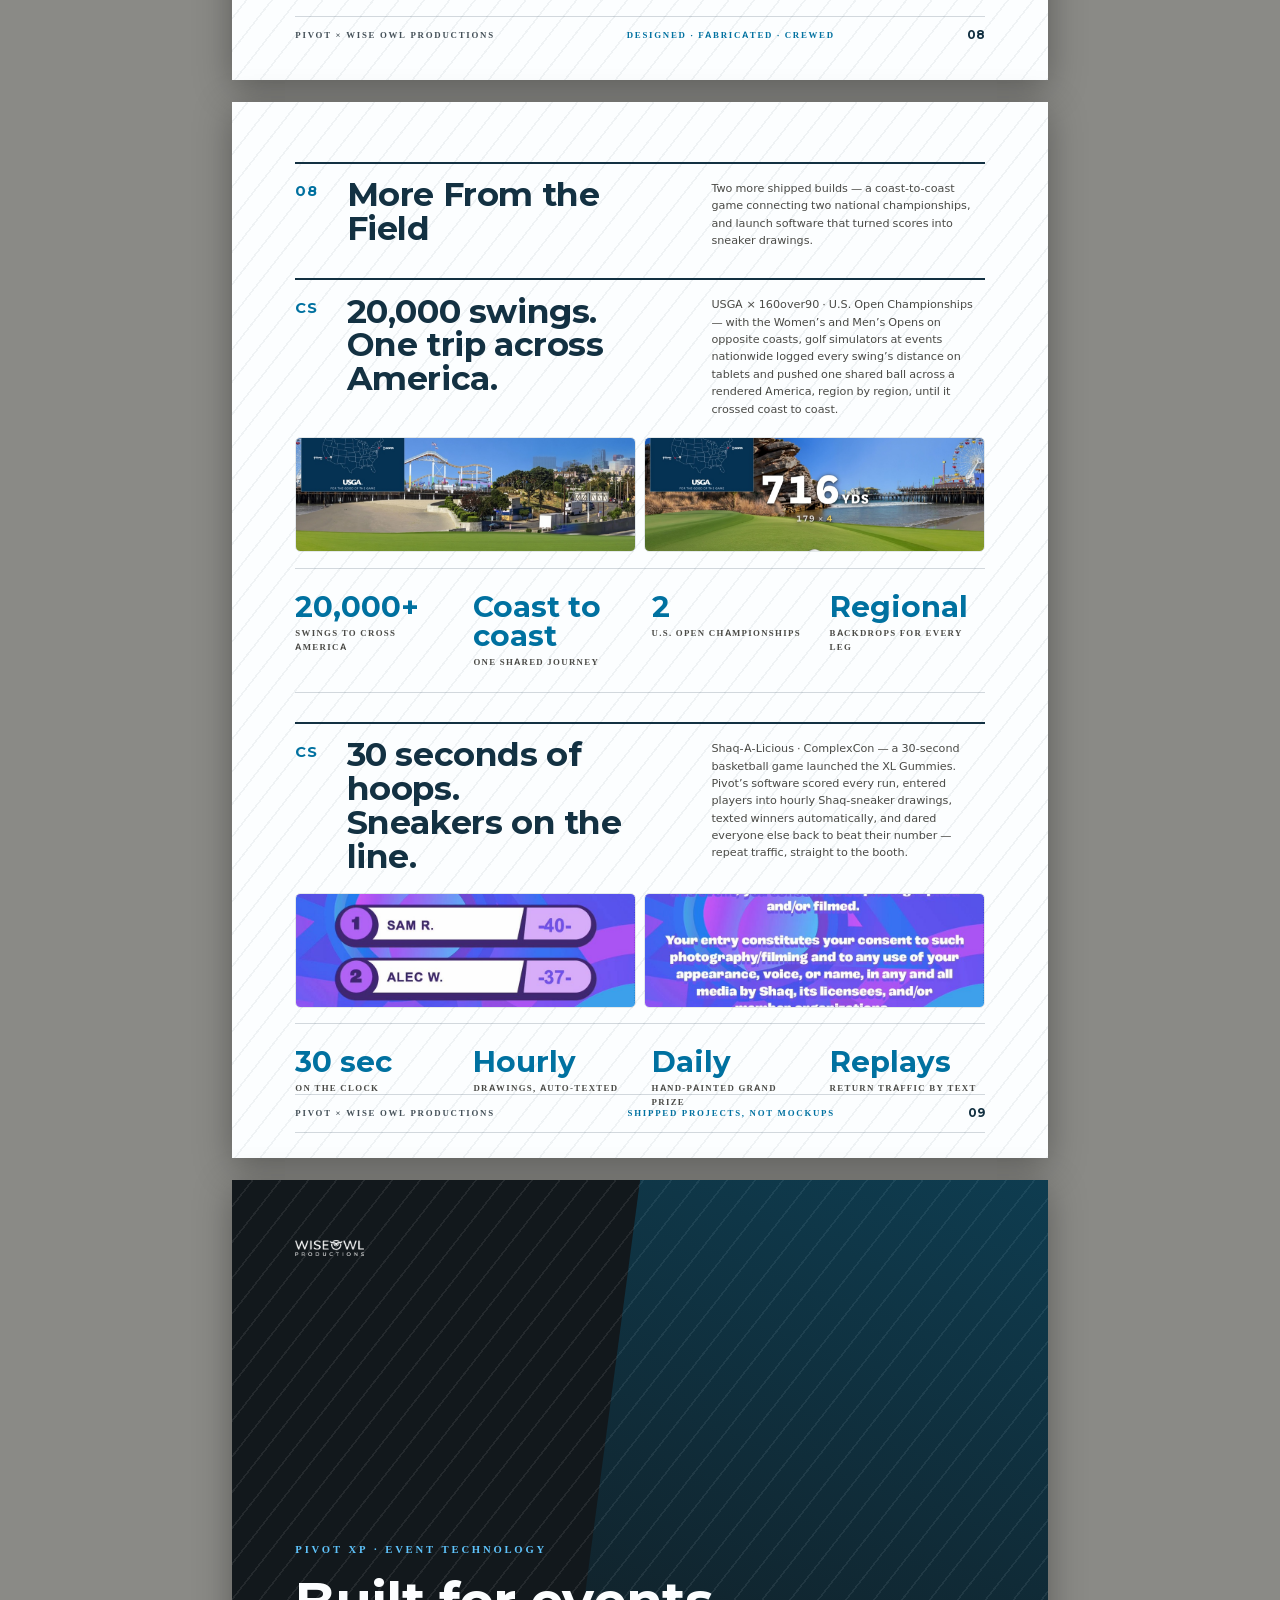
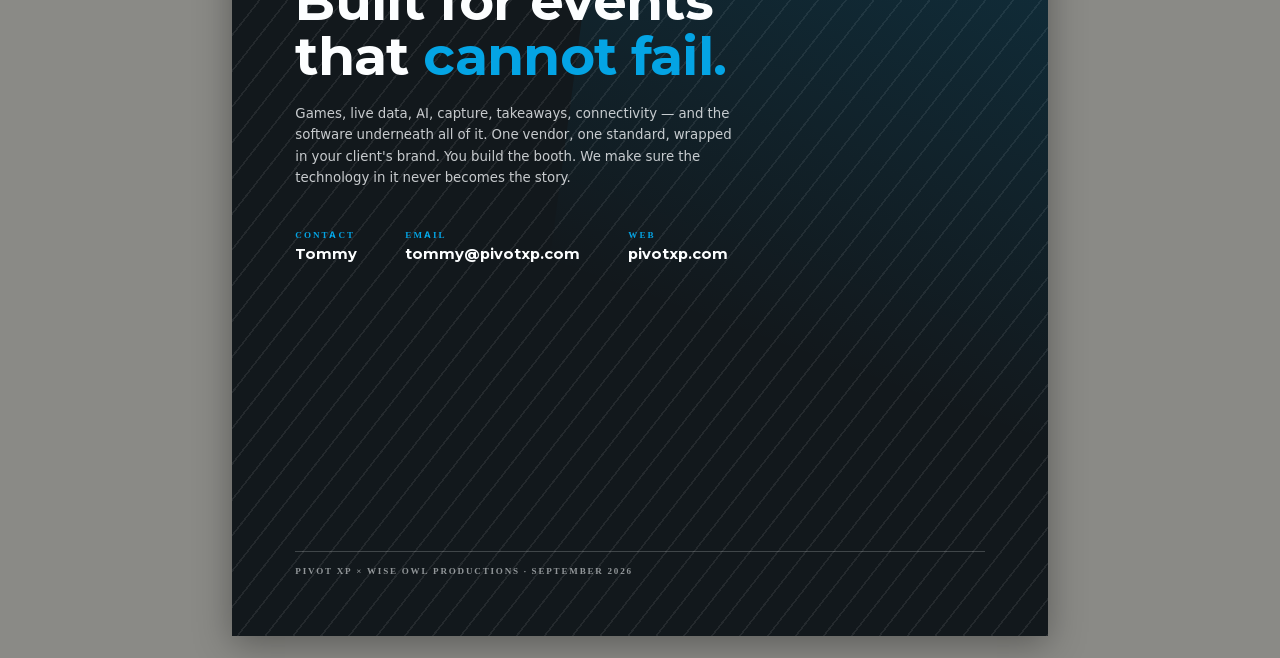
<file: print.html>
<!doctype html><html lang="en"><head><meta charset="utf-8">
<meta name="viewport" content="width=device-width,initial-scale=1">
<meta name="robots" content="noindex, nofollow">
<meta name="description" content="Print edition of the Pivot × Wise Owl Productions experience catalog.">
<title>Pivot × Wise Owl Productions — The Experience Catalog</title>
<link rel="stylesheet" href="assets/print/style.css">

<style>@font-face{font-family:"Montserrat";font-style:normal;font-weight:300;src:url(assets/fonts/Montserrat-300-500-700-1.woff2) format('woff2');font-display:block}
@font-face{font-family:"Montserrat";font-style:normal;font-weight:500;src:url(assets/fonts/Montserrat-300-500-700-1.woff2) format('woff2');font-display:block}
@font-face{font-family:"Montserrat";font-style:normal;font-weight:700;src:url(assets/fonts/Montserrat-300-500-700-1.woff2) format('woff2');font-display:block}

:root{
  --ivory:#FCFEFF; --ivory2:#F6FAFC; --ivory3:#E9EDF0; --ivory-rgb:250 253 255;
  --forest:#133142; --forest-d:#12181C; --forest-rgb:19 49 66; --forest-d-rgb:18 24 28;
  --deep:#0071A0; --green:#04A4E4; --on-green:#001D2D; --green-rgb:4 164 228;
  --ink:#20262B; --olive:#434F57; --kicker:#5EC3FB;
  --wedge-a:#133142; --wedge-b:#142936; --wedge-c:#0C222E;
  --rule:rgb(var(--forest-rgb)/.18);
}
:root{--disp:"Montserrat","Inter",system-ui,sans-serif}</style>
<link rel="icon" href="assets/img/brand-favicon.png" type="image/png">
</head><body>
<!-- ============ COVER ============ -->
<section class="page cover">
  <img class="photo" src="assets/print/img/cover_hero.jpg" alt="">
  <div class="scrim"></div>
  <div class="wedge-edge"></div>
  <div class="wedge"><div class="stripes"></div></div>
  <div class="cover-in">
    <div>
      <img class="mark" src="assets/img/brand-lockup-white.png" alt="Wise Owl Productions" style="width:1.9in">
      <div class="meta" style="margin-top:.13in">Wise Owl Productions &nbsp;×&nbsp; Pivot Experiential</div>
    </div>
    <div>
      <div class="eyebrow kicker">Pivot XP · Event Technology</div>
      <h1 style="margin-top:.16in">THE<br>EXPERIENCE<br><span class="g">CATALOG</span></h1>
      <div class="rule"></div>
      <div class="meta">Prepared for Wise Owl Productions · September 2026</div>
      <p class="sub">Custom software, gamification, live data, AI enhancements — and the capture systems they power. Every system in this catalog is engineered, wrapped, and crewed by Pivot, so the technology inside your booths holds the same standard as the build around it.</p>
    </div>
    <div style="display:flex;align-items:center;gap:.22in;flex-wrap:wrap">
      
      <span class="meta">pivotxp.com&nbsp; · &nbsp;tommy@pivotxp.com</span>
    </div>
  </div>
</section>

<!-- ============ CREDENTIALS ============ -->

<section class="page"><div class="stripes stripes-dk"></div><div class="pad">
  <div class="hd">
    <div class="num">00</div>
    <h2>Where this kit<br>has already worked</h2>
    <div class="blurb">Every name below is a floor this catalog has already been built for. The units change per event, the wraps change per client, and the standard does not.</div>
  </div>

  <div class="wall">
    <div><b>Chevrolet</b><i>CMA Fest · State Fair of Texas</i></div>
    <div><b>Hey Dude</b><i>WM Phoenix Open selfies</i></div>
    <div><b>Polaris</b><i>“Tough Doesn’t Quit” kiosk</i></div>
    <div><b>USAA × NFL</b><i>Salute to Service</i></div>
    <div><b>CMA Awards</b><i>Car Karaoke</i></div>
    <div><b>CMA Fest</b><i>Western Glam AI</i></div>
    <div><b>Jose Cuervo × UFC</b><i>UFC X Selfie Station</i></div>
    <div><b>Universal Studios</b><i>Array bullet-time</i></div>
    <div><b>Argylle</b><i>Premiere bullet-time</i></div>
    <div><b>LIV Golf</b><i>Live leaderboards</i></div>
    <div><b>UFC</b><i>Weigh-in posters</i></div>
    <div><b>Equinox</b><i>Music Trivia leaderboard</i></div>
    <div><b>Speedway Classic</b><i>Pitch Against the Machine</i></div>
    <div><b>Army–Navy</b><i>Football toss + scoreboard</i></div>
    <div><b>Ally</b><i>ACC card-linked fan experience</i></div>
    <div><b>T. Rowe Price</b><i>ACC Curiosity Challenge</i></div>
    <div><b>ACC Baseball</b><i>Trading cards</i></div>
    <div><b>Lexus</b><i>Trading cards</i></div>
    <div><b>Ticketmaster</b><i>Trading cards</i></div>
    <div><b>American Family Insurance</b><i>Marvel robot capture</i></div>
    <div><b>Downy Unstopables</b><i>Selfie Station</i></div>
    <div><b>State Fair of Texas</b><i>Magnets + postcards</i></div>
    <div><b>US Cellular</b><i>Summerfest button wall</i></div>
    <div><b>Summerfest</b><i>Giant boombox build</i></div>
  </div>

  <div class="statrow">
    <div><b>400+</b><i>Brands activated</i></div>
    <div><b>6</b><i>Capture systems in the line</i></div>
    <div><b>3</b><i>Live demos you can drive</i></div>
    <div><b>One</b><i>Vendor &mdash; build, wrap, crew, support</i></div>
  </div>

  <div class="note">Most of what goes wrong on an activation happens in the gaps between vendors</div>

  <div class="whyrow" style="margin-top:.22in">
    <div><h3>One vendor, no seams</h3><p>We build the hardware and write the software that runs on it. When something needs to change on site, the person who made it is standing there.</p></div>
    <div><h3>We bring the internet</h3><p>A Starlink rental fleet and redundant Wi&#8209;Fi with live failover, deployed by our crew. The activation never waits on venue IT.</p></div>
    <div><h3>Registration, either way</h3><p>Pivot&rsquo;s own registration interface, or a tie-in to the platform your client already runs — and we follow up on data compliance for your client.</p></div>
    <div><h3>Support that never clocks out</h3><p>Designed, fabricated, wrapped, and run by Pivot. Techs on site with the build, remote tech support 24/7 when they&rsquo;re not.</p></div>
  </div>
</div>
<div class="ft"><span>Pivot × Wise Owl Productions</span><span class="mid">Proof before product</span><span class="pg">01</span></div>
</section>

<!-- ============ PROOF OF WORK ============ -->

<section class="page"><div class="stripes stripes-dk"></div><div class="pad">
  <div class="hd">
    <div class="num">01</div>
    <h2>Proof of Work</h2>
    <div class="blurb">The online edition of this catalog runs two real client builds you can drive in the browser — no install, any device. Shipped projects, not mockups — plus the field work below them.</div>
  </div>

  <div class="proof">
    <div class="idx">01</div>
    <div>
      <h3>Polaris "Tough Doesn't Quit" Kiosk</h3>
      <p>A 6.1&nbsp;GB Unity kiosk rebuilt as a 130&nbsp;MB webpage — magnetic carousels, tap-to-play, an idle attract loop, and every interaction captured for reporting.</p>
    </div>
    <div class="url">wise-owl.catalogs.pivotxp.com/polaris.html</div>
  </div>

  <div class="proof">
    <div class="idx">02</div>
    <div>
      <h3>Music Trivia Leaderboard</h3>
      <p>A real arcade leaderboard screen, fed by simulated score submissions so you can watch standings shuffle live — the same build that ran on the floor.</p>
    </div>
    <div class="url">wise-owl.catalogs.pivotxp.com/#proof</div>
  </div>

  <div class="proof">
    <div class="idx">03</div>
    <div>
      <h3>“US Mode” — UScellular at Summerfest</h3>
      <p>A 15-foot boombox game: phones into the slot, 45 seconds on 40 backlit buttons, scored live on local hardware with a sub-10-second reset — 648,112 presses over the run.</p>
    </div>
    <div class="url">pivotxp.com/case-studies/us-mode-uscellular-experience-at-summerfest</div>
  </div>

  <div class="panel" style="margin-top:.14in">
    <div class="stripes"></div>
    <div class="eyebrow">Take the assets with you</div>
    <h3 style="margin:.06in 0 .05in">Every photo, video, and render in this catalog.</h3>
    <p>Full resolution, organised by product line, in five downloadable packs — no sign-in, no request form.</p>
    <div style="margin-top:.1in"><span class="foot-pill" style="font-size:8.5pt">wise-owl.catalogs.pivotxp.com/kit.html</span></div>
  </div>

  <div class="strip"><div class="stripes stripes-dk"></div>
    <div class="eyebrow">Where it fits</div>
    <h3>Mapped to the floors you are already building.</h3>
    <div class="items">
      <div class="it"><div class="k">Trade show booths</div><p>Gamification and capture inside the build — a reason to stop, and data from everyone who does.</p></div>
      <div class="it"><div class="k">Conferences &amp; expos</div><p>Selfie Station at registration, badge scan to capture, data straight to the client.</p></div>
      <div class="it"><div class="k">Product launches</div><p>360, Array, or Robot as the centerpiece moment, delivered to the guest's phone on the spot.</p></div>
      <div class="it"><div class="k">Gameday &amp; hospitality</div><p>Custom games in the activation footprint, live leaderboards on the house screens.</p></div>
    </div>
  </div>
</div>
<div class="ft"><span>Pivot × Wise Owl Productions</span><span class="mid">Live demos in the online edition</span><span class="pg">02</span></div>
</section>

<!-- ============ GAMIFICATION + PLATFORM ============ -->

<section class="page"><div class="stripes stripes-dk"></div><div class="pad">
  <div class="hd">
    <div class="num">02</div>
    <h2>Gamification &amp; Custom Software</h2>
    <div class="blurb">Give guests something to win and they will queue for it. Custom game builds with real-time scoring, written for the event rather than licensed off a shelf.</div>
  </div>

  <div class="grid3">
    <div class="card"><img class="thumb" src="assets/print/img/v_karaoke.jpg" alt="">
      <div class="code" style="margin-top:.06in">GAME · 01</div>
      <h3>Car Karaoke</h3>
      <p>Guests take the driver's seat and perform — a share-ready music video waiting for them at the door.</p></div>
    <div class="card"><img class="thumb" src="assets/print/img/v_pitch.jpg" alt="">
      <div class="code" style="margin-top:.06in">GAME · 02</div>
      <h3>Pitch Against the Machine</h3>
      <p>A radar-tracked pitching duel against a pro on screen. Built, tuned, and crewed by us.</p></div>
    <div class="card"><img class="thumb" src="assets/print/img/v_liv.jpg" alt="">
      <div class="code" style="margin-top:.06in">GAME · 03</div>
      <h3>Leaderboards</h3>
      <p>Live standings on any screen in the room, updated the moment a score lands.</p></div>
  </div>


  <div class="band">
    <div class="hd">
      <div class="num">03</div>
      <h2>Platform &amp; Connectivity</h2>
      <div class="blurb">One identity system underneath every touchpoint — so the data you promised the client actually shows up, and the activation never waits on venue internet.</div>
    </div>

    <div class="grid2" style="align-items:start">
      <div class="panel">
        <div class="stripes"></div>
        <div class="eyebrow">PLAT · 01</div>
        <h3 style="margin:.06in 0 .05in">One Credential, Whole Footprint</h3>
        <p>Run registration on Pivot&rsquo;s own interface, or tie into the platform your client already runs — guests are identified once and recognised everywhere after that.</p>
        <div class="steps">
          <div class="step"><div class="n">01</div><div class="t">Register once</div>
            <p>At the entrance, on the tablets you already have.</p></div>
          <div class="step"><div class="n">02</div><div class="t">QR or RFID</div>
            <p>One credential for the entire footprint.</p></div>
          <div class="step"><div class="n">03</div><div class="t">Tap any piece</div>
            <p>Nobody enters their information twice.</p></div>
          <div class="step"><div class="n">04</div><div class="t">Data flows back</div>
            <p>In your client&rsquo;s format — compliance followed up for them.</p></div>
        </div>
      </div>

      <div class="panel" style="background:var(--forest-d)">
        <div class="stripes"></div>
        <div class="eyebrow">PLAT · 02</div>
        <h3 style="margin:.06in 0 .05in">Event Internet</h3>
        <p>Rented by the event, deployed by our crew. Starlink units put full-bandwidth internet anywhere outdoors — a parking lot, a ski slope, a fairground, a tented lot in central Florida. For footprints that need extra coverage we run redundant Wi-Fi with live failover, so the activation never waits on house internet.</p>
        <div class="chips">
          <span class="chip">Starlink rental fleet</span>
          <span class="chip">Redundant Wi-Fi mesh</span>
          <span class="chip">Live failover backups</span>
          <span class="chip">Full outdoor coverage</span>
        </div>
      </div>
    </div>
  </div>

  <div class="strip"><div class="stripes stripes-dk"></div>
    <div class="eyebrow">Standard on every unit</div>
    <h3>What ships with all of it, without being asked.</h3>
    <div class="items">
      <div class="it"><div class="k">Custom wrap</div><p>Built to your client's brand book, printed in-house before load-in.</p></div>
      <div class="it"><div class="k">On-site crew</div><p>Our technicians run the unit all event. You never staff it.</p></div>
      <div class="it"><div class="k">Same-night delivery</div><p>Guests get their content before they leave the room.</p></div>
      <div class="it"><div class="k">Reporting export</div><p>Scans, sessions, shares and opt-ins, in your client's format.</p></div>
    </div>
  </div>

</div>
<div class="ft"><span>Pivot × Wise Owl Productions</span><span class="mid">Custom builds · Real-time scoring</span><span class="pg">03</span></div>
</section>

<!-- ============ BOOTH LINE I ============ -->

<section class="page"><div class="stripes stripes-dk"></div><div class="pad">
  <div class="hd">
    <div class="num">04</div>
    <h2>Capture Systems</h2>
    <div class="blurb">Six capture systems, one standard: broadcast-quality output, full custom wraps in your client's brand, and uptime your producers can bet on. Every unit ties into the registration platform you're already running, and every unit supports AI background removal.</div>
  </div>
  <div class="note">Shown wrapped in Wise Owl Productions livery — each unit is re-skinned per event</div>

  <div class="prod">
    <div class="shot"><div class="stripes stripes-dk"></div><img src="assets/print/img/unit_Lite.png" alt=""></div>
    <div>
      <div class="code">PB · 01</div>
      <h3>Selfie Station</h3>
      <p>The ring-light icon, rebuilt as brandable real estate. A freestanding kiosk with a halo light and a full-wrap column — it keeps a line moving all night in a two-foot footprint, which is usually the only floor you have left.</p>
      <div class="specs">Stills · GIF · Boomerang · Video &nbsp;/&nbsp; SMS · Email · QR &nbsp;/&nbsp; <b>2 ft footprint</b></div>
      <div class="gal">
        <img src="assets/print/img/v_unstop.jpg" alt="">
        <img src="assets/print/img/v_hoops.jpg" alt="">
        <img src="assets/print/img/p_cuervo.jpg" alt="">
        <img src="assets/print/img/p_discover.jpg" alt="">
      </div>
    </div>
  </div>

  <div class="prod">
    <div class="shot"><div class="stripes stripes-dk"></div><img src="assets/print/img/unit_Pro.png" alt=""></div>
    <div>
      <div class="code">PB · 02</div>
      <h3>Pro</h3>
      <p>DSLR-grade capture with an adjustable head and a dual-sided display — the photographer-quality booth without the photographer, and without the light stands in your sightlines.</p>
      <div class="specs">DSLR capture · Stills · GIF · Boomerang · Video · <b>Physical takeaways</b></div>
      <div class="gal">
        <img src="assets/print/img/pro_1.jpg" alt="">
        <img src="assets/print/img/v_jbl.jpg" alt="">
        <img src="assets/print/img/v_derby.jpg" alt="">
      </div>
    </div>
  </div>

  <div class="prod">
    <div class="shot"><div class="stripes stripes-dk"></div><img src="assets/print/img/unit_BigBoy.png" alt=""></div>
    <div>
      <div class="code">PB · 03</div>
      <h3>Elevated Kiosk</h3>
      <p>The statement piece. Full-body kiosk with programmable LED edge lighting, a large portrait touch display, and DSLR-grade capture — optional on-board printing puts a takeaway in hand within seconds of the shutter.</p>
      <div class="specs">DSLR capture · <b>Programmable LED edge</b> · Optional printing · Physical takeaways</div>
      <div class="gal">
        <img src="assets/print/img/ai_western.jpg" alt="">
        <img src="assets/print/img/v_walkout.jpg" alt="">
        <img src="assets/print/img/v_karaoke.jpg" alt="">
      </div>
    </div>
  </div>
</div>
<div class="ft"><span>Pivot × Wise Owl Productions</span><span class="mid">Wrapped in your client's brand</span><span class="pg">04</span></div>
</section>

<!-- ============ BOOTH LINE II ============ -->

<section class="page"><div class="stripes stripes-dk"></div><div class="pad">
  <div class="hd">
    <div class="num">04</div>
    <h2>Capture Systems<br><span style="font-weight:300;font-size:16pt">Motion systems</span></h2>
    <div class="blurb">Continued — the units that move. Robotic, orbital, and bullet-time capture, for the moment in the run-of-show where the room needs to stop and watch something happen.</div>
  </div>

  <div class="prod">
    <div class="shot"><div class="stripes stripes-dk"></div><img src="assets/print/img/unit_ROBOT.png" alt=""></div>
    <div>
      <div class="code">PB · 04</div>
      <h3>Robot</h3>
      <p>A rail-mounted robotic arm running programmable, cinematic slow-motion moves. It is a crowd magnet on its own, and it shoots like a camera operator who never gets tired.</p>
      <div class="specs">Programmable moves · <b>Cinematic slow-mo</b> · Rail-mounted arm</div>
      <div class="gal">
        <img src="assets/print/img/v_usaa.jpg" alt="">
        <img src="assets/print/img/v_speedway.jpg" alt="">
        <img src="assets/print/img/v_desk.jpg" alt="">
      </div>
    </div>
  </div>

  <div class="prod">
    <div class="shot"><div class="stripes stripes-dk"></div><img src="assets/print/img/unit_360.png" alt=""></div>
    <div>
      <div class="code">PB · 05</div>
      <h3>360 Camera</h3>
      <p>Slow-motion orbit video with branded overlays, delivered to the guest before they walk away. Mount it on truss for a cinematic overhead, or floor-mount it when the footprint is tight.</p>
      <div class="specs">Truss or floor mount · <b>Instant delivery</b> · Branded overlays</div>
      <div class="gal">
        <img src="assets/print/img/p_puttshack.jpg" alt="">
        <img src="assets/print/img/fld_armynavy.jpg" alt="">
      </div>
    </div>
  </div>

  <div class="prod">
    <div class="shot"><div class="stripes stripes-dk"></div><img src="assets/print/img/unit_Array.png" alt=""></div>
    <div>
      <div class="code">PB · 06</div>
      <h3>Array</h3>
      <p>Bullet-time from a seven- or fourteen-camera gantry. Every lens fires in sync to freeze the moment, then sweeps around it — branded end to end, from the gantry wrap to the final frame.</p>
      <div class="specs"><b>7 or 14 cameras, synced</b> · Freeze + sweep · Branded end to end</div>
      <div class="gal">
        <img src="assets/print/img/v_argylle.jpg" alt="">
        <img src="assets/print/img/v_marvel.jpg" alt="">
      </div>
    </div>
  </div>
</div>
<div class="ft"><span>Pivot × Wise Owl Productions</span><span class="mid">Designed · Fabricated · Crewed</span><span class="pg">05</span></div>
</section>

<!-- ============ MOSAICS + CASE STUDY ============ -->

<section class="page"><div class="stripes stripes-dk"></div><div class="pad">
  <div class="hd">
    <div class="num">05</div>
    <h2>Mosaics</h2>
    <div class="blurb">Every guest photo becomes one tile of something much bigger. Booth captures feed a growing brand image all event long — on screens as a live reveal, or printed and placed by hand on a physical wall — and the finished piece belongs to your client.</div>
  </div>
  <img src="assets/print/img/mosaic.jpg" alt="" style="width:100%;display:block;border-radius:4px">
  <div class="cap">500 guest photos, one image spanning all of them — assembled live as the event shoots</div>

  <div class="band">
    <div class="hd">
      <div class="num">CS</div>
      <h2>One card.<br>Every activation.</h2>
      <div class="blurb">Ally · ACC Women&rsquo;s Tournament — guests registered once, took a branded Ally card built like a credit card, and every station read it. Photos branded to their favorite team, names straight onto the live leaderboard, prizes matched to tracked play. Nobody typed their info twice.</div>
    </div>
    <div class="gal" style="grid-template-columns:repeat(4,1fr)">
      <img src="assets/print/img/p_ally1.jpg" alt="">
      <img src="assets/print/img/p_ally2.jpg" alt="">
      <img src="assets/print/img/p_ally3.jpg" alt="">
      <img src="assets/print/img/p_ally4.jpg" alt="">
    </div>
    <div class="statrow" style="margin-top:.16in">
      <div><b>1×</b><i>Registration, whole footprint</i></div>
      <div><b>793</b><i>Gameplay sessions</i></div>
      <div><b>1,009</b><i>Photos + covers delivered</i></div>
      <div><b>Tiered</b><i>Prizes from tracked play</i></div>
    </div>
  </div>
</div>
<div class="ft"><span>Pivot × Wise Owl Productions</span><span class="mid">Every attendee in one image</span><span class="pg">06</span></div>
</section>

<!-- ============ AI + TAKEAWAYS ============ -->

<section class="page"><div class="stripes stripes-dk"></div><div class="pad">
  <div class="hd">
    <div class="num">06</div>
    <h2>AI Enhancements</h2>
    <div class="blurb">A software layer that runs on every booth in the line. Rendered in seconds, on site, on our hardware — no cloud queue, no "we'll email it tomorrow."</div>
  </div>

  <div class="grid4">
    <div class="card sm"><img class="thumb" src="assets/print/img/ai_throwing.jpg" alt="">
      <div class="code" style="margin-top:.06in">ENH · 01</div>
      <h3>AI Image Regeneration</h3>
      <p>A guest's photo becomes the input to a full prompt — regenerated inside a scene you art-direct.</p></div>
    <div class="card sm"><img class="thumb" src="assets/print/img/ai_western.jpg" alt="">
      <div class="code" style="margin-top:.06in">ENH · 02</div>
      <h3>Themed Regeneration</h3>
      <p>The same engine, art-directed to a theme — so the output matches the room, not a generic filter.</p></div>
    <div class="card sm"><img class="thumb" src="assets/print/img/ai_madden.jpg" alt="">
      <div class="code" style="margin-top:.06in">ENH · 03</div>
      <h3>AI Head Swap</h3>
      <p>The guest's face on a pre-approved branded body — every logo exactly where legal signed off.</p></div>
    <div class="card sm"><img class="thumb" src="assets/print/img/v_chevy_eras.jpg" alt="">
      <div class="code" style="margin-top:.06in">ENH · 04</div>
      <h3>AI Era Video</h3>
      <p>One photo becomes a ride through the decades — every era pre-approved, so the brand stays exactly as signed off.</p></div>
    <div class="card sm"><img class="thumb" src="assets/print/img/p_gm.jpg" alt="">
      <div class="code" style="margin-top:.06in">ENH · 05</div>
      <h3>AI Background Removal</h3>
      <p>Subjects stay exactly as shot, placed naturally into the scene — like this GM EV street scene.</p></div>
    <div class="card sm"><img class="thumb" src="assets/print/img/p_signage.jpg" alt="">
      <div class="code" style="margin-top:.06in">ENH · 06</div>
      <h3>Personalized Signage</h3>
      <p>Guests type their name and it renders into the scene — a marquee, a menu board, a step-and-repeat.</p></div>
    <div class="card sm"><img class="thumb" src="assets/print/img/v_walkout.jpg" alt="">
      <div class="code" style="margin-top:.06in">ENH · 07</div>
      <h3>AI Walk-Out Video</h3>
      <p>A guest photo plus a prompt becomes a custom walk-out video — the guest as the hero of the night.</p></div>
  </div>


  <div class="band">
    <div class="hd">
      <div class="num">07</div>
      <h2>Physical Takeaways</h2>
      <div class="blurb">These leave the event on refrigerators, desks, and binders — and keep the brand living there long after load-out.</div>
    </div>
    <div class="grid4">
      <div class="card sm"><img class="thumb" src="assets/print/img/ta_magnets.jpg" alt="">
        <div class="code" style="margin-top:.06in">TA · 01</div>
        <h3>Magnets</h3><p>Pressed on site, minutes after capture — square, round, or postcard-sized.</p></div>
      <div class="card sm"><img class="thumb" src="assets/print/img/ta_postcards.png" alt="">
        <div class="code" style="margin-top:.06in">TA · 02</div>
        <h3>Postcards</h3><p>Front: the guest. Back: an art-directed mailer with a QR back to the brand.</p></div>
      <div class="card sm"><img class="thumb" src="assets/print/img/p_chevycard.jpg" alt="">
        <div class="code" style="margin-top:.06in">TA · 03</div>
        <h3>Trading Cards</h3><p>Every guest becomes a rookie card — sleeved, collectible, fully branded. Built for Chevy Racing.</p></div>
      <div class="card sm"><img class="thumb" src="assets/print/img/ta_poster.jpg" alt="">
        <div class="code" style="margin-top:.06in">TA · 04</div>
        <h3>Posters</h3><p>Full-size prints of the money shot — guests leave carrying the proof.</p></div>
    </div>
  </div>

</div>
<div class="ft"><span>Pivot × Wise Owl Productions</span><span class="mid">Rendered in seconds, on site</span><span class="pg">07</span></div>
</section>

<!-- ============ IN THE FIELD ============ -->

<section class="page"><div class="stripes stripes-dk"></div><div class="pad">
  <div class="hd">
    <div class="num">08</div>
    <h2>In The Field</h2>
    <div class="blurb">Beyond the booth line: full custom sets, broadcast desks, and branded builds — designed, fabricated, and run by Pivot crews. If it needs to be built and it needs to work on show day, it belongs on this page.</div>
  </div>

  <div class="montage">
    <img class="sp3 rw2" src="assets/print/img/fld_ally.jpg" alt="">
    <img class="sp3" src="assets/print/img/v_desk.jpg" alt="">
    <img class="sp2" src="assets/print/img/fld_trowe.jpg" alt="">
    <img src="assets/print/img/fld_armynavy.jpg" alt="">
    <img class="sp2" src="assets/print/img/v_derby.jpg" alt="">
    <img class="sp2" src="assets/print/img/fld_uscell.jpg" alt="">
    <img class="sp2" src="assets/print/img/p_heydude.jpg" alt="">
    <img class="sp3" src="assets/print/img/p_ally3.jpg" alt="">
    <img class="sp3" src="assets/print/img/v_speedway.jpg" alt="">
  </div>
  <div class="cap">Custom sets · Broadcast desks · Branded builds · Interactive walls</div>

  <div class="panel" style="margin-top:.28in">
    <div class="stripes"></div>
    <div style="display:flex;gap:.4in;align-items:center;flex-wrap:wrap">
      <div style="flex:1;min-width:2.6in">
        <div class="eyebrow">One vendor, one standard</div>
        <h3 style="margin:.06in 0 .05in">We build it, we wrap it, we run it.</h3>
        <p>Design, fabrication, install, on-site crew, and strike — handled by the same team that built the software inside. There is no second phone number to call at 6pm on show day.</p>
      </div>
      <div class="chips" style="flex:0 0 2.2in">
        <span class="chip">Design</span>
        <span class="chip">Fabrication</span>
        <span class="chip">Install</span>
        <span class="chip">On-site crew</span>
        <span class="chip">Strike</span>
      </div>
    </div>
  </div>
</div>
<div class="ft"><span>Pivot × Wise Owl Productions</span><span class="mid">Designed · Fabricated · Crewed</span><span class="pg">08</span></div>
</section>

<!-- ============ MORE FROM THE FIELD ============ -->

<section class="page"><div class="stripes stripes-dk"></div><div class="pad">
  <div class="hd">
    <div class="num">08</div>
    <h2>More From the Field</h2>
    <div class="blurb">Two more shipped builds — a coast-to-coast game connecting two national championships, and launch software that turned scores into sneaker drawings.</div>
  </div>

  <div class="band">
    <div class="hd">
      <div class="num">CS</div>
      <h2>20,000 swings.<br>One trip across America.</h2>
      <div class="blurb">USGA × 160over90 · U.S. Open Championships — with the Women&rsquo;s and Men&rsquo;s Opens on opposite coasts, golf simulators at events nationwide logged every swing&rsquo;s distance on tablets and pushed one shared ball across a rendered America, region by region, until it crossed coast to coast.</div>
    </div>
    <div class="gal" style="margin-top:.14in">
      <img src="assets/print/img/p_scramble1.jpg" alt="" style="height:1.2in">
      <img src="assets/print/img/p_scramble2.jpg" alt="" style="height:1.2in">
    </div>
    <div class="statrow" style="margin-top:.16in">
      <div><b>20,000+</b><i>Swings to cross America</i></div>
      <div><b>Coast to coast</b><i>One shared journey</i></div>
      <div><b>2</b><i>U.S. Open championships</i></div>
      <div><b>Regional</b><i>Backdrops for every leg</i></div>
    </div>
  </div>

  <div class="band">
    <div class="hd">
      <div class="num">CS</div>
      <h2>30 seconds of hoops.<br>Sneakers on the line.</h2>
      <div class="blurb">Shaq-A-Licious · ComplexCon — a 30-second basketball game launched the XL Gummies. Pivot&rsquo;s software scored every run, entered players into hourly Shaq-sneaker drawings, texted winners automatically, and dared everyone else back to beat their number — repeat traffic, straight to the booth.</div>
    </div>
    <div class="gal" style="margin-top:.14in">
      <img src="assets/print/img/p_shaq1.jpg" alt="" style="height:1.2in">
      <img src="assets/print/img/p_shaq2.jpg" alt="" style="height:1.2in">
    </div>
    <div class="statrow" style="margin-top:.16in">
      <div><b>30 sec</b><i>On the clock</i></div>
      <div><b>Hourly</b><i>Drawings, auto-texted</i></div>
      <div><b>Daily</b><i>Hand-painted grand prize</i></div>
      <div><b>Replays</b><i>Return traffic by text</i></div>
    </div>
  </div>
</div>
<div class="ft"><span>Pivot × Wise Owl Productions</span><span class="mid">Shipped projects, not mockups</span><span class="pg">09</span></div>
</section>

<!-- ============ CLOSING ============ -->

<section class="page close">
  <div class="stripes"></div>
  <div class="wedge2"></div>
  <div class="pad" style="display:flex;flex-direction:column;justify-content:space-between;padding-bottom:.62in">
    <img src="assets/img/brand-mark-white.png" style="width:.72in" alt="">
    <div>
      <div class="eyebrow" style="color:var(--kicker)">Pivot XP · Event Technology</div>
      <h1 style="margin:.18in 0 .2in">Built for events<br>that <span class="g">cannot fail.</span></h1>
      <p>Games, live data, AI, capture, takeaways, connectivity — and the software underneath all of it. One vendor, one standard, wrapped in your client's brand. You build the booth. We make sure the technology in it never becomes the story.</p>
      <div class="row">
        <div class="col"><div class="k">Contact</div><div class="v">Tommy</div></div>
        <div class="col"><div class="k">Email</div><div class="v">tommy@pivotxp.com</div></div>
        <div class="col"><div class="k">Web</div><div class="v">pivotxp.com</div></div>
      </div>
    </div>
    <div style="display:flex;justify-content:space-between;align-items:center;
                border-top:1px solid rgb(var(--ivory-rgb)/.2);padding-top:.14in">
      <span class="meta" style="font-family:Inter;font-weight:600;font-size:6.8pt;
            letter-spacing:.2em;text-transform:uppercase;color:rgb(var(--ivory-rgb)/.55)">
        Pivot XP × Wise Owl Productions · September 2026</span>
      
    </div>
  </div>
</section>


</body></html>
</file>
<file: assets/print/style.css>
/* ============ PIVOT catalog — print styles ============ */
/* Inter matches the web catalog; kept local so the PDF renders identically offline.
   font-display:block on purpose - a print render must wait for the real face. */
@font-face{font-family:Inter;src:url(fonts/Inter-Variable.woff2) format('woff2-variations');font-weight:400 700;font-display:block}

*{margin:0;padding:0;box-sizing:border-box}
html{-webkit-print-color-adjust:exact;print-color-adjust:exact}
body{font-family:Inter,system-ui,sans-serif;color:var(--ink);background:#8a8a86}

@page{size:8.5in 11in;margin:0}
.page{
  width:8.5in;height:11in;position:relative;overflow:hidden;
  background:var(--ivory);page-break-after:always;
}
.page:last-child{page-break-after:auto}
@media screen{.page{margin:0 auto 22px;box-shadow:0 8px 34px rgba(0,0,0,.34)}}

/* ---- shared type ---- */
.eyebrow{font-family:Inter;font-weight:600;font-size:8pt;letter-spacing:.26em;
  text-transform:uppercase;color:var(--deep)}
h1,h2,h3{font-family:var(--disp);font-weight:700;color:var(--forest);line-height:1.02}
p{font-size:9pt;line-height:1.58;color:var(--ink)}
.lede{font-size:10pt;line-height:1.6;color:#3B3B38}

/* diagonal hairline field, carried over as the catalog's signature texture */
.stripes{position:absolute;inset:0;
  background:repeating-linear-gradient(-52deg,rgba(255,255,255,.075) 0 1.6px,transparent 1.6px 22px);
  pointer-events:none}
.stripes-dk{background:repeating-linear-gradient(-52deg,rgb(var(--forest-rgb)/.055) 0 1.6px,transparent 1.6px 20px)}

/* ---------------- COVER ---------------- */
.cover{background:var(--forest-d)}
.cover .photo{position:absolute;inset:0;width:100%;height:100%;object-fit:cover;object-position:82% 52%}
.cover .scrim{position:absolute;inset:0;background:
   linear-gradient(90deg,rgb(var(--forest-d-rgb)/.55) 0%,rgb(var(--forest-d-rgb)/.1) 58%,rgb(var(--forest-d-rgb)/.6) 100%),
   linear-gradient(180deg,rgb(var(--forest-d-rgb)/.62) 0%,rgb(var(--forest-d-rgb)/0) 30%,rgb(var(--forest-d-rgb)/.5) 100%)}
/* the wedge — the diagonal cut that frames the cover */
.wedge{position:absolute;left:0;top:0;bottom:0;width:74%;
  background:linear-gradient(163deg,var(--wedge-a) 0%,var(--wedge-b) 58%,var(--wedge-c) 100%);
  clip-path:polygon(0 0, 66% 0, 100% 100%, 0 100%)}
.wedge-edge{position:absolute;left:0;top:0;bottom:0;width:75.4%;
  background:var(--green);clip-path:polygon(0 0, 66% 0, 100% 100%, 0 100%);z-index:-1}
.cover-in{position:absolute;left:.72in;right:0;top:0;bottom:0;
  display:flex;flex-direction:column;justify-content:space-between;padding:.72in 0 .62in}
.cover .mark{width:.86in;display:block}
.cover h1{color:var(--ivory);font-size:52pt;line-height:.94;letter-spacing:-.015em}
.cover h1 .g{color:var(--green)}
.cover .kicker{color:var(--kicker);letter-spacing:.3em}
.cover .sub{color:rgb(var(--ivory-rgb)/.82);font-size:9.5pt;line-height:1.62;max-width:3.5in;margin-top:.2in}
.cover .rule{width:1.1in;height:3px;background:var(--green);margin:.26in 0 .2in;border-radius:2px}
.foot-pill{display:inline-flex;align-items:center;gap:.09in;background:var(--green);
  color:var(--on-green);font-family:var(--disp);font-weight:700;font-size:9.5pt;
  padding:.075in .2in;border-radius:999px}
.cover .meta{color:rgb(var(--ivory-rgb)/.62);font-family:Inter;font-weight:500;
  font-size:7.4pt;letter-spacing:.2em;text-transform:uppercase}

/* ---------------- INTERIOR ---------------- */
.pad{position:absolute;inset:0;padding:.62in .66in 0}
.hd{display:flex;gap:.3in;align-items:flex-start;
  border-top:2.5px solid var(--forest);padding-top:.14in;margin-bottom:.26in}
.hd .num{font-family:var(--disp);font-weight:700;font-size:11pt;color:var(--deep);
  letter-spacing:.05em;padding-top:.055in}
.hd h2{font-size:25pt;letter-spacing:-.012em;flex:0 0 auto;max-width:3.5in}
.hd .blurb{flex:1;font-size:8.4pt;line-height:1.55;color:#4A4A46;padding-top:.03in}

.note{font-family:Inter;font-weight:600;font-size:7.2pt;letter-spacing:.16em;
  text-transform:uppercase;color:var(--deep);margin-bottom:.2in;
  display:flex;align-items:center;gap:.08in}
.note::before{content:"";width:.13in;height:.13in;border-radius:999px;background:var(--green)}

/* product row */
.prod{display:grid;grid-template-columns:1.78in 1fr;gap:.28in;
  padding:.21in 0;border-top:1px solid var(--rule)}
.prod:first-of-type{border-top:none;padding-top:.04in}
.shot{background:var(--ivory3);border-radius:.1in;height:1.94in;
  display:flex;align-items:center;justify-content:center;position:relative;overflow:hidden}
.shot img{max-width:92%;max-height:92%;object-fit:contain;position:relative}
.code{font-family:Inter;font-weight:700;font-size:6.6pt;letter-spacing:.24em;color:var(--deep);
  text-transform:uppercase}
.prod h3{font-size:16.5pt;margin:.035in 0 .06in;letter-spacing:-.008em}
.prod p{font-size:8.8pt;line-height:1.6;color:#45453F}
.specs{font-family:Inter;font-weight:600;font-size:6.6pt;letter-spacing:.13em;
  text-transform:uppercase;color:var(--olive);margin-top:.085in;line-height:1.65}
.specs b{color:var(--deep);font-weight:700}
.gal{display:flex;gap:.075in;margin-top:.1in}
.gal img{height:.9in;flex:1;min-width:0;object-fit:cover;border-radius:.055in;
  border:1px solid rgb(var(--forest-rgb)/.1)}

/* card grids */
.grid3{display:grid;grid-template-columns:repeat(3,1fr);gap:.16in}
.grid4{display:grid;grid-template-columns:repeat(4,1fr);gap:.14in}
.grid2{display:grid;grid-template-columns:repeat(2,1fr);gap:.2in}
.card .thumb{width:100%;height:1.5in;object-fit:cover;border-radius:.07in;
  border:1px solid rgb(var(--forest-rgb)/.12);display:block}
.card h3{font-size:11.5pt;margin:.075in 0 .04in;letter-spacing:-.005em}
.card p{font-size:8.1pt;line-height:1.5;color:#4A4A46}
.card.sm .thumb{height:1.34in}
.card.sm h3{font-size:10.5pt}
.card.sm p{font-size:7.7pt;line-height:1.52}

/* section band inside a page */
.band{margin-top:.3in}
.band .hd{margin-bottom:.2in}

/* dark panel */
.panel{background:var(--forest);border-radius:.12in;padding:.24in .26in;
  position:relative;overflow:hidden;color:var(--ivory)}
.panel h3{color:var(--ivory);font-size:13pt}
.panel p{color:rgb(var(--ivory-rgb)/.8);font-size:8pt;line-height:1.55}
.panel .eyebrow{color:var(--green)}
.steps{display:grid;grid-template-columns:repeat(2,1fr);gap:.15in .2in;margin-top:.18in}
.step .n{font-family:var(--disp);font-weight:700;font-size:15pt;color:var(--green);line-height:1}
.step .t{font-family:Inter;font-weight:700;font-size:7.4pt;letter-spacing:.13em;
  text-transform:uppercase;color:var(--ivory);margin:.04in 0 .03in}
.step p{font-size:7.3pt;line-height:1.5;color:rgb(var(--ivory-rgb)/.68)}
.chips{display:flex;flex-wrap:wrap;gap:.06in;margin-top:.14in}
.chip{font-family:Inter;font-weight:700;font-size:6.8pt;letter-spacing:.12em;
  text-transform:uppercase;color:var(--on-green);background:var(--green);
  padding:.055in .13in;border-radius:999px}

/* field montage */
.montage{display:grid;grid-template-columns:repeat(6,1fr);grid-auto-rows:1.58in;gap:.11in}
.montage img{width:100%;height:100%;object-fit:cover;border-radius:.07in;
  border:1px solid rgb(var(--forest-rgb)/.1)}
.sp2{grid-column:span 2}.sp3{grid-column:span 3}.sp4{grid-column:span 4}
.rw2{grid-row:span 2}
.cap{font-family:Inter;font-weight:600;font-size:6.4pt;letter-spacing:.14em;
  text-transform:uppercase;color:var(--olive);margin-top:.05in}

/* proof list */
.proof{border-top:1px solid var(--rule);padding:.26in 0;display:grid;
  grid-template-columns:.4in 1fr 2.25in;gap:.22in;align-items:start}
.proof .idx{font-family:var(--disp);font-weight:700;font-size:16pt;color:var(--deep)}
.proof h3{font-size:13.5pt;margin-bottom:.05in}
.proof p{font-size:8.6pt;line-height:1.55;color:#45453F}
.proof .url{font-family:Inter;font-weight:600;font-size:7pt;letter-spacing:.05em;
  color:var(--deep);line-height:1.6;overflow-wrap:anywhere}

/* footer */
.ft{position:absolute;left:.66in;right:.66in;bottom:.4in;
  display:flex;justify-content:space-between;align-items:center;
  border-top:1px solid var(--rule);padding-top:.1in;
  font-family:Inter;font-weight:600;font-size:6.6pt;letter-spacing:.2em;
  text-transform:uppercase;color:var(--olive)}
.ft .mid{color:var(--deep)}
.ft .pg{font-family:var(--disp);font-weight:700;font-size:9pt;letter-spacing:0;color:var(--forest)}

/* closing */
.close{background:var(--forest-d);color:var(--ivory)}
.close .wedge2{position:absolute;right:-14%;top:-22%;width:86%;height:150%;
  background:linear-gradient(200deg,rgb(var(--green-rgb)/.34),rgb(var(--green-rgb)/0) 62%);
  clip-path:polygon(30% 0, 100% 0, 100% 100%, 0 100%)}
.close h1{color:var(--ivory);font-size:40pt;line-height:1.03;letter-spacing:-.012em}
.close h1 .g{color:var(--green)}
.close p{color:rgb(var(--ivory-rgb)/.78);font-size:10pt;line-height:1.62;max-width:4.6in}
.close .row{display:flex;gap:.5in;margin-top:.42in;flex-wrap:wrap}
.close .col .k{font-family:Inter;font-weight:700;font-size:6.8pt;letter-spacing:.22em;
  text-transform:uppercase;color:var(--green);margin-bottom:.05in}
.close .col .v{font-family:var(--disp);font-weight:700;font-size:11pt;color:var(--ivory)}

/* standard-on-every-unit strip */
.strip{margin-top:.16in;border:1.5px solid var(--rule);border-radius:.12in;
  padding:.17in .22in;background:var(--ivory2);position:relative;overflow:hidden}
.strip .eyebrow{color:var(--deep)}
.strip h3{font-size:12pt;margin:.04in 0 .09in}
.strip .items{display:grid;grid-template-columns:repeat(4,1fr);gap:.18in}
.strip .it .k{font-family:var(--disp);font-weight:700;font-size:9.5pt;color:var(--forest);
  border-left:2.5px solid var(--green);padding-left:.09in;line-height:1.15}
.strip .it p{font-size:7.1pt;line-height:1.45;color:#4A4A46;margin-top:.05in;padding-left:.09in}

/* ---------------- CREDENTIALS PAGE ----------------
   Added so the printed catalog opens on proof rather than product detail.
   Names are the ones already credited in captions elsewhere in this document. */
.wall{display:grid;grid-template-columns:repeat(5,1fr);
  border-top:1px solid var(--rule);border-left:1px solid var(--rule);
  margin:.06in 0 .3in}
.wall>div{border-right:1px solid var(--rule);border-bottom:1px solid var(--rule);
  padding:.11in .12in;display:flex;flex-direction:column;justify-content:center;min-height:.66in}
.wall b{font-family:var(--disp);font-weight:700;font-size:8.6pt;line-height:1.16;
  text-transform:uppercase;color:var(--forest);letter-spacing:.006em}
.wall i{display:block;margin-top:.028in;font-family:Inter;font-weight:500;font-style:normal;
  font-size:5.6pt;letter-spacing:.11em;text-transform:uppercase;color:#5A5A54;line-height:1.5}
.statrow{display:grid;grid-template-columns:repeat(4,1fr);gap:.24in;
  border-top:1px solid var(--rule);border-bottom:1px solid var(--rule);padding:.24in 0;margin-bottom:.3in}
.statrow b{display:block;font-family:var(--disp);font-weight:700;font-size:22pt;color:var(--deep);line-height:1}
.statrow i{display:block;margin-top:.05in;font-family:Inter;font-weight:600;font-style:normal;
  font-size:6.6pt;letter-spacing:.15em;text-transform:uppercase;color:#4A4A46;line-height:1.6}

/* four differentiators, used on the credentials page and again on the closing page */
.whyrow{display:grid;grid-template-columns:repeat(4,1fr);gap:.26in}
.whyrow h3{font-family:Inter;font-weight:600;font-size:7.4pt;letter-spacing:.11em;
  text-transform:uppercase;color:var(--forest);margin-bottom:.07in;line-height:1.4}
.whyrow p{font-size:8pt;line-height:1.56;color:#45453F}
.close .whyrow h3{color:var(--kicker)}
.close .whyrow p{color:rgb(var(--ivory-rgb)/.74)}
.close .whyrow{border-top:1px solid rgb(var(--ivory-rgb)/.2);padding-top:.2in;margin-top:.06in}
</file>
